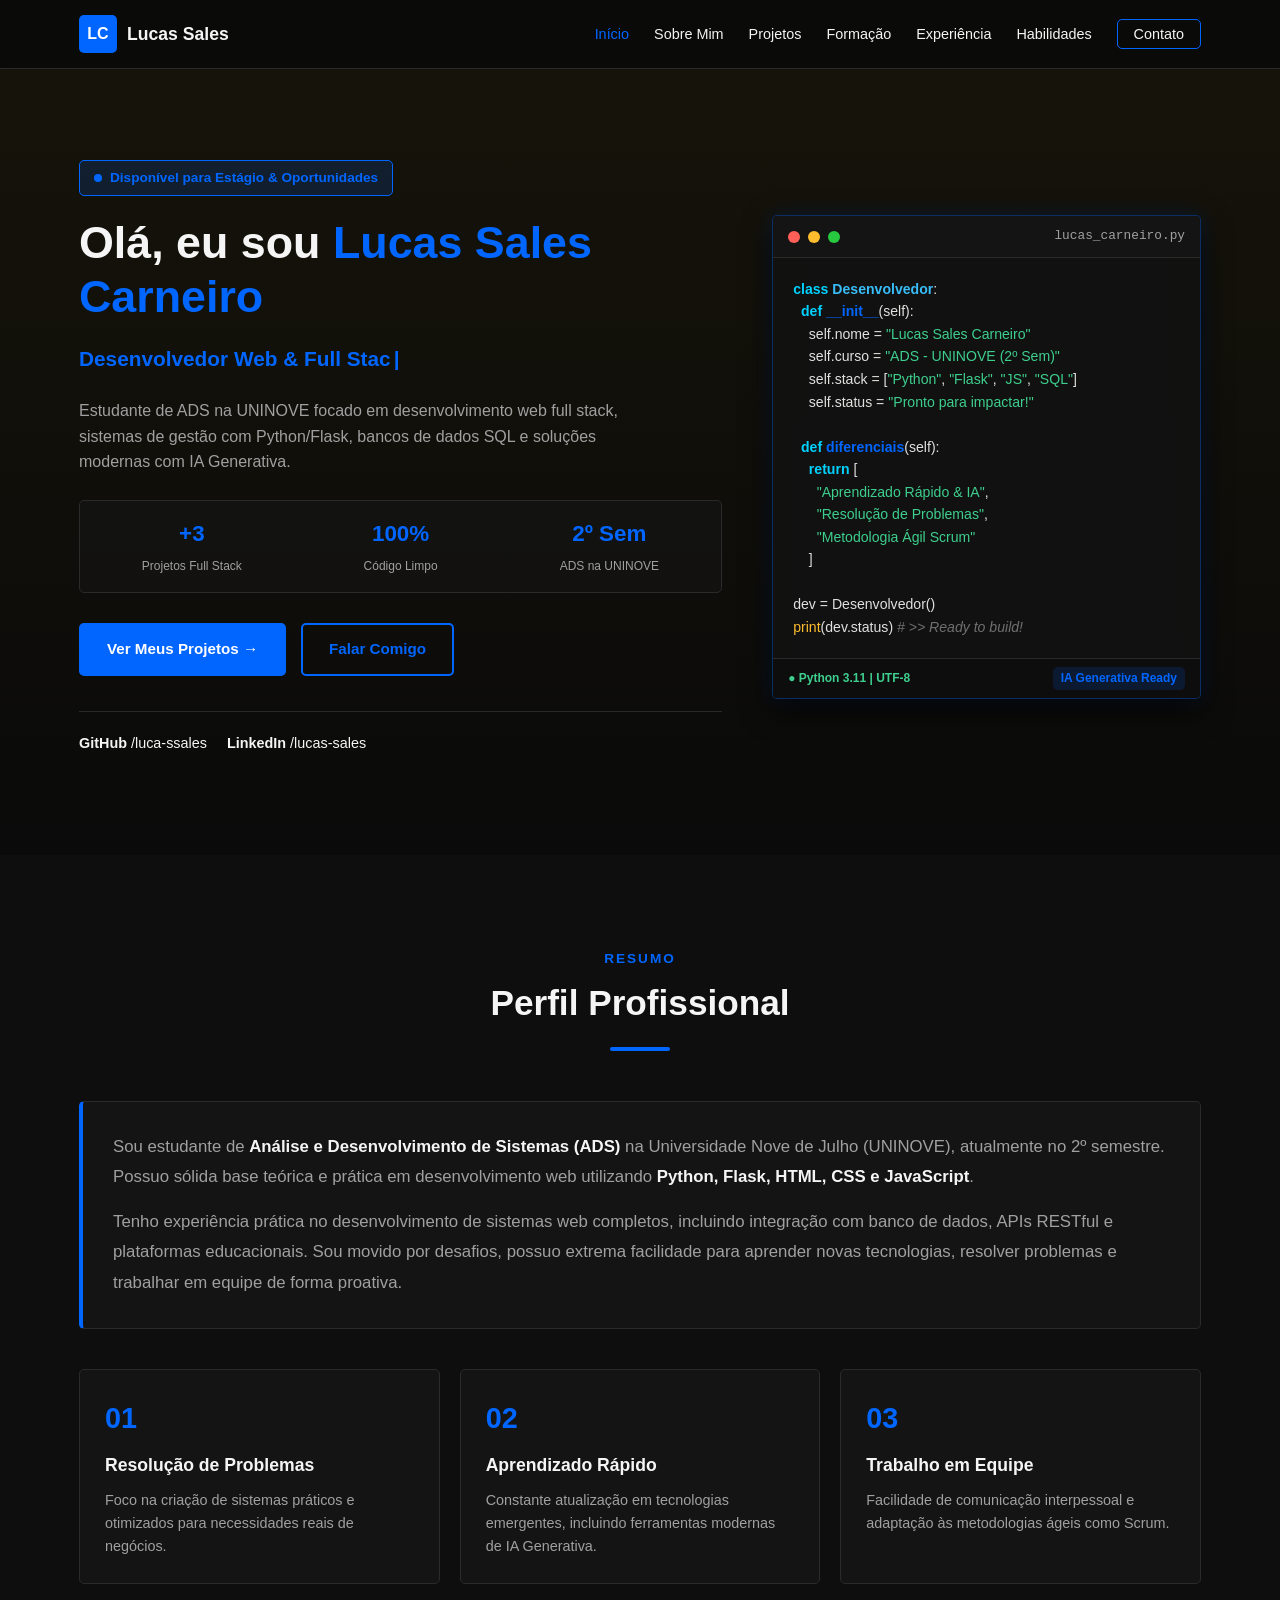
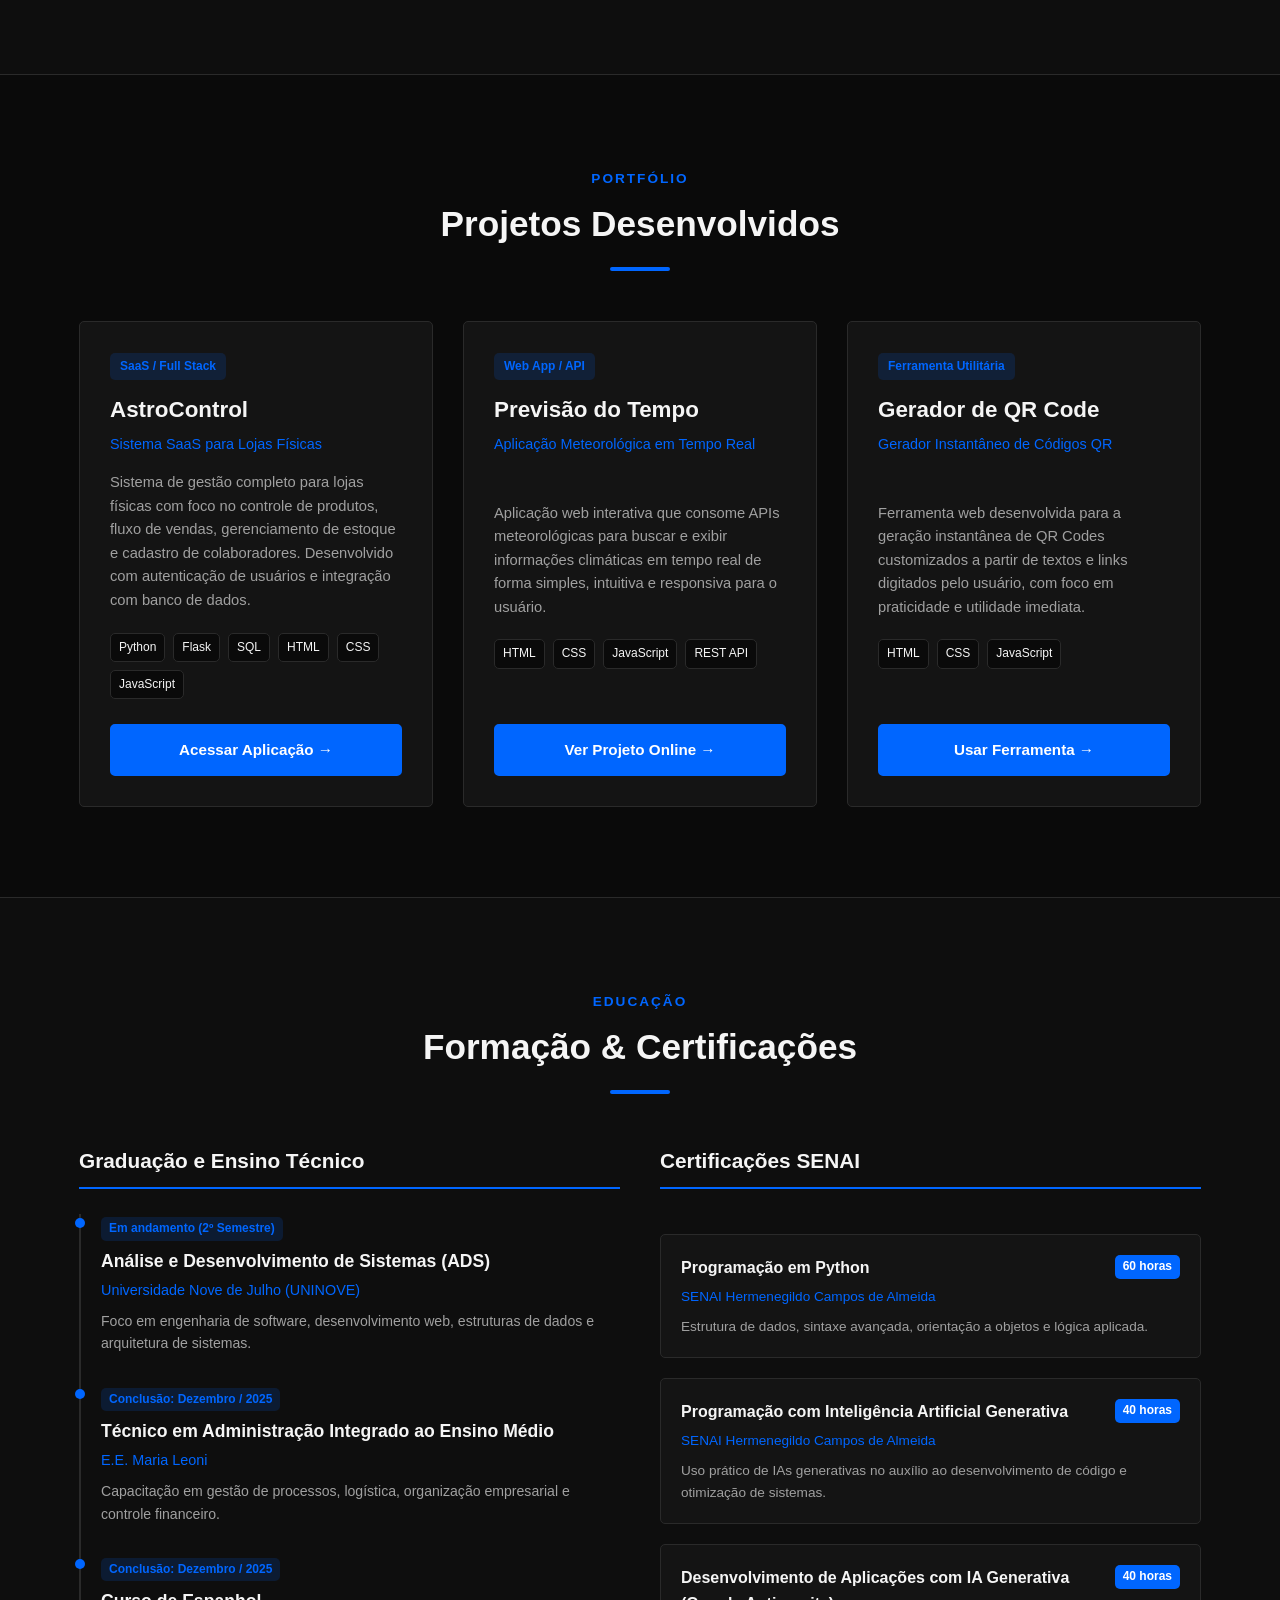
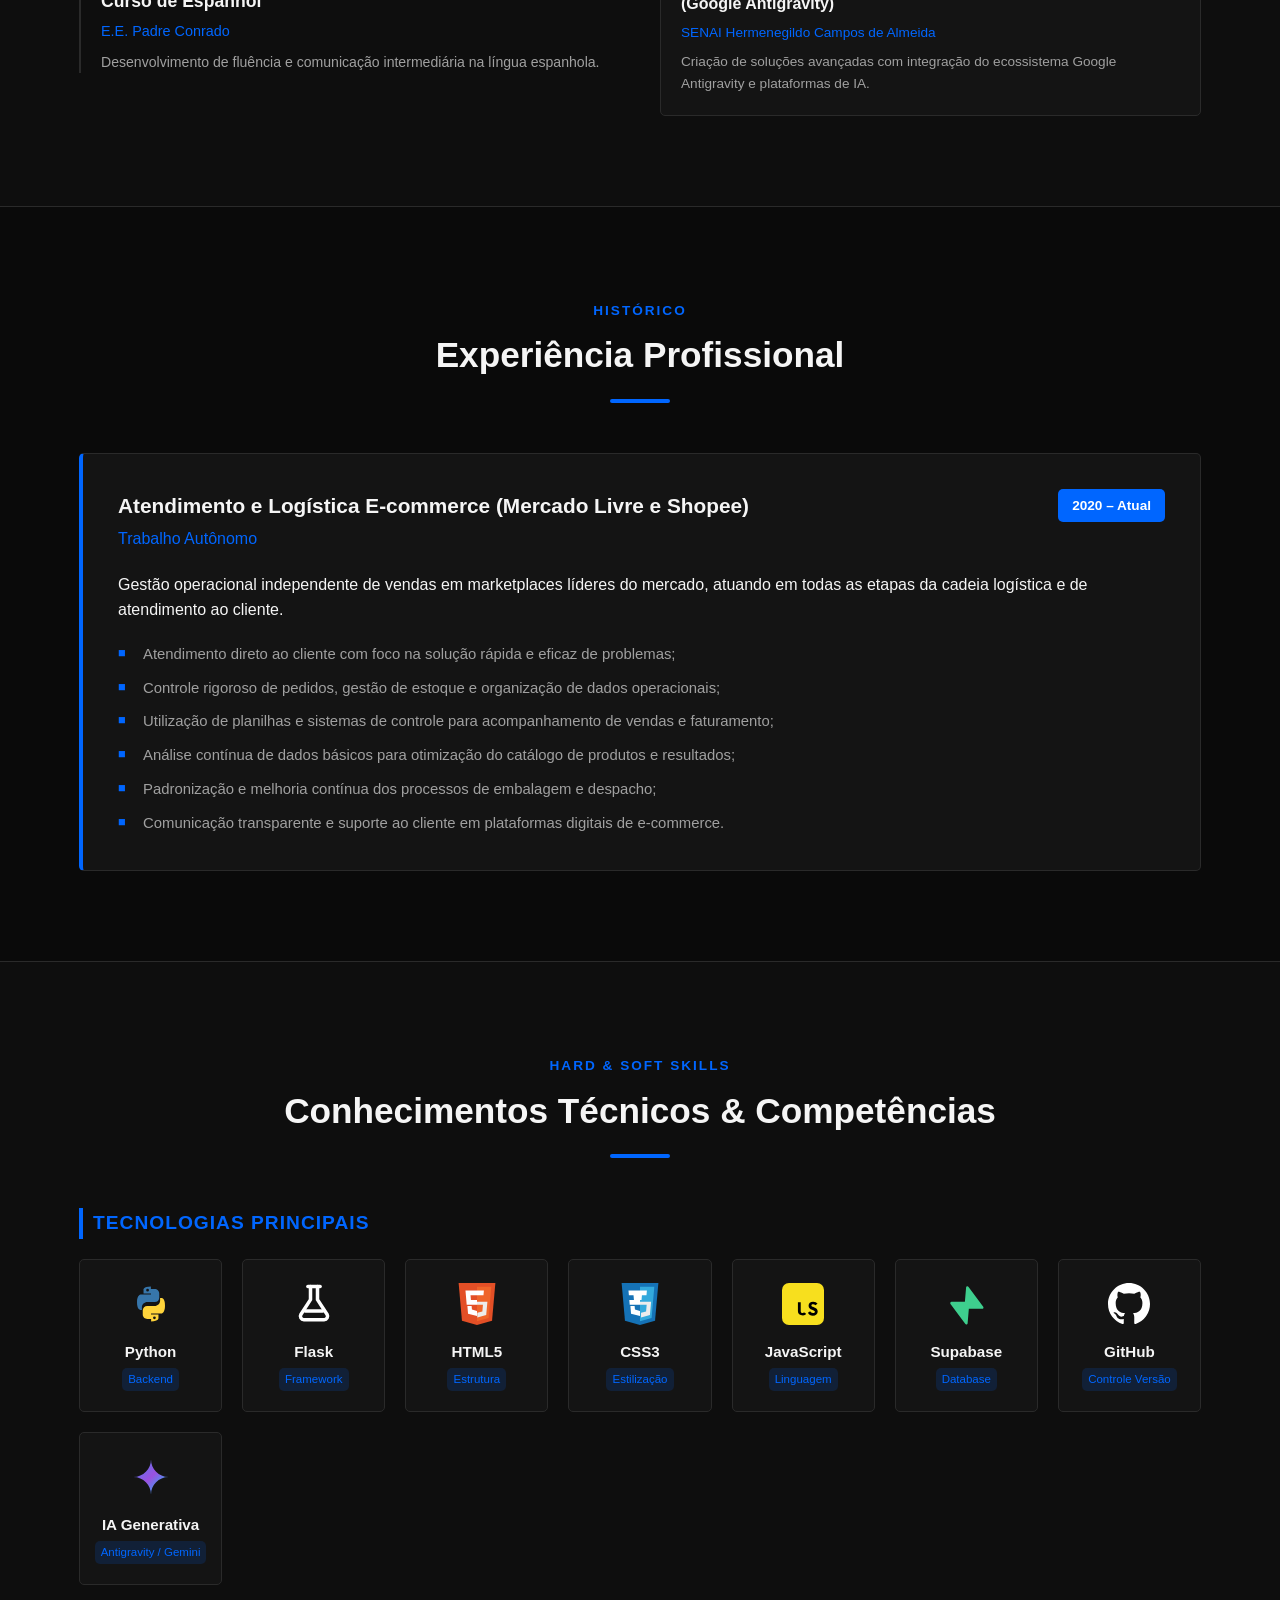
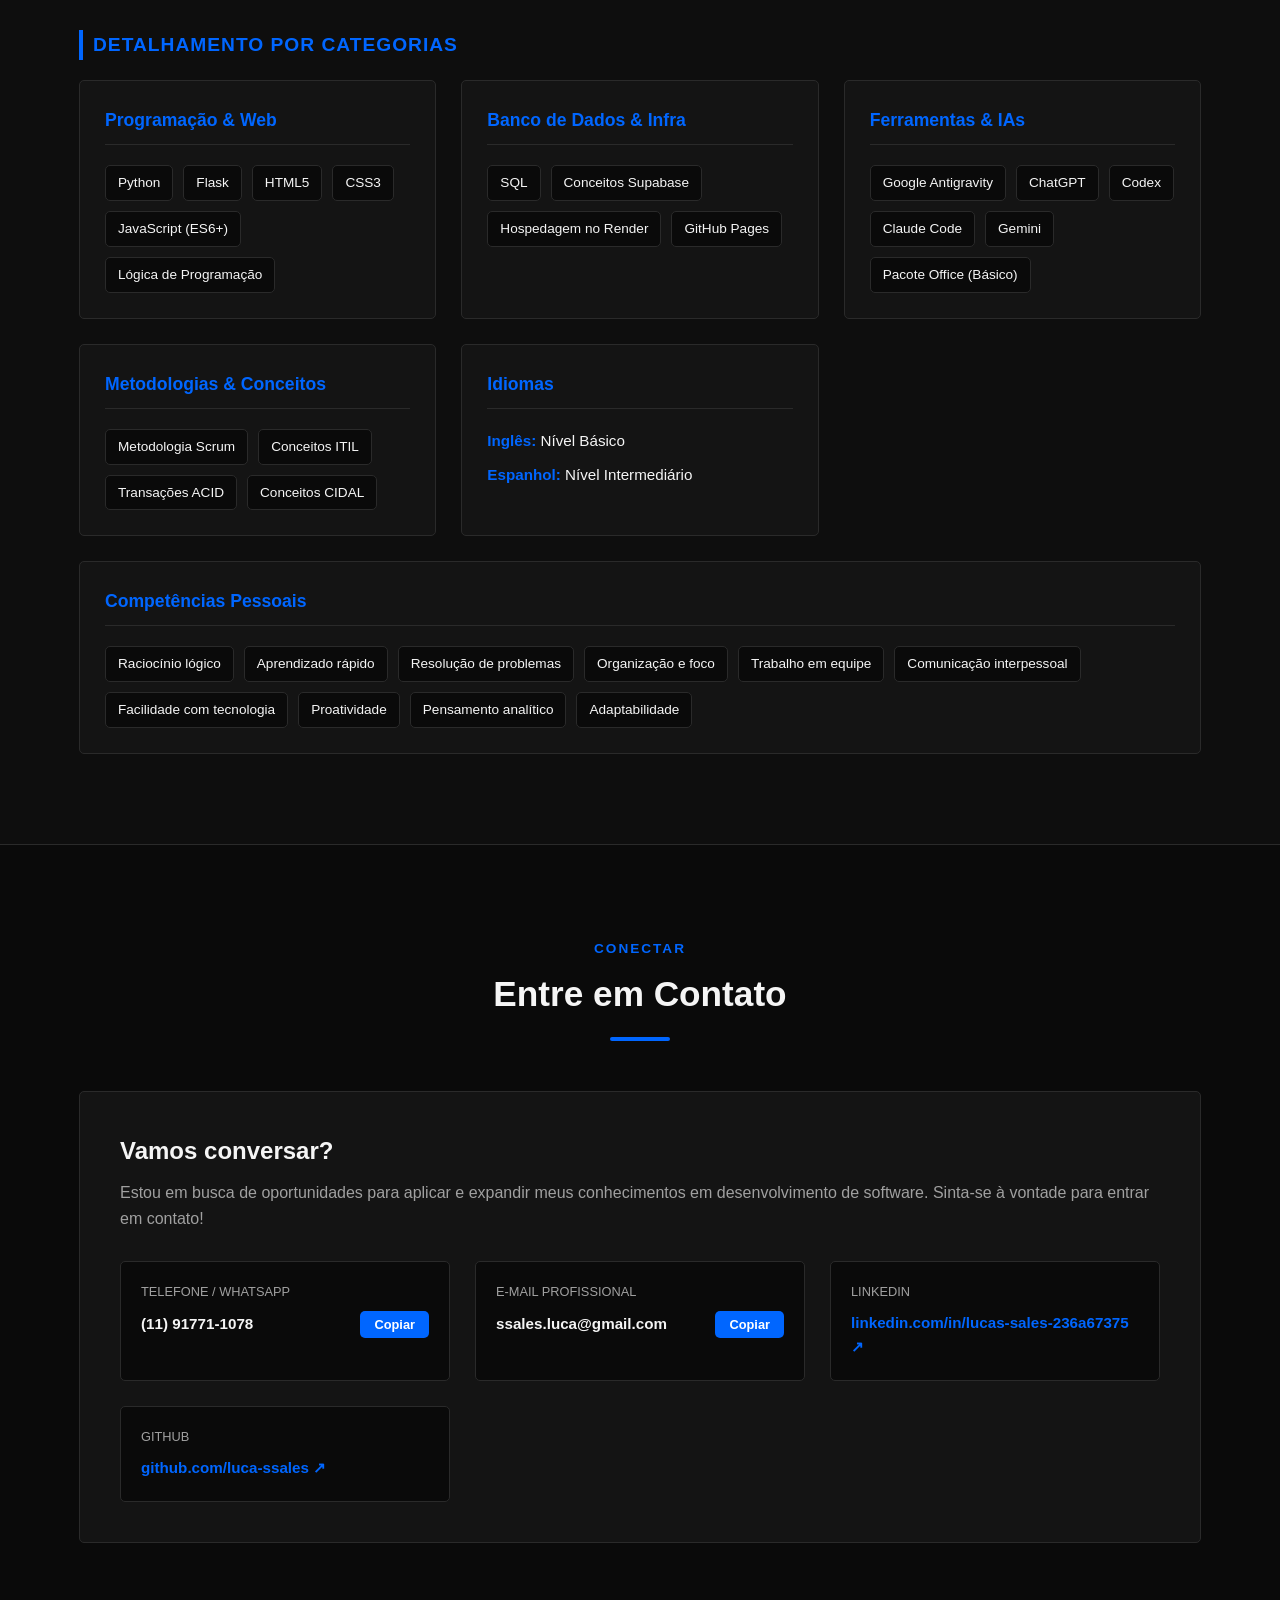
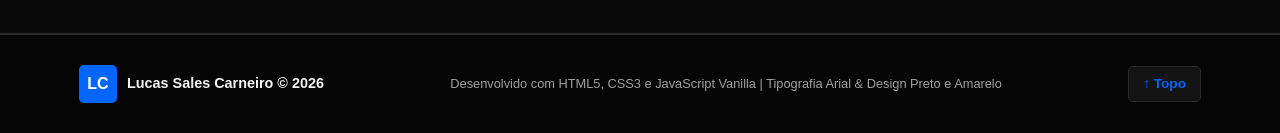
<file: Google-Antigravity-SENAI/Lading Page/index.html>
<!DOCTYPE html>
<!-- 
  ===================================================================
  LANDING PAGE - CURRÍCULO PROFISSIONAL DE LUCAS SALES CARNEIRO
  ===================================================================
  Desenvolvido com HTML5 Semântico, CSS3 e JavaScript Vanilla.
  Estilização padronizada segundo diretrizes de fonte Arial, 
  cantos arredondados de 5px e esquema de cores em Preto e Amarelo.
  ===================================================================
-->
<html lang="pt-BR">
<head>
  <!-- Meta tags fundamentais para codificação de caracteres e suporte mobile -->
  <meta charset="UTF-8">
  <meta name="viewport" content="width=device-width, initial-scale=1.0">
  <meta name="description" content="Portfólio e Currículo Profissional de Lucas Sales Carneiro - Desenvolvedor Web e Estudante de Análise e Desenvolvimento de Sistemas (ADS).">
  <meta name="author" content="Lucas Sales Carneiro">
  
  <title>Lucas Sales Carneiro | Desenvolvedor Web & ADS</title>
  
  <!-- Link para o arquivo externo de estilização CSS -->
  <link rel="stylesheet" href="style.css">
</head>
<body>

  <!-- ===================================================================
       CABEÇALHO E NAVEGAÇÃO PRINCIPAL
       =================================================================== -->
  <header class="header-principal" id="header">
    <div class="container header-container">
      
      <!-- Logotipo textual com iniciais estilizadas em amarelo e preto -->
      <a href="#inicio" class="logo-link" title="Voltar ao início">
        <span class="logo-avatar">LC</span>
        <span class="logo-texto">Lucas Sales</span>
      </a>

      <!-- Botão hambúrguer para alternar menu em telas menores (Mobile) -->
      <button class="menu-toggle" id="menuToggle" aria-label="Abrir Menu de Navegação">
        <span class="linha-menu"></span>
        <span class="linha-menu"></span>
        <span class="linha-menu"></span>
      </button>

      <!-- Links de navegação suave entre as seções da página -->
      <nav class="nav-menu" id="navMenu">
        <ul class="nav-lista">
          <li><a href="#inicio" class="nav-link ativo">Início</a></li>
          <li><a href="#perfil" class="nav-link">Sobre Mim</a></li>
          <li><a href="#projetos" class="nav-link">Projetos</a></li>
          <li><a href="#formacao" class="nav-link">Formação</a></li>
          <li><a href="#experiencia" class="nav-link">Experiência</a></li>
          <li><a href="#habilidades" class="nav-link">Habilidades</a></li>
          <li><a href="#contato" class="nav-link btn-destaque-header">Contato</a></li>
        </ul>
      </nav>

    </div>
  </header>

  <main>
    <!-- ===================================================================
         SEÇÃO HERO / APRESENTAÇÃO INICIAL
         =================================================================== -->
    <section class="secao-hero" id="inicio">
      <div class="container hero-container">
        
        <!-- Conteúdo textual da seção Hero -->
        <div class="hero-conteudo">
          <!-- Badge indicativo de status profissional -->
          <div class="badge-status">
            <span class="ponto-status"></span>
            Disponível para Estágio & Oportunidades
          </div>
          
          <h1 class="hero-titulo">
            Olá, eu sou <span class="destaque-amarelo">Lucas Sales Carneiro</span>
          </h1>
          
          <!-- Subtítulo dinâmico com Efeito Máquina de Escrever -->
          <h2 class="hero-subtitulo">
            <span class="texto-maquina" id="textoMaquina"></span><span class="cursor-maquina">|</span>
          </h2>
          
          <p class="hero-descricao">
            Estudante de ADS na UNINOVE focado em desenvolvimento web full stack, sistemas de gestão com Python/Flask, bancos de dados SQL e soluções modernas com IA Generativa.
          </p>

          <!-- Métricas Rápidas para Recrutadores -->
          <div class="grid-metricas-hero">
            <div class="item-metrica">
              <span class="numero-metrica">+3</span>
              <span class="rotulo-metrica">Projetos Full Stack</span>
            </div>
            <div class="item-metrica">
              <span class="numero-metrica">100%</span>
              <span class="rotulo-metrica">Código Limpo</span>
            </div>
            <div class="item-metrica">
              <span class="numero-metrica">2º Sem</span>
              <span class="rotulo-metrica">ADS na UNINOVE</span>
            </div>
          </div>

          <!-- Botões de Ação Principal (CTAs) -->
          <div class="hero-acoes">
            <a href="#projetos" class="btn btn-amarelo">Ver Meus Projetos &rarr;</a>
            <a href="#contato" class="btn btn-outline">Falar Comigo</a>
          </div>

          <!-- Links para redes profissionais e contato rápido -->
          <div class="hero-redes">
            <a href="https://github.com/luca-ssales" target="_blank" rel="noopener noreferrer" class="link-rede" title="Perfil no GitHub">
              <strong>GitHub</strong> /luca-ssales
            </a>
            <a href="https://linkedin.com/in/lucas-sales-236a67375" target="_blank" rel="noopener noreferrer" class="link-rede" title="Perfil no LinkedIn">
              <strong>LinkedIn</strong> /lucas-sales
            </a>
          </div>
        </div>

        <!-- Terminal de Código Interativo Glassmorphic (Sem foto pessoal) -->
        <div class="hero-grafico">
          <div class="card-terminal-codigo">
            <!-- Barra superior do terminal de desenvolvimento -->
            <div class="terminal-cabecalho">
              <div class="botoes-terminal">
                <span class="botao-janela fechar"></span>
                <span class="botao-janela minimizar"></span>
                <span class="botao-janela expandir"></span>
              </div>
              <span class="titulo-terminal">lucas_carneiro.py</span>
            </div>
            <!-- Corpo do terminal com sintaxe destacada -->
            <div class="terminal-corpo">
              <pre><code><span class="code-kw">class</span> <span class="code-cls">Desenvolvedor</span>:
  <span class="code-kw">def</span> <span class="code-fn">__init__</span>(self):
    self.nome = <span class="code-str">"Lucas Sales Carneiro"</span>
    self.curso = <span class="code-str">"ADS - UNINOVE (2º Sem)"</span>
    self.stack = [<span class="code-str">"Python"</span>, <span class="code-str">"Flask"</span>, <span class="code-str">"JS"</span>, <span class="code-str">"SQL"</span>]
    self.status = <span class="code-str">"Pronto para impactar!"</span>
    
  <span class="code-kw">def</span> <span class="code-fn">diferenciais</span>(self):
    <span class="code-kw">return</span> [
      <span class="code-str">"Aprendizado Rápido &amp; IA"</span>,
      <span class="code-str">"Resolução de Problemas"</span>,
      <span class="code-str">"Metodologia Ágil Scrum"</span>
    ]

dev = Desenvolvedor()
<span class="code-cmd">print</span>(dev.status) <span class="code-cmt"># &gt;&gt; Ready to build!</span></code></pre>
            </div>
            <!-- Rodapé informativo do terminal -->
            <div class="terminal-rodape">
              <span class="status-terminal">● Python 3.11 | UTF-8</span>
              <span class="tag-terminal-ia">IA Generativa Ready</span>
            </div>
          </div>
        </div>

      </div>
    </section>

    <!-- ===================================================================
         SEÇÃO PERFIL PROFISSIONAL
         =================================================================== -->
    <section class="secao secao-escura" id="perfil">
      <div class="container">
        
        <div class="cabecalho-secao">
          <span class="subtitulo-secao">Resumo</span>
          <h2 class="titulo-secao">Perfil Profissional</h2>
          <div class="divisor-amarelo"></div>
        </div>

        <div class="grid-perfil">
          <!-- Texto de apresentação do perfil -->
          <div class="cartao-perfil-texto">
            <p>
              Sou estudante de <strong>Análise e Desenvolvimento de Sistemas (ADS)</strong> na Universidade Nove de Julho (UNINOVE), atualmente no 2º semestre. Possuo sólida base teórica e prática em desenvolvimento web utilizando <strong>Python, Flask, HTML, CSS e JavaScript</strong>.
            </p>
            <p>
              Tenho experiência prática no desenvolvimento de sistemas web completos, incluindo integração com banco de dados, APIs RESTful e plataformas educacionais. Sou movido por desafios, possuo extrema facilidade para aprender novas tecnologias, resolver problemas e trabalhar em equipe de forma proativa.
            </p>
          </div>

          <!-- Destaques rápidos sobre diferenciais profissionais -->
          <div class="grid-diferenciais">
            <div class="cartao-diferencial">
              <div class="numero-diferencial">01</div>
              <h3>Resolução de Problemas</h3>
              <p>Foco na criação de sistemas práticos e otimizados para necessidades reais de negócios.</p>
            </div>
            
            <div class="cartao-diferencial">
              <div class="numero-diferencial">02</div>
              <h3>Aprendizado Rápido</h3>
              <p>Constante atualização em tecnologias emergentes, incluindo ferramentas modernas de IA Generativa.</p>
            </div>

            <div class="cartao-diferencial">
              <div class="numero-diferencial">03</div>
              <h3>Trabalho em Equipe</h3>
              <p>Facilidade de comunicação interpessoal e adaptação às metodologias ágeis como Scrum.</p>
            </div>
          </div>

        </div>

      </div>
    </section>

    <!-- ===================================================================
         SEÇÃO PROJETOS EM DESTAQUE
         =================================================================== -->
    <section class="secao" id="projetos">
      <div class="container">
        
        <div class="cabecalho-secao">
          <span class="subtitulo-secao">Portfólio</span>
          <h2 class="titulo-secao">Projetos Desenvolvidos</h2>
          <div class="divisor-amarelo"></div>
        </div>

        <!-- Grade de exibição dos cartões de projetos -->
        <div class="grid-projetos">
          
          <!-- Projeto 1: AstroControl -->
          <article class="cartao-projeto">
            <div class="projeto-cabecalho">
              <span class="badge-projeto">SaaS / Full Stack</span>
              <h3 class="projeto-titulo">AstroControl</h3>
              <p class="projeto-subtitulo">Sistema SaaS para Lojas Físicas</p>
            </div>
            <div class="projeto-corpo">
              <p class="projeto-descricao">
                Sistema de gestão completo para lojas físicas com foco no controle de produtos, fluxo de vendas, gerenciamento de estoque e cadastro de colaboradores. Desenvolvido com autenticação de usuários e integração com banco de dados.
              </p>
              <!-- Lista de tecnologias aplicadas no projeto -->
              <div class="projeto-tecnologias">
                <span class="tag-tech">Python</span>
                <span class="tag-tech">Flask</span>
                <span class="tag-tech">SQL</span>
                <span class="tag-tech">HTML</span>
                <span class="tag-tech">CSS</span>
                <span class="tag-tech">JavaScript</span>
              </div>
            </div>
            <div class="projeto-rodape">
              <a href="https://astrocontrol-1.onrender.com/" target="_blank" rel="noopener noreferrer" class="btn btn-amarelo btn-bloco">
                Acessar Aplicação &rarr;
              </a>
            </div>
          </article>

          <!-- Projeto 2: API de Previsão do Tempo -->
          <article class="cartao-projeto">
            <div class="projeto-cabecalho">
              <span class="badge-projeto">Web App / API</span>
              <h3 class="projeto-titulo">Previsão do Tempo</h3>
              <p class="projeto-subtitulo">Aplicação Meteorológica em Tempo Real</p>
            </div>
            <div class="projeto-corpo">
              <p class="projeto-descricao">
                Aplicação web interativa que consome APIs meteorológicas para buscar e exibir informações climáticas em tempo real de forma simples, intuitiva e responsiva para o usuário.
              </p>
              <!-- Lista de tecnologias aplicadas no projeto -->
              <div class="projeto-tecnologias">
                <span class="tag-tech">HTML</span>
                <span class="tag-tech">CSS</span>
                <span class="tag-tech">JavaScript</span>
                <span class="tag-tech">REST API</span>
              </div>
            </div>
            <div class="projeto-rodape">
              <a href="https://luca-ssales.github.io/Previsao/" target="_blank" rel="noopener noreferrer" class="btn btn-amarelo btn-bloco">
                Ver Projeto Online &rarr;
              </a>
            </div>
          </article>

          <!-- Projeto 3: Gerador Automático de QR Code -->
          <article class="cartao-projeto">
            <div class="projeto-cabecalho">
              <span class="badge-projeto">Ferramenta Utilitária</span>
              <h3 class="projeto-titulo">Gerador de QR Code</h3>
              <p class="projeto-subtitulo">Gerador Instantâneo de Códigos QR</p>
            </div>
            <div class="projeto-corpo">
              <p class="projeto-descricao">
                Ferramenta web desenvolvida para a geração instantânea de QR Codes customizados a partir de textos e links digitados pelo usuário, com foco em praticidade e utilidade imediata.
              </p>
              <!-- Lista de tecnologias aplicadas no projeto -->
              <div class="projeto-tecnologias">
                <span class="tag-tech">HTML</span>
                <span class="tag-tech">CSS</span>
                <span class="tag-tech">JavaScript</span>
              </div>
            </div>
            <div class="projeto-rodape">
              <a href="https://luca-ssales.github.io/Robo-QR/" target="_blank" rel="noopener noreferrer" class="btn btn-amarelo btn-bloco">
                Usar Ferramenta &rarr;
              </a>
            </div>
          </article>

        </div>

      </div>
    </section>

    <!-- ===================================================================
         SEÇÃO FORMAÇÃO ACADÊMICA E CURSOS
         =================================================================== -->
    <section class="secao secao-escura" id="formacao">
      <div class="container">
        
        <div class="cabecalho-secao">
          <span class="subtitulo-secao">Educação</span>
          <h2 class="titulo-secao">Formação & Certificações</h2>
          <div class="divisor-amarelo"></div>
        </div>

        <div class="grid-duplo-formacao">
          
          <!-- Coluna 1: Formação Acadêmica Gradual -->
          <div class="bloco-linha-tempo">
            <h3 class="titulo-bloco-formacao">Graduação e Ensino Técnico</h3>
            
            <div class="linha-tempo">
              
              <!-- Item 1: ADS -->
              <div class="item-linha-tempo">
                <div class="marcador-linha"></div>
                <div class="conteudo-linha">
                  <span class="periodo-tag">Em andamento (2º Semestre)</span>
                  <h4 class="curso-titulo">Análise e Desenvolvimento de Sistemas (ADS)</h4>
                  <p class="instituicao-nome">Universidade Nove de Julho (UNINOVE)</p>
                  <p class="descricao-item-linha">Foco em engenharia de software, desenvolvimento web, estruturas de dados e arquitetura de sistemas.</p>
                </div>
              </div>

              <!-- Item 2: Técnico em Administração -->
              <div class="item-linha-tempo">
                <div class="marcador-linha"></div>
                <div class="conteudo-linha">
                  <span class="periodo-tag">Conclusão: Dezembro / 2025</span>
                  <h4 class="curso-titulo">Técnico em Administração Integrado ao Ensino Médio</h4>
                  <p class="instituicao-nome">E.E. Maria Leoni</p>
                  <p class="descricao-item-linha">Capacitação em gestão de processos, logística, organização empresarial e controle financeiro.</p>
                </div>
              </div>

              <!-- Item 3: Curso de Espanhol -->
              <div class="item-linha-tempo">
                <div class="marcador-linha"></div>
                <div class="conteudo-linha">
                  <span class="periodo-tag">Conclusão: Dezembro / 2025</span>
                  <h4 class="curso-titulo">Curso de Espanhol</h4>
                  <p class="instituicao-nome">E.E. Padre Conrado</p>
                  <p class="descricao-item-linha">Desenvolvimento de fluência e comunicação intermediária na língua espanhola.</p>
                </div>
              </div>

            </div>
          </div>

          <!-- Coluna 2: Cursos de Especialização SENAI -->
          <div class="bloco-certificacoes">
            <h3 class="titulo-bloco-formacao">Certificações SENAI</h3>
            
            <div class="cartao-certificacao">
              <div class="horas-tag">60 horas</div>
              <h4>Programação em Python</h4>
              <p class="emissor-certificacao">SENAI Hermenegildo Campos de Almeida</p>
              <p class="detalhes-certificacao">Estrutura de dados, sintaxe avançada, orientação a objetos e lógica aplicada.</p>
            </div>

            <div class="cartao-certificacao">
              <div class="horas-tag">40 horas</div>
              <h4>Programação com Inteligência Artificial Generativa</h4>
              <p class="emissor-certificacao">SENAI Hermenegildo Campos de Almeida</p>
              <p class="detalhes-certificacao">Uso prático de IAs generativas no auxílio ao desenvolvimento de código e otimização de sistemas.</p>
            </div>

            <div class="cartao-certificacao">
              <div class="horas-tag">40 horas</div>
              <h4>Desenvolvimento de Aplicações com IA Generativa (Google Antigravity)</h4>
              <p class="emissor-certificacao">SENAI Hermenegildo Campos de Almeida</p>
              <p class="detalhes-certificacao">Criação de soluções avançadas com integração do ecossistema Google Antigravity e plataformas de IA.</p>
            </div>

          </div>

        </div>

      </div>
    </section>

    <!-- ===================================================================
         SEÇÃO EXPERIÊNCIA PROFISSIONAL
         =================================================================== -->
    <section class="secao" id="experiencia">
      <div class="container">
        
        <div class="cabecalho-secao">
          <span class="subtitulo-secao">Histórico</span>
          <h2 class="titulo-secao">Experiência Profissional</h2>
          <div class="divisor-amarelo"></div>
        </div>

        <div class="cartao-experiencia">
          <div class="experiencia-cabecalho">
            <div>
              <h3 class="cargo-titulo">Atendimento e Logística E-commerce (Mercado Livre e Shopee)</h3>
              <p class="empresa-nome">Trabalho Autônomo</p>
            </div>
            <span class="periodo-badge">2020 – Atual</span>
          </div>

          <div class="experiencia-corpo">
            <p class="experiencia-resumo">
              Gestão operacional independente de vendas em marketplaces líderes do mercado, atuando em todas as etapas da cadeia logística e de atendimento ao cliente.
            </p>
            <!-- Lista de responsabilidades operacionais -->
            <ul class="lista-responsabilidades">
              <li>Atendimento direto ao cliente com foco na solução rápida e eficaz de problemas;</li>
              <li>Controle rigoroso de pedidos, gestão de estoque e organização de dados operacionais;</li>
              <li>Utilização de planilhas e sistemas de controle para acompanhamento de vendas e faturamento;</li>
              <li>Análise contínua de dados básicos para otimização do catálogo de produtos e resultados;</li>
              <li>Padronização e melhoria contínua dos processos de embalagem e despacho;</li>
              <li>Comunicação transparente e suporte ao cliente em plataformas digitais de e-commerce.</li>
            </ul>
          </div>
        </div>

      </div>
    </section>

    <!-- ===================================================================
         SEÇÃO HABILIDADES, TECNOLOGIAS E COMPETÊNCIAS
         =================================================================== -->
    <section class="secao secao-escura" id="habilidades">
      <div class="container">
        
        <div class="cabecalho-secao">
          <span class="subtitulo-secao">Hard & Soft Skills</span>
          <h2 class="titulo-secao">Conhecimentos Técnicos & Competências</h2>
          <div class="divisor-amarelo"></div>
        </div>

        <!-- Subtítulo e Grade Visual de Ícones de Tecnologias -->
        <h3 class="subtitulo-grid-tech">Tecnologias Principais</h3>
        
        <div class="grid-icones-tech">
          
          <!-- Ícone Oficial: Python -->
          <div class="cartao-icone-tech" title="Linguagem Python">
            <div class="container-svg-tech">
              <svg viewBox="0 0 24 24" width="42" height="42" fill="none">
                <path d="M11.927 2.007c-4.49 0-4.2 1.947-4.2 1.947l.006 2.019h4.257v.606H6.012s-2.012.23-2.012 4.468c0 4.239 1.751 4.316 1.751 4.316h1.047v-1.472c0-1.688 1.442-2.99 3.13-2.99h4.25c1.407 0 2.535-1.127 2.535-2.534V5.973c0-1.407-1.21-2.52-2.617-2.527h-2.169zm-1.89 1.34a.787.787 0 1 1 0 1.574.787.787 0 0 1 0-1.574z" fill="#3776AB"/>
                <path d="M12.073 21.993c4.49 0 4.2-1.947 4.2-1.947l-.006-2.019h-4.257v-.606h5.978s2.012-.23 2.012-4.468c0-4.239-1.751-4.316-1.751-4.316h-1.047v1.472c0 1.688-1.442 2.99-3.13 2.99h-4.25c-1.407 0-2.535 1.127-2.535 2.534v2.383c0 1.407 1.21 2.52 2.617 2.527h2.169zm1.89-1.34a.787.787 0 1 1 0-1.574.787.787 0 0 1 0 1.574z" fill="#FFD43B"/>
              </svg>
            </div>
            <span class="nome-tech-icone">Python</span>
            <span class="categoria-tech-icone">Backend</span>
          </div>

          <!-- Ícone Oficial: Flask -->
          <div class="cartao-icone-tech" title="Framework Flask">
            <div class="container-svg-tech">
              <svg viewBox="0 0 24 24" width="42" height="42" fill="none" stroke="#FFFFFF" stroke-width="2" stroke-linecap="round" stroke-linejoin="round">
                <path d="M10 2v7.5L4.5 18a2 2 0 0 0 1.7 3h11.6a2 2 0 0 0 1.7-3L14 9.5V2"/>
                <path d="M8.5 2h7"/>
                <path d="M7 16h10"/>
              </svg>
            </div>
            <span class="nome-tech-icone">Flask</span>
            <span class="categoria-tech-icone">Framework</span>
          </div>

          <!-- Ícone Oficial: HTML5 -->
          <div class="cartao-icone-tech" title="HTML5 Semântico">
            <div class="container-svg-tech">
              <svg viewBox="0 0 24 24" width="42" height="42" fill="none">
                <path d="M1.5 0h21l-1.91 21.563L11.97 24l-8.564-2.438L1.5 0z" fill="#E34F26"/>
                <path d="M12 2.18v19.67l6.634-1.888 1.547-17.782H12z" fill="#EF652A"/>
                <path d="M12 9.75H8.531l-.232-2.718h7.404l.236-2.679H5.414l.7 8.073H12v-2.676zm0 6.222l-2.889-.781-.184-2.072H6.516l.36 4.382 5.124 1.403V15.972z" fill="#FFFFFF"/>
                <path d="M12 9.75v2.676h3.407l-.341 3.8-2.888.781v2.709l5.084-1.393.684-7.669H12z" fill="#ECECEC"/>
              </svg>
            </div>
            <span class="nome-tech-icone">HTML5</span>
            <span class="categoria-tech-icone">Estrutura</span>
          </div>

          <!-- Ícone Oficial: CSS3 -->
          <div class="cartao-icone-tech" title="CSS3 Moderno">
            <div class="container-svg-tech">
              <svg viewBox="0 0 24 24" width="42" height="42" fill="none">
                <path d="M1.5 0h21l-1.91 21.563L11.97 24l-8.564-2.438L1.5 0z" fill="#1572B6"/>
                <path d="M12 2.18v19.67l6.634-1.888 1.547-17.782H12z" fill="#33A9DC"/>
                <path d="M12 9.75H8.531l-.232-2.718h7.404l.236-2.679H5.414l.232 2.679h7.457l-.232 2.715H5.878l.232 2.679H12V9.75z" fill="#FFFFFF"/>
                <path d="M12 15.972l-2.889-.781-.184-2.072H6.516l.36 4.382 5.124 1.403v-2.932z" fill="#FFFFFF"/>
                <path d="M12 9.75v2.679h3.816l-.341 3.8-2.888.781v2.709l5.084-1.393.684-7.669H12z" fill="#ECECEC"/>
              </svg>
            </div>
            <span class="nome-tech-icone">CSS3</span>
            <span class="categoria-tech-icone">Estilização</span>
          </div>

          <!-- Ícone Oficial: JavaScript -->
          <div class="cartao-icone-tech" title="JavaScript Vanilla / ES6">
            <div class="container-svg-tech">
              <svg viewBox="0 0 24 24" width="42" height="42">
                <rect width="24" height="24" rx="4" fill="#F7DF1E"/>
                <path d="M12 18.5c.8 0 1.5-.4 1.8-1l-1.3-.8c-.2.3-.4.5-.8.5-.6 0-1-.4-1-1.2V11h-1.6v5.2c0 1.5 1 2.3 2.9 2.3zm5.6.2c1.7 0 2.8-.9 2.8-2.4 0-1.4-.9-2-2.2-2.5l-.5-.2c-.6-.2-.9-.4-.9-.8 0-.4.4-.7 1-.7.6 0 1 .2 1.2.6l1.3-.8c-.5-.8-1.3-1.2-2.5-1.2-1.6 0-2.6.9-2.6 2.3 0 1.3.8 1.9 2 2.3l.5.2c.7.3 1.1.5 1.1.9 0 .5-.4.8-1.1.8-.8 0-1.3-.4-1.6-1l-1.3.8c.5 1 1.6 1.7 2.8 1.7z" fill="#000000"/>
              </svg>
            </div>
            <span class="nome-tech-icone">JavaScript</span>
            <span class="categoria-tech-icone">Linguagem</span>
          </div>

          <!-- Ícone Oficial: Supabase -->
          <div class="cartao-icone-tech" title="Supabase & SQL">
            <div class="container-svg-tech">
              <svg viewBox="0 0 24 24" width="42" height="42" fill="none">
                <path d="M13.35 2.082a.75.75 0 0 0-1.293.473l-.689 8.212H3.75a.75.75 0 0 0-.606 1.19l8.5 11.5a.75.75 0 0 0 1.293-.473l.689-8.212h7.618a.75.75 0 0 0 .606-1.19l-8.5-11.5z" fill="#3ECF8E"/>
              </svg>
            </div>
            <span class="nome-tech-icone">Supabase</span>
            <span class="categoria-tech-icone">Database</span>
          </div>

          <!-- Ícone Oficial: GitHub -->
          <div class="cartao-icone-tech" title="GitHub & Git">
            <div class="container-svg-tech">
              <svg viewBox="0 0 24 24" width="42" height="42" fill="#FFFFFF">
                <path d="M12 0C5.37 0 0 5.37 0 12c0 5.31 3.435 9.795 8.205 11.385.6.105.825-.255.825-.57 0-.285-.015-1.23-.015-2.235-3.015.555-3.795-.735-4.035-1.41-.135-.345-.72-1.41-1.23-1.695-.42-.225-1.02-.78-.015-.795.945-.015 1.62.87 1.845 1.23 1.08 1.815 2.805 1.305 3.495.99.105-.78.42-1.305.765-1.605-2.67-.3-5.46-1.335-5.46-5.925 0-1.305.465-2.385 1.23-3.225-.12-.3-.54-1.53.12-3.18 0 0 1.005-.315 3.3 1.23.96-.27 1.98-.405 3-.405s2.04.135 3 .405c2.295-1.56 3.3-1.23 3.3-1.23.66 1.65.24 2.88.12 3.18.765.84 1.23 1.905 1.23 3.225 0 4.605-2.805 5.625-5.475 5.925.435.375.81 1.095.81 2.22 0 1.605-.015 2.895-.015 3.3 0 .315.225.69.825.57A12.02 12.02 0 0 0 24 12c0-6.63-5.37-12-12-12z"/>
              </svg>
            </div>
            <span class="nome-tech-icone">GitHub</span>
            <span class="categoria-tech-icone">Controle Versão</span>
          </div>

          <!-- Ícone Oficial: Gemini / IA Generativa -->
          <div class="cartao-icone-tech" title="Inteligência Artificial Generativa (Gemini)">
            <div class="container-svg-tech">
              <svg viewBox="0 0 24 24" width="42" height="42" fill="none">
                <defs>
                  <linearGradient id="geminiGrad" x1="0%" y1="0%" x2="100%" y2="100%">
                    <stop offset="0%" stop-color="#4285F4" />
                    <stop offset="50%" stop-color="#9B51E0" />
                    <stop offset="100%" stop-color="#00D2FF" />
                  </linearGradient>
                </defs>
                <path d="M12 2C12 7.52 7.52 12 2 12C7.52 12 12 16.48 12 22C12 16.48 16.48 12 22 12C16.48 12 12 7.52 12 2Z" fill="url(#geminiGrad)"/>
              </svg>
            </div>
            <span class="nome-tech-icone">IA Generativa</span>
            <span class="categoria-tech-icone">Antigravity / Gemini</span>
          </div>

        </div>

        <h3 class="subtitulo-grid-tech">Detalhamento por Categorias</h3>

        <!-- Grade de Categorias Tecnológicas -->
        <div class="grid-habilidades">
          
          <!-- Card: Programação & Web -->
          <div class="cartao-habilidade">
            <h3 class="habilidade-categoria">Programação & Web</h3>
            <ul class="lista-skills-tags">
              <li>Python</li>
              <li>Flask</li>
              <li>HTML5</li>
              <li>CSS3</li>
              <li>JavaScript (ES6+)</li>
              <li>Lógica de Programação</li>
            </ul>
          </div>

          <!-- Card: Banco de Dados & Infra -->
          <div class="cartao-habilidade">
            <h3 class="habilidade-categoria">Banco de Dados & Infra</h3>
            <ul class="lista-skills-tags">
              <li>SQL</li>
              <li>Conceitos Supabase</li>
              <li>Hospedagem no Render</li>
              <li>GitHub Pages</li>
            </ul>
          </div>

          <!-- Card: IAs & Ferramentas -->
          <div class="cartao-habilidade">
            <h3 class="habilidade-categoria">Ferramentas & IAs</h3>
            <ul class="lista-skills-tags">
              <li>Google Antigravity</li>
              <li>ChatGPT</li>
              <li>Codex</li>
              <li>Claude Code</li>
              <li>Gemini</li>
              <li>Pacote Office (Básico)</li>
            </ul>
          </div>

          <!-- Card: Metodologias & Conceitos -->
          <div class="cartao-habilidade">
            <h3 class="habilidade-categoria">Metodologias & Conceitos</h3>
            <ul class="lista-skills-tags">
              <li>Metodologia Scrum</li>
              <li>Conceitos ITIL</li>
              <li>Transações ACID</li>
              <li>Conceitos CIDAL</li>
            </ul>
          </div>

          <!-- Card: Idiomas -->
          <div class="cartao-habilidade">
            <h3 class="habilidade-categoria">Idiomas</h3>
            <div class="item-idioma">
              <strong>Inglês:</strong> Nível Básico
            </div>
            <div class="item-idioma">
              <strong>Espanhol:</strong> Nível Intermediário
            </div>
          </div>

          <!-- Card: Competências Pessoais -->
          <div class="cartao-habilidade cartao-competencias-completas">
            <h3 class="habilidade-categoria">Competências Pessoais</h3>
            <ul class="lista-skills-tags">
              <li>Raciocínio lógico</li>
              <li>Aprendizado rápido</li>
              <li>Resolução de problemas</li>
              <li>Organização e foco</li>
              <li>Trabalho em equipe</li>
              <li>Comunicação interpessoal</li>
              <li>Facilidade com tecnologia</li>
              <li>Proatividade</li>
              <li>Pensamento analítico</li>
              <li>Adaptabilidade</li>
            </ul>
          </div>

        </div>

      </div>
    </section>

    <!-- ===================================================================
         SEÇÃO DE CONTATO E LINKS RÁPIDOS
         =================================================================== -->
    <section class="secao" id="contato">
      <div class="container">
        
        <div class="cabecalho-secao">
          <span class="subtitulo-secao">Conectar</span>
          <h2 class="titulo-secao">Entre em Contato</h2>
          <div class="divisor-amarelo"></div>
        </div>

        <div class="cartao-contato-principal">
          
          <div class="contato-info">
            <h3>Vamos conversar?</h3>
            <p>Estou em busca de oportunidades para aplicar e expandir meus conhecimentos em desenvolvimento de software. Sinta-se à vontade para entrar em contato!</p>
            
            <div class="grid-meios-contato">
              
              <!-- Telefone / WhatsApp -->
              <div class="item-contato-bloco">
                <span class="rotulo-contato">Telefone / WhatsApp</span>
                <div class="valor-contato-copia">
                  <span id="textoTelefone">(11) 91771-1078</span>
                  <button class="btn-copiar" onclick="copiarTexto('textoTelefone', 'Telefone copiado!')" title="Copiar telefone">Copiar</button>
                </div>
              </div>

              <!-- E-mail -->
              <div class="item-contato-bloco">
                <span class="rotulo-contato">E-mail Profissional</span>
                <div class="valor-contato-copia">
                  <span id="textoEmail">ssales.luca@gmail.com</span>
                  <button class="btn-copiar" onclick="copiarTexto('textoEmail', 'E-mail copiado!')" title="Copiar e-mail">Copiar</button>
                </div>
              </div>

              <!-- LinkedIn -->
              <div class="item-contato-bloco">
                <span class="rotulo-contato">LinkedIn</span>
                <a href="https://linkedin.com/in/lucas-sales-236a67375" target="_blank" rel="noopener noreferrer" class="link-externo-contato">
                  linkedin.com/in/lucas-sales-236a67375 &nearr;
                </a>
              </div>

              <!-- GitHub -->
              <div class="item-contato-bloco">
                <span class="rotulo-contato">GitHub</span>
                <a href="https://github.com/luca-ssales" target="_blank" rel="noopener noreferrer" class="link-externo-contato">
                  github.com/luca-ssales &nearr;
                </a>
              </div>

            </div>

          </div>

        </div>

      </div>
    </section>
  </main>

  <!-- ===================================================================
       RODAPÉ DA PÁGINA (FOOTER)
       =================================================================== -->
  <footer class="footer-principal">
    <div class="container footer-container">
      <div class="footer-logo">
        <span class="logo-avatar">LC</span>
        <span>Lucas Sales Carneiro &copy; 2026</span>
      </div>
      <p class="footer-creditos">
        Desenvolvido com HTML5, CSS3 e JavaScript Vanilla | Tipografia Arial & Design Preto e Amarelo
      </p>
      <a href="#inicio" class="btn-voltar-topo" title="Voltar ao topo da página">&uarr; Topo</a>
    </div>
  </footer>

  <!-- Notificação Flutuante de Cópia (Toast Notification) -->
  <div class="toast-notificacao" id="toastNotificacao">Texto copiado!</div>

  <!-- Arquivo de scripts JavaScript externos -->
  <script src="script.js"></script>

</body>
</html>
</file>
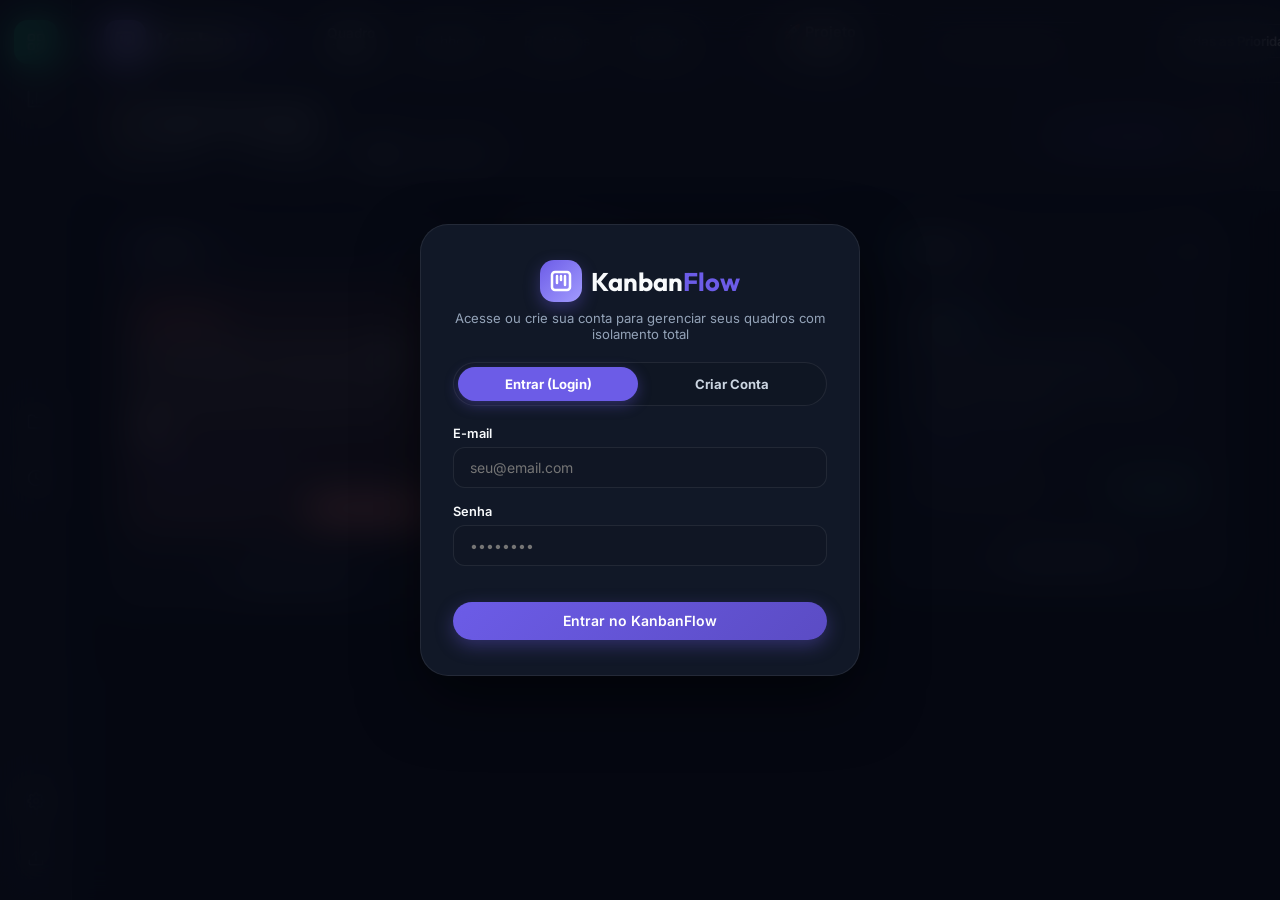
<file: Google-Antigravity-SENAI/Kanbam/v1/index.html>
<!DOCTYPE html>
<html lang="pt-BR">

<head>
  <meta charset="UTF-8">
  <meta name="viewport" content="width=device-width, initial-scale=1.0">
  <title>KanbanFlow - Gerenciador de Tarefas Inteligente</title>

  <!-- Google Fonts: Outfit & Inter -->
  <link rel="preconnect" href="https://fonts.googleapis.com">
  <link rel="preconnect" href="https://fonts.gstatic.com" crossorigin>
  <link
    href="https://fonts.googleapis.com/css2?family=Inter:wght@300;400;500;600;700&family=Outfit:wght@400;500;600;700;800&display=swap"
    rel="stylesheet">
  <link rel="shortcut icon" href="favcon.png" type="image/x-icon">

  <!-- App Stylesheet -->
  <link rel="stylesheet" href="styles.css">
</head>

<body class="theme-midnight">

  <!-- Outer Window Frame Container (Claymorphic / Soft Rounded Style) -->
  <div class="outer-frame-wrapper">
    <div id="app" class="app-container app-with-sidebar">

      <!-- LEFT SIDEBAR DOCK (VERTICAL ICON RAIL) -->
      <aside class="sidebar-rail" id="sidebarRail">
        <div class="sidebar-top">
          <button type="button" class="sidebar-icon-btn active" id="sideNavGridBtn" title="Início / Grid">
            <svg xmlns="http://www.w3.org/2000/svg" width="20" height="20" viewBox="0 0 24 24" fill="none" stroke="currentColor" stroke-width="2" stroke-linecap="round" stroke-linejoin="round"><rect width="7" height="7" x="3" y="3" rx="2"/><rect width="7" height="7" x="14" y="3" rx="2"/><rect width="7" height="7" x="14" y="14" rx="2"/><rect width="7" height="7" x="3" y="14" rx="2"/></svg>
          </button>
          <button type="button" class="sidebar-icon-btn" id="sideNavDashBtn" title="Dashboard">
            <svg xmlns="http://www.w3.org/2000/svg" width="20" height="20" viewBox="0 0 24 24" fill="none" stroke="currentColor" stroke-width="2" stroke-linecap="round" stroke-linejoin="round"><path d="M3 3v18h18"/><path d="M18 17V9"/><path d="M13 17V5"/><path d="M8 17v-3"/></svg>
          </button>

        </div>

        <div class="sidebar-mid">
          <button type="button" class="sidebar-icon-btn" id="sideNavFilesBtn" title="Exportar / Importar JSON">
            <svg xmlns="http://www.w3.org/2000/svg" width="18" height="18" viewBox="0 0 24 24" fill="none" stroke="currentColor" stroke-width="2" stroke-linecap="round" stroke-linejoin="round"><path d="M20 20a2 2 0 0 0 2-2V8a2 2 0 0 0-2-2h-7.93a2 2 0 0 1-1.66-.9l-.82-1.2A2 2 0 0 0 7.93 3H4a2 2 0 0 0-2 2v13a2 2 0 0 0 2 2Z"/></svg>
          </button>
          <button type="button" class="sidebar-icon-btn" id="sideNavHistoryBtn" title="Histórico">
            <svg xmlns="http://www.w3.org/2000/svg" width="18" height="18" viewBox="0 0 24 24" fill="none" stroke="currentColor" stroke-width="2" stroke-linecap="round" stroke-linejoin="round"><circle cx="12" cy="12" r="10"/><polyline points="12 6 12 12 16 14"/></svg>
          </button>
        </div>

        <div class="sidebar-bottom">
          <button type="button" id="openThemeModalBtn" class="sidebar-icon-btn" title="Personalizar Cores">
            <svg xmlns="http://www.w3.org/2000/svg" width="18" height="18" viewBox="0 0 24 24" fill="none" stroke="currentColor" stroke-width="2" stroke-linecap="round" stroke-linejoin="round"><circle cx="12" cy="12" r="3"/><path d="M19.4 15a1.65 1.65 0 0 0 .33 1.82l.06.06a2 2 0 0 1 0 2.83 2 2 0 0 1-2.83 0l-.06-.06a1.65 1.65 0 0 0-1.82-.33 1.65 1.65 0 0 0-1 1.51V21a2 2 0 0 1-2 2 2 2 0 0 1-2-2v-.09A1.65 1.65 0 0 0 9 19.4a1.65 1.65 0 0 0-1.82.33l-.06.06a2 2 0 0 1-2.83 0 2 2 0 0 1 0-2.83l.06-.06a1.65 1.65 0 0 0 .33-1.82 1.65 1.65 0 0 0-1.51-1H3a2 2 0 0 1-2-2 2 2 0 0 1 2-2h.09A1.65 1.65 0 0 0 4.6 9a1.65 1.65 0 0 0-.33-1.82l-.06-.06a2 2 0 0 1 0-2.83 2 2 0 0 1 2.83 0l.06.06a1.65 1.65 0 0 0 1.82.33H9a1.65 1.65 0 0 0 1-1.51V3a2 2 0 0 1 2-2 2 2 0 0 1 2 2v.09a1.65 1.65 0 0 0 1 1.51 1.65 1.65 0 0 0 1.82-.33l.06-.06a2 2 0 0 1 2.83 0 2 2 0 0 1 0 2.83l-.06.06a1.65 1.65 0 0 0-.33 1.82V9a1.65 1.65 0 0 0 1.51 1H21a2 2 0 0 1 2 2 2 2 0 0 1-2 2h-.09a1.65 1.65 0 0 0-1.51 1z"/></svg>
          </button>
          <button type="button" id="openExportModalBtn" class="sidebar-icon-btn" title="Exportar / Importar JSON">
            <svg xmlns="http://www.w3.org/2000/svg" width="18" height="18" viewBox="0 0 24 24" fill="none" stroke="currentColor" stroke-width="2" stroke-linecap="round" stroke-linejoin="round"><path d="M21 15v4a2 2 0 0 1-2 2H5a2 2 0 0 1-2-2v-4"/><polyline points="17 8 12 3 7 8"/><line x1="12" x2="12" y1="3" y2="15"/></svg>
          </button>
        </div>
      </aside>

      <!-- MAIN WRAPPER (HEADER + CONTENT) -->
      <div class="main-content-wrapper">

        <!-- TOP NAVIGATION BAR WITH PILL TABS & KANBAN CONTROLS -->
        <header class="app-header">
          <div class="header-left">
            <div class="logo">
              <div class="logo-icon">
                <svg xmlns="http://www.w3.org/2000/svg" width="22" height="22" viewBox="0 0 24 24" fill="none" stroke="currentColor" stroke-width="2.5" stroke-linecap="round" stroke-linejoin="round"><rect width="18" height="18" x="3" y="3" rx="3"/><path d="M8 7v7"/><path d="M12 7v4"/><path d="M16 7v9"/></svg>
              </div>
              <span class="logo-text">Kanban<span class="highlight">Flow</span></span>
            </div>
          </div>

          <!-- CENTER FLOATING PILL NAVBAR -->
          <div class="header-center">
            <nav class="pill-nav-bar">
              <button type="button" class="pill-nav-link active" id="navKanbanBtn">Quadro Kanban</button>
              <button type="button" class="pill-nav-link" id="navDashboardBtn">Dashboard</button>
              <button type="button" class="pill-nav-link" id="navReportsBtn">Relatórios</button>
              <button type="button" class="pill-nav-link" id="navHistoryBtn">Histórico</button>
            </nav>
          </div>

          <!-- RIGHT ACTIONS & KANBAN CONTROLS (MATCHING IMAGE 2) -->
          <div class="header-right">
            <!-- Board Selector Dropdown -->
            <div class="custom-select" id="boardSelectDropdown">
              <button type="button" class="select-trigger" id="currentBoardBtn">
                <svg xmlns="http://www.w3.org/2000/svg" width="16" height="16" viewBox="0 0 24 24" fill="none" stroke="currentColor" stroke-width="2" stroke-linecap="round" stroke-linejoin="round"><path d="M4 20h16a2 2 0 0 0 2-2V8a2 2 0 0 0-2-2h-7.93a2 2 0 0 1-1.66-.9l-.82-1.2A2 2 0 0 0 7.93 3H4a2 2 0 0 0-2 2v13c0 1.1.9 2 2 2Z"/></svg>
                <span id="currentBoardName">🚀 Projeto Principal</span>
                <svg class="chevron" xmlns="http://www.w3.org/2000/svg" width="14" height="14" viewBox="0 0 24 24" fill="none" stroke="currentColor" stroke-width="2" stroke-linecap="round" stroke-linejoin="round"><path d="m6 9 6 6 6-6"/></svg>
              </button>
              <div class="select-options" id="boardSelectOptions">
                <div class="options-divider"></div>
                <button type="button" class="option-btn add-board-opt" id="openNewBoardModalBtn">
                  <svg xmlns="http://www.w3.org/2000/svg" width="14" height="14" viewBox="0 0 24 24" fill="none" stroke="currentColor" stroke-width="2" stroke-linecap="round" stroke-linejoin="round"><path d="M5 12h14"/><path d="M12 5v14"/></svg>
                  Criar Novo Quadro
                </button>
              </div>
            </div>

            <!-- Search Trigger -->
            <div class="search-box">
              <svg class="search-icon" xmlns="http://www.w3.org/2000/svg" width="16" height="16" viewBox="0 0 24 24" fill="none" stroke="currentColor" stroke-width="2" stroke-linecap="round" stroke-linejoin="round"><circle cx="11" cy="11" r="8"/><path d="m21 21-4.3-4.3"/></svg>
              <input type="text" id="searchInput" placeholder="Buscar tarefas..." autocomplete="off">
              <button type="button" id="clearSearchBtn" class="clear-search hidden" title="Limpar busca">&times;</button>
            </div>

            <!-- Priority Filter Dropdown -->
            <select id="priorityFilterSelect" class="header-select-pill" title="Filtrar por prioridade">
              <option value="all">Todas as Prioridades</option>
              <option value="urgent">🔴 Urgente</option>
              <option value="high">🟠 Alta</option>
              <option value="medium">🟡 Média</option>
              <option value="low">🟢 Baixa</option>
            </select>

            <!-- Light / Dark Toggle Pills -->
            <div class="theme-toggle-pill">
              <button type="button" id="darkModePill" class="toggle-pill-btn" title="Modo Escuro">🌙 Dark</button>
              <button type="button" id="lightModePill" class="toggle-pill-btn active" title="Modo Claro">☀️ Light</button>
            </div>

            <!-- Theme Preset Button -->
            <button type="button" id="openThemeModalBtn" class="btn btn-ghost btn-sm btn-pill" title="Personalizar Cores">
              🎨 Cores
            </button>

            <!-- Export / Backup Button -->
            <button type="button" id="openExportModalBtn" class="btn btn-ghost btn-sm btn-pill" title="Exportar ou Importar dados JSON">
              📤 Exportar
            </button>

            <!-- User Profile & Logout Button -->
            <div class="user-auth-badge" id="userAuthBadge">
              <span class="user-avatar-circle" id="headerUserAvatar">A</span>
              <span class="user-email-text" id="headerUserEmail">admin@kanban.com</span>
              <button type="button" id="logoutBtn" class="btn btn-ghost btn-sm" title="Sair da Conta (Logout)">
                🚪 Logout
              </button>
            </div>

            <!-- Primary New Task Button -->
            <button type="button" id="openNewTaskModalBtn" class="btn btn-primary btn-pill">
              <svg xmlns="http://www.w3.org/2000/svg" width="16" height="16" viewBox="0 0 24 24" fill="none" stroke="currentColor" stroke-width="2.5" stroke-linecap="round" stroke-linejoin="round"><path d="M5 12h14"/><path d="M12 5v14"/></svg>
              <span>+ Nova Tarefa</span>
            </button>
          </div>
        </header>

        <!-- SUB-HEADER WITH KANBAN METRICS & BOARD ACTIONS (MATCHING IMAGE 2) -->
        <div class="welcome-banner kanban-subheader">
          <div class="welcome-left board-title-wrapper">
            <h1 class="welcome-title">
              <span id="boardTitleDisplay">🚀 Projeto Principal</span>
              <button type="button" id="editBoardBtn" class="icon-btn-sm inline-edit-btn" title="Editar Nome do Quadro">
                <svg xmlns="http://www.w3.org/2000/svg" width="14" height="14" viewBox="0 0 24 24" fill="none" stroke="currentColor" stroke-width="2" stroke-linecap="round" stroke-linejoin="round"><path d="M17 3a2.85 2.83 0 1 1 4 4L7.5 20.5 2 22l1.5-5.5Z"/><path d="m15 5 4 4"/></svg>
              </button>
            </h1>
            <!-- Stats Pills from Image 2 -->
            <div class="sub-header-stats">
              <span class="stat-pill" id="totalTasksStat">📋 <span class="stat-value">0 tarefas</span></span>
              <span class="stat-pill stat-warning" id="overdueTasksStat">⚠️ <span class="stat-value">0 atrasadas</span></span>
              <span class="stat-pill stat-success" id="completedTasksStat">📊 <span class="stat-value">0% concluídas</span></span>
            </div>
          </div>

          <div class="welcome-actions">
            <!-- New Column Button -->
            <button type="button" id="openNewColumnModalBtn" class="btn btn-secondary btn-sm btn-pill">
              <svg xmlns="http://www.w3.org/2000/svg" width="14" height="14" viewBox="0 0 24 24" fill="none" stroke="currentColor" stroke-width="2" stroke-linecap="round" stroke-linejoin="round"><path d="M5 12h14"/><path d="M12 5v14"/></svg>
              + Nova Coluna
            </button>

            <!-- Delete Board Button -->
            <button type="button" id="deleteBoardBtn" class="btn btn-danger-soft btn-sm btn-pill" title="Excluir Quadro Ativo">
              <svg xmlns="http://www.w3.org/2000/svg" width="14" height="14" viewBox="0 0 24 24" fill="none" stroke="currentColor" stroke-width="2" stroke-linecap="round" stroke-linejoin="round"><path d="M3 6h18"/><path d="M19 6v14c0 1-1 2-2 2H7c-1 0-2-1-2-2V6"/><path d="M8 6V4c0-1 1-2 2-2h4c1 0 2 1 2 2v2"/></svg>
            </button>
          </div>
        </div>

        <!-- MAIN KANBAN CANVAS -->
        <main class="kanban-canvas" id="kanbanCanvas">
          <!-- Columns rendered dynamically by JavaScript -->
        </main>

        <!-- MAIN DASHBOARD CANVAS (VISUAL HEATMAP, PROJECTS & DELIVERIES) -->
        <div class="dashboard-canvas hidden" id="dashboardCanvas">
          
          <!-- PROJECTS QUICK ACCESS ROW (MEUS PROJETOS) -->
          <div class="dash-section-header">
            <div>
              <h2 class="dash-section-title">📁 Meus Projetos & Quadros</h2>
              <span class="dash-section-subtitle">Acesso rápido e status de progresso dos seus projetos</span>
            </div>
            <button type="button" id="dashCreateProjectBtn" class="btn btn-primary btn-sm btn-pill">+ Novo Projeto</button>
          </div>

          <!-- DYNAMIC PROJECTS GRID -->
          <div class="projects-cards-grid" id="dashProjectsGrid">
            <!-- Loaded dynamically by JS -->
          </div>

          <!-- DASHBOARD EXECUTIVE 3-COLUMN MAIN GRID (MATCHING REFERENCE IMAGE 2 EXACTLY) -->
          <div class="dash-executive-grid" id="dashExecutiveGrid" style="margin-top: 1.25rem;">
            
            <!-- COLUMN 1: MEUS PROJETOS (MATCHING IMAGE 2 LEFT COLUMN) -->
            <div class="dash-col-projects">
              <div class="q-card" style="height: 100%;">
                <div class="q-card-header" style="margin-bottom: 0.75rem;">
                  <span class="q-card-title">Meus Projetos</span>
                  <button type="button" class="btn btn-ghost btn-sm btn-pill" id="dashNewProjectBtn">+ Criar</button>
                </div>
                <div class="projects-cards-stack" id="dashProjectsGrid">
                  <!-- Loaded dynamically by JS -->
                </div>
              </div>
            </div>

            <!-- COLUMN 2: PAINEL VISUAL & FLUXO (MATCHING IMAGE 2 MIDDLE COLUMN) -->
            <div class="dash-col-visual">
              
              <!-- HEXBIN CHART MATRIX CARD (MATCHING REFERENCE IMAGE 2) -->
              <div class="q-card hexmap-card hexmap-dark-panel">
                <div class="hexmap-dark-header">
                  <div class="hexmap-title-row">
                    <div style="display: flex; align-items: center; gap: 0.5rem;">
                      <h3 class="hexmap-dark-title">Matriz Hexbin por Projetos</h3>
                      <span class="hexmap-status-pill"><span class="status-green-dot"></span> Ao Vivo</span>
                    </div>
                    <div class="hexbin-time-switcher" id="hexbinTimeSwitcher">
                      <button type="button" class="hexbin-tab active" data-period="month">Mês</button>
                      <button type="button" class="hexbin-tab" data-period="week">Semana</button>
                      <button type="button" class="hexbin-tab" data-period="day">Dia</button>
                    </div>
                  </div>
                  <div class="hexmap-submeta-row" style="margin-top: 0.25rem;">
                    <span>📊 Desempenho e Densidade por Categoria de Projeto</span>
                  </div>
                </div>

                <!-- MONTHS HEADER ROW -->
                <div class="hexbin-months-header">
                  <div class="hexbin-left-spacer"></div>
                  <div class="hexbin-months-grid">
                    <span>Jan</span><span>Fev</span><span>Mar</span><span>Abr</span><span>Mai</span><span>Jun</span>
                    <span>Jul</span><span>Ago</span><span>Set</span><span>Out</span><span>Nov</span><span>Dez</span>
                  </div>
                </div>

                <!-- HEXBIN MATRIX WRAPPER BY PROJECT CATEGORY -->
                <div class="hexbin-matrix-wrapper" id="hexbinMatrixWrapper">
                  <!-- Rendered dynamically by JS -->
                </div>

                <!-- FLOATING TOOLTIP -->
                <div class="hex-tooltip hidden" id="hexTooltip">
                  <div class="tooltip-title" id="tooltipTitle">Projeto Principal • Julho</div>
                  <div class="tooltip-val" id="tooltipVal">86% de Conclusão</div>
                </div>
              </div>

              <!-- FLUXO DE TRABALHO -->
              <div class="q-card" style="margin-top: 1.25rem;">
                <div class="q-card-header">
                  <span class="q-card-title">Fluxo de Trabalho por Coluna</span>
                  <span class="q-badge-emerald" id="dashCompletionRatePct">0%</span>
                </div>
                <div class="dash-bars-list" id="dashColumnsList" style="margin-top: 0.5rem;">
                  <!-- Loaded dynamically by JS -->
                </div>
              </div>

            </div>

            <!-- COLUMN 3: CALENDÁRIO INTELIGENTE & ENTREGAS (MATCHING IMAGE 2 RIGHT COLUMN) -->
            <div class="dash-col-calendar">
              
              <!-- CALENDAR WIDGET MATCHING IMAGE 2 EXACTLY -->
              <div class="q-card modern-calendar-card" id="smartCalendarCard">
                <div class="modern-cal-header-bar">
                  <h3 class="modern-cal-month-title" id="calMonthTitle">Fevereiro 2026</h3>
                  <div class="modern-cal-nav-buttons">
                    <button type="button" class="modern-today-btn" id="calTodayBadge" title="Ir para Data Atual">Hoje</button>
                    <button type="button" class="modern-nav-circle-btn" id="calPrevMonthBtn" title="Mês Anterior">&lt;</button>
                    <button type="button" class="modern-nav-circle-btn" id="calNextMonthBtn" title="Próximo Mês">&gt;</button>
                  </div>
                </div>

                <div class="modern-cal-weekdays-row">
                  <span>DOM</span><span>SEG</span><span>TER</span><span>QUA</span><span>QUI</span><span>SEX</span><span>SÁB</span>
                </div>

                <div class="modern-cal-days-container" id="calDaysGrid">
                  <!-- Loaded dynamically by JS -->
                </div>

                <!-- ENTREGAS DO DIA LIST BELOW CALENDAR -->
                <div class="modern-cal-event-sidebar" style="margin-top: 1rem;">
                  <div class="event-sidebar-header">
                    <div>
                      <h4 class="event-sidebar-title" id="selectedDayTitle">Entregas do Dia</h4>
                      <span class="event-sidebar-subtitle">Vencimentos e tarefas agendadas</span>
                    </div>
                    <span class="event-sidebar-count-badge" id="selectedDayCountBadge">0</span>
                  </div>

                  <div class="event-cards-scroll-container" id="selectedDayTasksList">
                    <!-- Loaded dynamically by JS -->
                  </div>
                </div>

              </div>

            </div>

          </div>

          <!-- BOTTOM ROW: RECENT TASKS & ACTIVITY HISTORY TABLE -->
          <div class="quixotic-grid-bottom" style="margin-top: 1.25rem;">
            <div class="q-card history-card">
              <div class="q-card-header">
                <div>
                  <h3 class="q-card-title">Histórico de Tarefas & Entregas Recentes</h3>
                  <span class="q-card-subtitle">Últimas atualizações no quadro (Clique para ver/editar)</span>
                </div>
                <button type="button" id="refreshHistoryBtn" class="emerald-icon-btn" title="Atualizar Lista">
                  <svg xmlns="http://www.w3.org/2000/svg" width="14" height="14" viewBox="0 0 24 24" fill="none" stroke="currentColor" stroke-width="2" stroke-linecap="round" stroke-linejoin="round"><path d="M21 12a9 9 0 1 1-9-9c2.52 0 4.93 1 6.74 2.74L21 8"/><path d="M21 3v5h-5"/></svg>
                </button>
              </div>

              <!-- HISTORY TABLE -->
              <div class="table-responsive">
                <table class="q-table">
                  <thead>
                    <tr>
                      <th>Nome da Tarefa</th>
                      <th>Data de Criação</th>
                      <th>Prazo Limite</th>
                      <th>Coluna / Status</th>
                      <th>Prioridade</th>
                    </tr>
                  </thead>
                  <tbody id="qHistoryTableBody">
                    <!-- Loaded dynamically by JS -->
                  </tbody>
                </table>
              </div>
            </div>
          </div>

        </div>

      </div>

    </div>
  </div>

    </div>
  </div>

  <!-- ==================== MODALS ==================== -->

  <!-- TASK MODAL (Create & Edit) -->
  <div class="modal-backdrop hidden" id="taskModal">
    <div class="modal-dialog modal-md">
      <div class="modal-header">
        <h3 id="taskModalTitle" class="modal-title">Nova Tarefa</h3>
        <button type="button" class="close-modal-btn" data-close="taskModal">&times;</button>
      </div>
      <form id="taskForm" class="modal-body">
        <input type="hidden" id="taskIdInput" value="">

        <div class="form-group">
          <label for="taskTitleInput" class="form-label">Título da Tarefa <span class="required">*</span></label>
          <input type="text" id="taskTitleInput" class="form-control" placeholder="Ex: Criar componente de Login"
            required maxlength="100">
        </div>

        <div class="form-row">
          <div class="form-group col-6">
            <label for="taskColumnSelect" class="form-label">Coluna</label>
            <select id="taskColumnSelect" class="form-control styled-select">
              <!-- Columns loaded dynamically -->
            </select>
          </div>
          <div class="form-group col-6">
            <label for="taskPrioritySelect" class="form-label">Prioridade</label>
            <select id="taskPrioritySelect" class="form-control styled-select">
              <option value="low">🟢 Baixa</option>
              <option value="medium" selected>🟡 Média</option>
              <option value="high">🟠 Alta</option>
              <option value="urgent">🔴 Urgente</option>
            </select>
          </div>
        </div>

        <div class="form-row">
          <div class="form-group col-6">
            <label for="taskDueDateInput" class="form-label">Prazo (Data / Hora Limite)</label>
            <input type="datetime-local" id="taskDueDateInput" class="form-control">
          </div>
          <div class="form-group col-6">
            <label for="taskTagsInput" class="form-label">Tags / Categoria (separadas por vírgula)</label>
            <input type="text" id="taskTagsInput" class="form-control" placeholder="Ex: frontend, bug, api">
          </div>
        </div>

        <div class="form-group description-group">
          <div class="label-with-action">
            <label for="taskDescInput" class="form-label">Descrição</label>
            <button type="button" id="emojiPickerBtn" class="emoji-trigger-btn" title="Inserir Emoji">
              <span>😀</span> Escolher Emoji
            </button>
          </div>
          <textarea id="taskDescInput" class="form-control" rows="4"
            placeholder="Descreva os detalhes da tarefa... Use o botão de emoji acima!"></textarea>

          <!-- Emoji Selector Popover -->
          <div class="emoji-popover hidden" id="emojiPopover">
            <div class="emoji-popover-header">
              <input type="text" id="emojiSearchInput" placeholder="Buscar emoji..." class="emoji-search-input">
              <button type="button" class="emoji-popover-close" id="closeEmojiPopoverBtn">&times;</button>
            </div>
            <div class="emoji-categories" id="emojiCategories">
              <button type="button" class="emoji-cat-tab active" data-cat="smileys" title="Sorrisos">😀</button>
              <button type="button" class="emoji-cat-tab" data-cat="gestures" title="Gestos">👍</button>
              <button type="button" class="emoji-cat-tab" data-cat="work" title="Trabalho">💼</button>
              <button type="button" class="emoji-cat-tab" data-cat="symbols" title="Símbolos">🔥</button>
              <button type="button" class="emoji-cat-tab" data-cat="objects" title="Objetos">🎯</button>
            </div>
            <div class="emoji-grid" id="emojiGrid">
              <!-- Emoji items loaded via JS -->
            </div>
          </div>
        </div>

        <div class="modal-footer">
          <button type="button" class="btn btn-ghost" data-close="taskModal" onclick="closeModal && closeModal('taskModal')">Cancelar</button>
          <button type="submit" class="btn btn-primary" id="saveTaskBtn">Salvar Tarefa</button>
        </div>
      </form>
    </div>
  </div>

  <!-- NEW/EDIT BOARD MODAL -->
  <div class="modal-backdrop hidden" id="boardModal">
    <div class="modal-dialog modal-sm">
      <div class="modal-header">
        <h3 id="boardModalTitle" class="modal-title">Novo Quadro</h3>
        <button type="button" class="close-modal-btn" data-close="boardModal">&times;</button>
      </div>
      <form id="boardForm" class="modal-body">
        <input type="hidden" id="boardIdInput" value="">
        <div class="form-group">
          <label for="boardNameInput" class="form-label">Nome do Quadro <span class="required">*</span></label>
          <input type="text" id="boardNameInput" class="form-control" placeholder="Ex: Projeto Redesign 2026" required
            maxlength="50">
        </div>
        <div class="modal-footer">
          <button type="button" class="btn btn-ghost" data-close="boardModal">Cancelar</button>
          <button type="submit" class="btn btn-primary">Salvar Quadro</button>
        </div>
      </form>
    </div>
  </div>

  <!-- NEW/EDIT COLUMN MODAL -->
  <div class="modal-backdrop hidden" id="columnModal">
    <div class="modal-dialog modal-sm">
      <div class="modal-header">
        <h3 id="columnModalTitle" class="modal-title">Nova Coluna</h3>
        <button type="button" class="close-modal-btn" data-close="columnModal">&times;</button>
      </div>
      <form id="columnForm" class="modal-body">
        <input type="hidden" id="columnIdInput" value="">
        <div class="form-group">
          <label for="columnNameInput" class="form-label">Nome da Coluna <span class="required">*</span></label>
          <input type="text" id="columnNameInput" class="form-control" placeholder="Ex: Em Validação" required
            maxlength="30">
        </div>
        <div class="form-group">
          <label for="columnColorInput" class="form-label">Cor de Destaque da Coluna</label>
          <div class="color-picker-group">
            <input type="color" id="columnColorInput" class="color-picker-input" value="#6c5ce7">
            <span class="color-value-preview" id="columnColorPreview">#6c5ce7</span>
          </div>
        </div>
        <div class="modal-footer">
          <button type="button" class="btn btn-ghost" data-close="columnModal">Cancelar</button>
          <button type="submit" class="btn btn-primary">Salvar Coluna</button>
        </div>
      </form>
    </div>
  </div>

  <!-- THEME & BACKGROUND CUSTOMIZATION MODAL -->
  <div class="modal-backdrop hidden" id="themeModal">
    <div class="modal-dialog modal-md">
      <div class="modal-header">
        <h3 class="modal-title">🎨 Personalizar Cores & Temas</h3>
        <button type="button" class="close-modal-btn" data-close="themeModal" title="Fechar">&times;</button>
      </div>
      <div class="modal-body">
        <div class="theme-section">
          <h4>Temas Predefinidos & Meus Temas</h4>
          <div class="theme-presets-grid" id="themePresetsGrid">
            <!-- Preset cards and user custom themes rendered dynamically in app.js -->
          </div>
        </div>

        <hr style="border: 0; border-top: 1px solid var(--border-color); margin: 1.25rem 0;">

        <!-- CUSTOM GRADIENT THEME CREATOR (UP TO 3 COLORS) -->
        <div class="theme-section custom-theme-creator">
          <h4>✨ Criar Seu Próprio Tema Mesclado (Até 3 Cores)</h4>
          <p class="text-muted" style="font-size: 0.8rem; margin-bottom: 0.75rem;">
            Escolha um nome e mescle até 3 cores com o ângulo desejado para criar seu tema exclusivo:
          </p>

          <div class="form-group" style="margin-bottom: 0.85rem;">
            <label for="customThemeNameInput" class="form-label">Nome do Tema</label>
            <input type="text" id="customThemeNameInput" class="form-control" placeholder="Ex: Meu Gradiente Aurora 🌌" maxlength="30">
          </div>

          <div class="custom-gradient-pickers">
            <div class="picker-item">
              <label class="form-label">Cor 1</label>
              <div class="color-picker-group">
                <input type="color" id="gradientColor1" class="color-picker-input" value="#0f172a">
                <input type="text" id="gradientHex1" class="form-control hex-input" value="#0f172a">
              </div>
            </div>
            <div class="picker-item">
              <label class="form-label">Cor 2</label>
              <div class="color-picker-group">
                <input type="color" id="gradientColor2" class="color-picker-input" value="#6c5ce7">
                <input type="text" id="gradientHex2" class="form-control hex-input" value="#6c5ce7">
              </div>
            </div>
            <div class="picker-item">
              <label class="form-label">Cor 3</label>
              <div class="color-picker-group">
                <input type="color" id="gradientColor3" class="color-picker-input" value="#00cec9">
                <input type="text" id="gradientHex3" class="form-control hex-input" value="#00cec9">
              </div>
            </div>
          </div>

          <div class="form-group" style="margin-top: 0.85rem;">
            <div style="display: flex; justify-content: space-between; align-items: center;">
              <label for="gradientAngle" class="form-label">Ângulo do Gradiente</label>
              <span id="gradientAngleVal" class="badge-tag" style="font-weight: 700;">135°</span>
            </div>
            <input type="range" id="gradientAngle" min="0" max="360" step="15" value="135" style="width: 100%; cursor: pointer;">
          </div>

          <!-- REAL-TIME GRADIENT PREVIEW CARD -->
          <div class="gradient-preview-container" style="margin-top: 1rem;">
            <span class="form-label" style="font-size: 0.78rem; font-weight: 600;">Pré-visualização em Tempo Real:</span>
            <div id="customThemePreviewCard" class="custom-theme-preview-box">
              <span id="previewThemeTitle">🌌 Meu Gradiente Customizado</span>
            </div>
          </div>

          <button type="button" id="saveCustomThemeBtn" class="btn btn-primary btn-block" style="margin-top: 1rem;">
            🎨 Criar e Aplicar Meu Tema
          </button>
        </div>
      </div>
      <div class="modal-footer">
        <button type="button" class="btn btn-ghost" data-close="themeModal">Fechar</button>
      </div>
    </div>
  </div>

  <!-- EXPORT / IMPORT MODAL -->
  <div class="modal-backdrop hidden" id="exportModal">
    <div class="modal-dialog modal-sm">
      <div class="modal-header">
        <h3 class="modal-title">Backup de Dados JSON</h3>
        <button type="button" class="close-modal-btn" data-close="exportModal">&times;</button>
      </div>
      <div class="modal-body">
        <p class="text-muted">Baixe um arquivo kanban_data.json com todos os seus quadros e tarefas ou restaure um
          backup anterior.</p>
        <div class="backup-actions">
          <button type="button" id="exportDataBtn" class="btn btn-secondary btn-block">
            <svg xmlns="http://www.w3.org/2000/svg" width="16" height="16" viewBox="0 0 24 24" fill="none"
              stroke="currentColor" stroke-width="2" stroke-linecap="round" stroke-linejoin="round">
              <path d="M21 15v4a2 2 0 0 1-2 2H5a2 2 0 0 1-2-2v-4" />
              <polyline points="7 10 12 15 17 10" />
              <line x1="12" x2="12" y1="15" y2="3" />
            </svg>
            Exportar JSON
          </button>

          <label for="importFileInput" class="btn btn-outline btn-block file-input-label">
            <svg xmlns="http://www.w3.org/2000/svg" width="16" height="16" viewBox="0 0 24 24" fill="none"
              stroke="currentColor" stroke-width="2" stroke-linecap="round" stroke-linejoin="round">
              <path d="M21 15v4a2 2 0 0 1-2 2H5a2 2 0 0 1-2-2v-4" />
              <polyline points="17 8 12 3 7 8" />
              <line x1="12" x2="12" y1="3" y2="15" />
            </svg>
            Importar JSON
          </label>
          <input type="file" id="importFileInput" accept=".json" class="hidden">

          <button type="button" id="resetDataBtn" class="btn btn-danger-outline btn-block" style="margin-top: 10px;">
            <svg xmlns="http://www.w3.org/2000/svg" width="16" height="16" viewBox="0 0 24 24" fill="none" stroke="currentColor" stroke-width="2" stroke-linecap="round" stroke-linejoin="round"><path d="M3 12a9 9 0 1 0 9-9 9.75 9.75 0 0 0-6.74 2.74L3 8"/><path d="M3 3v5h5"/></svg>
            Restaurar Dados Padrão
          </button>
        </div>
      </div>
    </div>
  </div>

  <!-- CONFIRM ACTION MODAL -->
  <div class="modal-backdrop hidden" id="confirmModal">
    <div class="modal-dialog modal-sm">
      <div class="modal-header">
        <h3 id="confirmModalTitle" class="modal-title">Confirmar Ação</h3>
        <button type="button" class="close-modal-btn" data-close="confirmModal">&times;</button>
      </div>
      <div class="modal-body">
        <p id="confirmModalText">Tem certeza que deseja realizar esta ação?</p>
      </div>
      <div class="modal-footer">
        <button type="button" class="btn btn-ghost" data-close="confirmModal">Cancelar</button>
        <button type="button" class="btn btn-danger" id="confirmModalOkBtn">Excluir</button>
      </div>
    </div>
  </div>

  <!-- AUTHENTICATION OVERLAY MODAL (LOGIN & REGISTER) -->
  <div class="auth-overlay" id="authOverlay">
    <div class="auth-card">
      <div class="auth-card-header">
        <div class="auth-logo">
          <div class="logo-icon">
            <svg xmlns="http://www.w3.org/2000/svg" width="24" height="24" viewBox="0 0 24 24" fill="none" stroke="currentColor" stroke-width="2.5" stroke-linecap="round" stroke-linejoin="round"><rect width="18" height="18" x="3" y="3" rx="3"/><path d="M8 7v7"/><path d="M12 7v4"/><path d="M16 7v9"/></svg>
          </div>
          <span class="logo-text">Kanban<span class="highlight">Flow</span></span>
        </div>
        <p class="auth-subtitle">Acesse ou crie sua conta para gerenciar seus quadros com isolamento total</p>
      </div>

      <div class="auth-tabs">
        <button type="button" class="auth-tab-btn active" id="authTabLogin">Entrar (Login)</button>
        <button type="button" class="auth-tab-btn" id="authTabRegister">Criar Conta</button>
      </div>

      <!-- FORM LOGIN -->
      <form id="loginForm" class="auth-form">
        <div class="form-group">
          <label for="loginEmail">E-mail</label>
          <input type="email" id="loginEmail" placeholder="seu@email.com" required autocomplete="email">
        </div>
        <div class="form-group">
          <label for="loginPassword">Senha</label>
          <input type="password" id="loginPassword" placeholder="••••••••" required autocomplete="current-password">
        </div>
        <button type="submit" class="btn btn-primary btn-block" style="margin-top: 1.25rem;">Entrar no KanbanFlow</button>
      </form>

      <!-- FORM REGISTER -->
      <form id="registerForm" class="auth-form hidden">
        <div class="form-group">
          <label for="regName">Nome Completo</label>
          <input type="text" id="regName" placeholder="Seu Nome" required autocomplete="name">
        </div>
        <div class="form-group">
          <label for="regEmail">E-mail</label>
          <input type="email" id="regEmail" placeholder="seu@email.com" required autocomplete="email">
        </div>
        <div class="form-group">
          <label for="regPassword">Senha</label>
          <input type="password" id="regPassword" placeholder="Crie uma senha segura (mínimo 6 caracteres)" required minlength="6" autocomplete="new-password">
        </div>
        <button type="submit" class="btn btn-primary btn-block" style="margin-top: 1.25rem;">Criar Conta e Acessar</button>
      </form>
    </div>
  </div>

  <!-- TOAST NOTIFICATION CONTAINER -->
  <div class="toast-container" id="toastContainer"></div>

  <!-- JavaScript Entry Point -->
  <script src="app.js"></script>
</body>

</html>
</file>
<file: Google-Antigravity-SENAI/Lading Page/style.css>
/* 
  ===================================================================
  ESTILIZAÇÃO CSS - LANDING PAGE LUCAS SALES CARNEIRO
  ===================================================================
  Diretrizes de Design:
  - Tipografia: Arial, sans-serif exclusiva em todos os elementos.
  - Arredondamento de Cantos: 5px absoluto (border-radius: 5px).
  - Esquema de Cores: Exclusivamente Preto (#0a0a0a) e Azul (#0066ff).
  - Totalmente comentado para facilitar manutenção e entendimento.
  ===================================================================
*/

/* -------------------------------------------------------------------
   1. VARIÁVEIS DO SISTEMA DE DESIGN (CSS CUSTOM PROPERTIES)
   ------------------------------------------------------------------- */
:root {
  /* Cores Principais - Palette Preto e Azul */
  --cor-fundo-principal: #0a0a0a;     /* Preto profundo para o fundo geral */
  --cor-fundo-card: #141414;          /* Preto suavizado para placas e cartões */
  --cor-fundo-card-hover: #1f1f1f;    /* Preto levemente mais claro para estados hover */
  --cor-borda-escura: #2a2a2a;        /* Cinza muito escuro para divisões sutis */
  
  --cor-azul-principal: #0066ff;      /* Azul elétrico vibrante para destaques e botões */
  --cor-azul-hover: #3385ff;          /* Azul brilhante para estados de interação */
  --cor-azul-suave: rgba(0, 102, 255, 0.15); /* Fundo azul translúcido para badges */
  
  /* Aliases de compatibilidade */
  --cor-amarelo-principal: #0066ff;
  --cor-amarelo-hover: #3385ff;
  --cor-amarelo-suave: rgba(0, 102, 255, 0.15);

  --cor-texto-claro: #f5f5f5;         /* Branco levemente atenuado para texto principal */
  --cor-texto-mutado: #a0a0a0;        /* Cinza médio para descrições e legendas */
  --cor-texto-escuro: #ffffff;        /* Branco para texto sobre botões azuis */

  /* Diretriz do Workflow: Tipografia Arial */
  --fonte-principal: Arial, Helvetica, sans-serif;

  /* Diretriz do Workflow: Arredondamento de 5px */
  --raio-borda: 5px;

  /* Transições suaves globais */
  --transicao-suave: all 0.3s ease;
  --sombra-card: 0 4px 20px rgba(0, 0, 0, 0.6);
  --sombra-amarela: 0 4px 18px rgba(0, 102, 255, 0.35);
  --sombra-azul: 0 4px 18px rgba(0, 102, 255, 0.35);
}

/* -------------------------------------------------------------------
   2. RESET GLOBAL E REGRAS DE LAYOUT BASE
   ------------------------------------------------------------------- */
* {
  margin: 0;
  padding: 0;
  box-sizing: border-box;
  font-family: var(--fonte-principal);
}

html {
  scroll-behavior: smooth;
  font-size: 16px;
}

body {
  background-color: var(--cor-fundo-principal);
  color: var(--cor-texto-claro);
  line-height: 1.6;
  overflow-x: hidden;
}

/* Utilitário para contêiner de largura máxima com centralização */
.container {
  width: 90%;
  max-width: 1200px;
  margin: 0 auto;
  padding: 0 15px;
}

/* Estilo para links em geral */
a {
  color: var(--cor-amarelo-principal);
  text-decoration: none;
  transition: var(--transicao-suave);
}

a:hover {
  color: var(--cor-amarelo-hover);
}

/* -------------------------------------------------------------------
   3. BOTÕES E COMPONENTES DE AÇÃO
   ------------------------------------------------------------------- */
.btn {
  display: inline-block;
  padding: 12px 26px;
  font-size: 0.95rem;
  font-weight: bold;
  text-align: center;
  border-radius: var(--raio-borda); /* 5px estrito */
  cursor: pointer;
  transition: var(--transicao-suave);
  border: 2px solid transparent;
}

/* Botão preenchido em amarelo com texto em preto */
.btn-amarelo {
  background-color: var(--cor-amarelo-principal);
  color: var(--cor-texto-escuro);
  border-color: var(--cor-amarelo-principal);
}

.btn-amarelo:hover {
  background-color: var(--cor-amarelo-hover);
  border-color: var(--cor-amarelo-hover);
  color: var(--cor-texto-escuro);
  box-shadow: var(--sombra-amarela);
  transform: translateY(-2px);
}

/* Botão com contorno em amarelo */
.btn-outline {
  background-color: transparent;
  color: var(--cor-amarelo-principal);
  border-color: var(--cor-amarelo-principal);
}

.btn-outline:hover {
  background-color: var(--cor-amarelo-principal);
  color: var(--cor-texto-escuro);
  transform: translateY(-2px);
}

/* Botão que ocupa toda a largura do contêiner */
.btn-bloco {
  display: block;
  width: 100%;
}

/* Botão pequeno para copiar texto */
.btn-copiar {
  background-color: var(--cor-amarelo-principal);
  color: var(--cor-texto-escuro);
  border: none;
  padding: 6px 14px;
  font-size: 0.8rem;
  font-weight: bold;
  border-radius: var(--raio-borda); /* 5px estrito */
  cursor: pointer;
  transition: var(--transicao-suave);
}

.btn-copiar:hover {
  background-color: var(--cor-amarelo-hover);
}

/* -------------------------------------------------------------------
   4. CABEÇALHO E MENU DE NAVEGAÇÃO
   ------------------------------------------------------------------- */
.header-principal {
  position: fixed;
  top: 0;
  left: 0;
  width: 100%;
  z-index: 1000;
  background-color: rgba(10, 10, 10, 0.95);
  backdrop-filter: blur(8px);
  border-bottom: 1px solid var(--cor-borda-escura);
  padding: 15px 0;
  transition: var(--transicao-suave);
}

.header-container {
  display: flex;
  justify-content: space-between;
  align-items: center;
}

/* Logo do desenvolvedor */
.logo-link {
  display: flex;
  align-items: center;
  gap: 10px;
  color: var(--cor-texto-claro);
  font-weight: bold;
  font-size: 1.1rem;
}

.logo-avatar {
  background-color: var(--cor-amarelo-principal);
  color: var(--cor-texto-escuro);
  width: 38px;
  height: 38px;
  display: flex;
  align-items: center;
  justify-content: center;
  border-radius: var(--raio-borda); /* 5px estrito */
  font-weight: bold;
  font-size: 1rem;
}

/* Menu de navegação desktop */
.nav-lista {
  display: flex;
  list-style: none;
  align-items: center;
  gap: 25px;
}

.nav-link {
  color: var(--cor-texto-claro);
  font-size: 0.9rem;
  font-weight: 500;
}

.nav-link:hover,
.nav-link.ativo {
  color: var(--cor-amarelo-principal);
}

.btn-destaque-header {
  border: 1px solid var(--cor-amarelo-principal);
  padding: 6px 16px;
  border-radius: var(--raio-borda); /* 5px estrito */
}

.btn-destaque-header:hover {
  background-color: var(--cor-amarelo-principal);
  color: var(--cor-texto-escuro);
}

/* Botão hambúrguer para celular */
.menu-toggle {
  display: none;
  background: none;
  border: none;
  cursor: pointer;
  flex-direction: column;
  gap: 5px;
}

.linha-menu {
  width: 25px;
  height: 3px;
  background-color: var(--cor-amarelo-principal);
  border-radius: var(--raio-borda); /* 5px estrito */
  transition: var(--transicao-suave);
}

/* -------------------------------------------------------------------
   5. SEÇÃO HERO / APRESENTAÇÃO
   ------------------------------------------------------------------- */
.secao-hero {
  padding: 160px 0 100px 0;
  background: linear-gradient(180deg, rgba(255, 215, 0, 0.05) 0%, rgba(10, 10, 10, 1) 100%);
}

.hero-container {
  display: grid;
  grid-template-columns: 1.2fr 0.8fr;
  gap: 50px;
  align-items: center;
}

/* Badge de disponibilidade */
.badge-status {
  display: inline-flex;
  align-items: center;
  gap: 8px;
  background-color: var(--cor-amarelo-suave);
  color: var(--cor-amarelo-principal);
  border: 1px solid var(--cor-amarelo-principal);
  padding: 6px 14px;
  border-radius: var(--raio-borda); /* 5px estrito */
  font-size: 0.85rem;
  font-weight: bold;
  margin-bottom: 20px;
}

.ponto-status {
  width: 8px;
  height: 8px;
  background-color: var(--cor-amarelo-principal);
  border-radius: 50%;
}

.hero-titulo {
  font-size: 2.8rem;
  line-height: 1.2;
  margin-bottom: 15px;
}

.destaque-amarelo {
  color: var(--cor-amarelo-principal);
}

.hero-subtitulo {
  font-size: 1.3rem;
  color: var(--cor-azul-principal);
  font-weight: bold;
  margin-bottom: 20px;
  min-height: 40px;
  display: flex;
  align-items: center;
}

/* Efeito Piscar do Cursor da Máquina de Escrever */
.cursor-maquina {
  color: var(--cor-azul-principal);
  font-weight: bold;
  margin-left: 3px;
  animation: piscarCursor 0.8s infinite;
}

@keyframes piscarCursor {
  0%, 100% { opacity: 1; }
  50% { opacity: 0; }
}

.hero-descricao {
  font-size: 1rem;
  color: var(--cor-texto-mutado);
  margin-bottom: 25px;
  max-width: 580px;
}

/* Métricas Rápidas em Destaque */
.grid-metricas-hero {
  display: grid;
  grid-template-columns: repeat(3, 1fr);
  gap: 15px;
  margin-bottom: 30px;
  background-color: rgba(20, 20, 20, 0.6);
  border: 1px solid var(--cor-borda-escura);
  border-radius: var(--raio-borda); /* 5px estrito */
  padding: 15px;
}

.item-metrica {
  text-align: center;
}

.numero-metrica {
  display: block;
  font-size: 1.4rem;
  font-weight: bold;
  color: var(--cor-azul-principal);
}

.rotulo-metrica {
  font-size: 0.75rem;
  color: var(--cor-texto-mutado);
}

.hero-acoes {
  display: flex;
  gap: 15px;
  margin-bottom: 35px;
}

.hero-redes {
  display: flex;
  gap: 20px;
  border-top: 1px solid var(--cor-borda-escura);
  padding-top: 20px;
}

.link-rede {
  color: var(--cor-texto-claro);
  font-size: 0.9rem;
}

.link-rede:hover {
  color: var(--cor-azul-principal);
}

/* -------------------------------------------------------------------
   CARD TERMINAL DE CÓDIGO INTERATIVO (GLASSMORPHISM)
   ------------------------------------------------------------------- */
.hero-grafico {
  display: flex;
  justify-content: center;
}

.card-terminal-codigo {
  background: rgba(18, 18, 18, 0.9);
  backdrop-filter: blur(12px);
  border: 1px solid rgba(0, 102, 255, 0.35);
  border-radius: var(--raio-borda); /* 5px estrito */
  width: 100%;
  max-width: 440px;
  box-shadow: 0 10px 30px rgba(0, 0, 0, 0.8), 0 0 20px rgba(0, 102, 255, 0.2);
  overflow: hidden;
  transition: var(--transicao-suave);
}

.card-terminal-codigo:hover {
  border-color: var(--cor-azul-principal);
  box-shadow: 0 12px 35px rgba(0, 102, 255, 0.35);
  transform: translateY(-5px);
}

/* Barra superior da janela do terminal */
.terminal-cabecalho {
  background-color: #141414;
  border-bottom: 1px solid var(--cor-borda-escura);
  padding: 10px 15px;
  display: flex;
  align-items: center;
  justify-content: space-between;
}

.botoes-terminal {
  display: flex;
  gap: 8px;
}

.botao-janela {
  width: 12px;
  height: 12px;
  border-radius: 50%;
  display: inline-block;
}

.botao-janela.fechar { background-color: #ff5f56; }
.botao-janela.minimizar { background-color: #ffbd2e; }
.botao-janela.expandir { background-color: #27c93f; }

.titulo-terminal {
  font-size: 0.8rem;
  color: var(--cor-texto-mutado);
  font-family: monospace;
}

/* Corpo e Sintaxe do Terminal */
.terminal-corpo {
  padding: 20px;
  font-family: Consolas, Monaco, 'Courier New', monospace;
  font-size: 0.88rem;
  line-height: 1.6;
  color: #e0e0e0;
  overflow-x: auto;
}

.terminal-corpo pre {
  margin: 0;
}

/* Cores de Sintaxe (Syntax Highlighting) */
.code-kw { color: #00d2ff; font-weight: bold; }   /* Palavras-chave */
.code-cls { color: #38bdf8; font-weight: bold; }  /* Classes */
.code-fn { color: #0066ff; font-weight: bold; }   /* Funções */
.code-str { color: #3ecf8e; }                     /* Strings */
.code-cmd { color: #ffbd2e; }                     /* Comandos incorporados */
.code-cmt { color: #707070; font-style: italic; } /* Comentários */

/* Rodapé do Terminal */
.terminal-rodape {
  background-color: #0d0d0d;
  border-top: 1px solid var(--cor-borda-escura);
  padding: 8px 15px;
  display: flex;
  justify-content: space-between;
  align-items: center;
  font-size: 0.75rem;
}

.status-terminal {
  color: #3ecf8e;
  font-weight: bold;
}

.tag-terminal-ia {
  background-color: var(--cor-azul-suave);
  color: var(--cor-azul-principal);
  padding: 2px 8px;
  border-radius: var(--raio-borda); /* 5px estrito */
  font-weight: bold;
}

.legenda-avatar {
  font-size: 0.9rem;
  color: var(--cor-texto-mutado);
  margin-bottom: 25px;
}

.tags-resumo-hero {
  display: flex;
  flex-wrap: wrap;
  gap: 8px;
  justify-content: center;
}

.tag-hero {
  background-color: var(--cor-fundo-principal);
  color: var(--cor-amarelo-principal);
  border: 1px solid var(--cor-borda-escura);
  font-size: 0.75rem;
  padding: 4px 10px;
  border-radius: var(--raio-borda); /* 5px estrito */
}

/* -------------------------------------------------------------------
   6. ESTRUTURA GERAL DAS SEÇÕES DA PÁGINA
   ------------------------------------------------------------------- */
.secao {
  padding: 90px 0;
  border-bottom: 1px solid var(--cor-borda-escura);
}

.secao-escura {
  background-color: #0e0e0e;
}

.cabecalho-secao {
  text-align: center;
  margin-bottom: 50px;
}

.subtitulo-secao {
  color: var(--cor-amarelo-principal);
  text-transform: uppercase;
  font-size: 0.85rem;
  font-weight: bold;
  letter-spacing: 2px;
}

.titulo-secao {
  font-size: 2.2rem;
  margin-top: 5px;
}

.divisor-amarelo {
  width: 60px;
  height: 4px;
  background-color: var(--cor-amarelo-principal);
  margin: 15px auto 0 auto;
  border-radius: var(--raio-borda); /* 5px estrito */
}

/* -------------------------------------------------------------------
   7. SEÇÃO PERFIL PROFISSIONAL
   ------------------------------------------------------------------- */
.grid-perfil {
  display: grid;
  grid-template-columns: 1fr;
  gap: 40px;
}

.cartao-perfil-texto {
  background-color: var(--cor-fundo-card);
  border: 1px solid var(--cor-borda-escura);
  border-left: 4px solid var(--cor-amarelo-principal);
  border-radius: var(--raio-borda); /* 5px estrito */
  padding: 30px;
  font-size: 1.05rem;
  line-height: 1.8;
}

.cartao-perfil-texto p {
  margin-bottom: 15px;
  color: var(--cor-texto-mutado);
}

.cartao-perfil-texto p strong {
  color: var(--cor-texto-claro);
}

.cartao-perfil-texto p:last-child {
  margin-bottom: 0;
}

.grid-diferenciais {
  display: grid;
  grid-template-columns: repeat(auto-fit, minmax(260px, 1fr));
  gap: 20px;
}

.cartao-diferencial {
  background-color: var(--cor-fundo-card);
  border: 1px solid var(--cor-borda-escura);
  border-radius: var(--raio-borda); /* 5px estrito */
  padding: 25px;
  transition: var(--transicao-suave);
}

.cartao-diferencial:hover {
  border-color: var(--cor-amarelo-principal);
  transform: translateY(-4px);
}

.numero-diferencial {
  color: var(--cor-amarelo-principal);
  font-size: 1.8rem;
  font-weight: bold;
  margin-bottom: 10px;
}

.cartao-diferencial h3 {
  font-size: 1.1rem;
  margin-bottom: 10px;
}

.cartao-diferencial p {
  font-size: 0.9rem;
  color: var(--cor-texto-mutado);
}

/* -------------------------------------------------------------------
   8. SEÇÃO PROJETOS EM DESTAQUE
   ------------------------------------------------------------------- */
.grid-projetos {
  display: grid;
  grid-template-columns: repeat(auto-fit, minmax(320px, 1fr));
  gap: 30px;
}

.cartao-projeto {
  background-color: var(--cor-fundo-card);
  border: 1px solid var(--cor-borda-escura);
  border-radius: var(--raio-borda); /* 5px estrito */
  display: flex;
  flex-direction: column;
  justify-content: space-between;
  padding: 30px;
  transition: var(--transicao-suave);
}

.cartao-projeto:hover {
  border-color: var(--cor-amarelo-principal);
  box-shadow: var(--sombra-card);
  transform: translateY(-5px);
}

.badge-projeto {
  background-color: var(--cor-amarelo-suave);
  color: var(--cor-amarelo-principal);
  font-size: 0.75rem;
  font-weight: bold;
  padding: 4px 10px;
  border-radius: var(--raio-borda); /* 5px estrito */
  display: inline-block;
  margin-bottom: 12px;
}

.projeto-titulo {
  font-size: 1.4rem;
  margin-bottom: 5px;
}

.projeto-subtitulo {
  font-size: 0.9rem;
  color: var(--cor-amarelo-principal);
  margin-bottom: 15px;
}

.projeto-descricao {
  font-size: 0.92rem;
  color: var(--cor-texto-mutado);
  margin-bottom: 20px;
}

.projeto-tecnologias {
  display: flex;
  flex-wrap: wrap;
  gap: 8px;
  margin-bottom: 25px;
}

.tag-tech {
  background-color: var(--cor-fundo-principal);
  border: 1px solid var(--cor-borda-escura);
  color: var(--cor-texto-claro);
  font-size: 0.75rem;
  padding: 4px 8px;
  border-radius: var(--raio-borda); /* 5px estrito */
}

/* -------------------------------------------------------------------
   9. SEÇÃO FORMAÇÃO ACADÊMICA E CURSOS
   ------------------------------------------------------------------- */
.grid-duplo-formacao {
  display: grid;
  grid-template-columns: 1fr 1fr;
  gap: 40px;
}

.titulo-bloco-formacao {
  font-size: 1.3rem;
  margin-bottom: 25px;
  padding-bottom: 10px;
  border-bottom: 2px solid var(--cor-amarelo-principal);
}

/* Linha do Tempo (Timeline) */
.linha-tempo {
  position: relative;
  padding-left: 20px;
  border-left: 2px solid var(--cor-borda-escura);
}

.item-linha-tempo {
  position: relative;
  margin-bottom: 30px;
}

.item-linha-tempo:last-child {
  margin-bottom: 0;
}

.marcador-linha {
  position: absolute;
  left: -26px;
  top: 4px;
  width: 10px;
  height: 10px;
  background-color: var(--cor-amarelo-principal);
  border-radius: 50%;
}

.periodo-tag {
  display: inline-block;
  background-color: var(--cor-amarelo-suave);
  color: var(--cor-amarelo-principal);
  font-size: 0.75rem;
  font-weight: bold;
  padding: 2px 8px;
  border-radius: var(--raio-borda); /* 5px estrito */
  margin-bottom: 6px;
}

.curso-titulo {
  font-size: 1.1rem;
  margin-bottom: 4px;
}

.instituicao-nome {
  font-size: 0.9rem;
  color: var(--cor-amarelo-principal);
  margin-bottom: 8px;
}

.descricao-item-linha {
  font-size: 0.88rem;
  color: var(--cor-texto-mutado);
}

/* Cartões de Certificações */
.bloco-certificacoes {
  display: flex;
  flex-direction: column;
  gap: 20px;
}

.cartao-certificacao {
  background-color: var(--cor-fundo-card);
  border: 1px solid var(--cor-borda-escura);
  border-radius: var(--raio-borda); /* 5px estrito */
  padding: 20px;
  position: relative;
  transition: var(--transicao-suave);
}

.cartao-certificacao:hover {
  border-color: var(--cor-amarelo-principal);
}

.horas-tag {
  position: absolute;
  top: 20px;
  right: 20px;
  background-color: var(--cor-amarelo-principal);
  color: var(--cor-texto-escuro);
  font-size: 0.75rem;
  font-weight: bold;
  padding: 2px 8px;
  border-radius: var(--raio-borda); /* 5px estrito */
}

.cartao-certificacao h4 {
  font-size: 1rem;
  margin-bottom: 5px;
  padding-right: 70px;
}

.emissor-certificacao {
  font-size: 0.85rem;
  color: var(--cor-amarelo-principal);
  margin-bottom: 8px;
}

.detalhes-certificacao {
  font-size: 0.85rem;
  color: var(--cor-texto-mutado);
}

/* -------------------------------------------------------------------
   10. SEÇÃO EXPERIÊNCIA PROFISSIONAL
   ------------------------------------------------------------------- */
.cartao-experiencia {
  background-color: var(--cor-fundo-card);
  border: 1px solid var(--cor-borda-escura);
  border-left: 4px solid var(--cor-amarelo-principal);
  border-radius: var(--raio-borda); /* 5px estrito */
  padding: 35px;
}

.experiencia-cabecalho {
  display: flex;
  justify-content: space-between;
  align-items: flex-start;
  margin-bottom: 20px;
  flex-wrap: wrap;
  gap: 15px;
}

.cargo-titulo {
  font-size: 1.3rem;
  margin-bottom: 4px;
}

.empresa-nome {
  color: var(--cor-amarelo-principal);
  font-size: 1rem;
}

.periodo-badge {
  background-color: var(--cor-amarelo-principal);
  color: var(--cor-texto-escuro);
  font-size: 0.85rem;
  font-weight: bold;
  padding: 6px 14px;
  border-radius: var(--raio-borda); /* 5px estrito */
}

.experiencia-resumo {
  font-size: 1rem;
  color: var(--cor-texto-claro);
  margin-bottom: 20px;
}

.lista-responsabilidades {
  list-style: none;
  display: flex;
  flex-direction: column;
  gap: 10px;
}

.lista-responsabilidades li {
  position: relative;
  padding-left: 25px;
  font-size: 0.93rem;
  color: var(--cor-texto-mutado);
}

.lista-responsabilidades li::before {
  content: "■";
  position: absolute;
  left: 0;
  color: var(--cor-amarelo-principal);
  font-size: 0.8rem;
}

/* -------------------------------------------------------------------
   11. SEÇÃO HABILIDADES, TECNOLOGIAS E COMPETÊNCIAS
   ------------------------------------------------------------------- */
.subtitulo-grid-tech {
  font-size: 1.2rem;
  color: var(--cor-amarelo-principal);
  margin-bottom: 20px;
  text-transform: uppercase;
  letter-spacing: 1px;
  border-left: 4px solid var(--cor-amarelo-principal);
  padding-left: 10px;
}

/* Grade de Cartões de Ícones de Tecnologias */
.grid-icones-tech {
  display: grid;
  grid-template-columns: repeat(auto-fit, minmax(130px, 1fr));
  gap: 20px;
  margin-bottom: 45px;
}

.cartao-icone-tech {
  background-color: var(--cor-fundo-card);
  border: 1px solid var(--cor-borda-escura);
  border-radius: var(--raio-borda); /* 5px estrito */
  padding: 20px 12px;
  text-align: center;
  display: flex;
  flex-direction: column;
  align-items: center;
  justify-content: center;
  transition: var(--transicao-suave);
  cursor: default;
}

.cartao-icone-tech:hover {
  border-color: var(--cor-azul-principal);
  transform: translateY(-6px);
  box-shadow: 0 8px 25px rgba(0, 102, 255, 0.25);
  background-color: #1a1a1a;
}

.container-svg-tech {
  width: 48px;
  height: 48px;
  display: flex;
  align-items: center;
  justify-content: center;
  margin-bottom: 12px;
  transition: transform 0.3s ease;
}

.cartao-icone-tech:hover .container-svg-tech {
  transform: scale(1.18);
}

/* Inversão de brilho para ícones escuros ficarem visíveis no fundo escuro */
.icone-inverter {
  filter: brightness(0) invert(1);
}

.nome-tech-icone {
  font-size: 0.95rem;
  font-weight: bold;
  color: var(--cor-texto-claro);
  margin-bottom: 4px;
}

.categoria-tech-icone {
  font-size: 0.72rem;
  color: var(--cor-amarelo-principal);
  background-color: var(--cor-amarelo-suave);
  padding: 2px 6px;
  border-radius: var(--raio-borda); /* 5px estrito */
}

.grid-habilidades {
  display: grid;
  grid-template-columns: repeat(auto-fit, minmax(280px, 1fr));
  gap: 25px;
}

.cartao-habilidade {
  background-color: var(--cor-fundo-card);
  border: 1px solid var(--cor-borda-escura);
  border-radius: var(--raio-borda); /* 5px estrito */
  padding: 25px;
}

.habilidade-categoria {
  font-size: 1.1rem;
  color: var(--cor-amarelo-principal);
  margin-bottom: 20px;
  padding-bottom: 10px;
  border-bottom: 1px solid var(--cor-borda-escura);
}

.lista-skills-tags {
  display: flex;
  flex-wrap: wrap;
  gap: 10px;
  list-style: none;
}

.lista-skills-tags li {
  background-color: var(--cor-fundo-principal);
  border: 1px solid var(--cor-borda-escura);
  color: var(--cor-texto-claro);
  font-size: 0.85rem;
  padding: 6px 12px;
  border-radius: var(--raio-borda); /* 5px estrito */
  transition: var(--transicao-suave);
}

.lista-skills-tags li:hover {
  border-color: var(--cor-amarelo-principal);
  color: var(--cor-amarelo-principal);
}

.item-idioma {
  margin-bottom: 10px;
  font-size: 0.95rem;
}

.item-idioma strong {
  color: var(--cor-amarelo-principal);
}

.cartao-competencias-completas {
  grid-column: 1 / -1;
}

/* -------------------------------------------------------------------
   12. SEÇÃO CONTATO
   ------------------------------------------------------------------- */
.cartao-contato-principal {
  background-color: var(--cor-fundo-card);
  border: 1px solid var(--cor-borda-escura);
  border-radius: var(--raio-borda); /* 5px estrito */
  padding: 40px;
}

.contato-info h3 {
  font-size: 1.5rem;
  margin-bottom: 10px;
}

.contato-info p {
  color: var(--cor-texto-mutado);
  margin-bottom: 30px;
}

.grid-meios-contato {
  display: grid;
  grid-template-columns: repeat(auto-fit, minmax(250px, 1fr));
  gap: 25px;
}

.item-contato-bloco {
  background-color: var(--cor-fundo-principal);
  border: 1px solid var(--cor-borda-escura);
  border-radius: var(--raio-borda); /* 5px estrito */
  padding: 20px;
}

.rotulo-contato {
  display: block;
  font-size: 0.8rem;
  color: var(--cor-texto-mutado);
  margin-bottom: 8px;
  text-transform: uppercase;
}

.valor-contato-copia {
  display: flex;
  justify-content: space-between;
  align-items: center;
  gap: 10px;
  font-size: 0.95rem;
  font-weight: bold;
}

.link-externo-contato {
  display: inline-block;
  font-size: 0.95rem;
  font-weight: bold;
  word-break: break-all;
}

/* Notificação Toast */
.toast-notificacao {
  position: fixed;
  bottom: 30px;
  right: 30px;
  background-color: var(--cor-amarelo-principal);
  color: var(--cor-texto-escuro);
  padding: 12px 24px;
  border-radius: var(--raio-borda); /* 5px estrito */
  font-weight: bold;
  font-size: 0.9rem;
  box-shadow: 0 4px 15px rgba(0, 0, 0, 0.5);
  opacity: 0;
  transform: translateY(20px);
  transition: var(--transicao-suave);
  pointer-events: none;
  z-index: 2000;
}

.toast-notificacao.mostrar {
  opacity: 1;
  transform: translateY(0);
}

/* -------------------------------------------------------------------
   13. RODAPÉ (FOOTER)
   ------------------------------------------------------------------- */
.footer-principal {
  background-color: #050505;
  border-top: 1px solid var(--cor-borda-escura);
  padding: 30px 0;
}

.footer-container {
  display: flex;
  justify-content: space-between;
  align-items: center;
  flex-wrap: wrap;
  gap: 20px;
}

.footer-logo {
  display: flex;
  align-items: center;
  gap: 10px;
  font-size: 0.9rem;
  font-weight: bold;
}

.footer-creditos {
  font-size: 0.8rem;
  color: var(--cor-texto-mutado);
}

.btn-voltar-topo {
  background-color: var(--cor-fundo-card);
  border: 1px solid var(--cor-borda-escura);
  color: var(--cor-amarelo-principal);
  padding: 6px 14px;
  border-radius: var(--raio-borda); /* 5px estrito */
  font-size: 0.85rem;
  font-weight: bold;
}

.btn-voltar-topo:hover {
  background-color: var(--cor-amarelo-principal);
  color: var(--cor-texto-escuro);
}

/* -------------------------------------------------------------------
   14. RESPONSIVIDADE (MEDIA QUERIES)
   ------------------------------------------------------------------- */
@media (max-width: 992px) {
  .hero-container {
    grid-template-columns: 1fr;
    text-align: center;
  }

  .hero-descricao {
    margin: 0 auto 30px auto;
  }

  .hero-acoes {
    justify-content: center;
  }

  .hero-redes {
    justify-content: center;
  }

  .grid-duplo-formacao {
    grid-template-columns: 1fr;
  }
}

@media (max-width: 768px) {
  .menu-toggle {
    display: flex;
  }

  .nav-menu {
    position: absolute;
    top: 100%;
    left: 0;
    width: 100%;
    background-color: #0a0a0a;
    border-bottom: 1px solid var(--cor-borda-escura);
    padding: 20px;
    display: none;
  }

  .nav-menu.aberto {
    display: block;
  }

  .nav-lista {
    flex-direction: column;
    gap: 15px;
    align-items: flex-start;
  }

  .hero-titulo {
    font-size: 2.2rem;
  }

  .cartao-experiencia {
    padding: 20px;
  }

  .footer-container {
    flex-direction: column;
    text-align: center;
  }
}

/* -------------------------------------------------------------------
   15. ANIMAÇÃO DE APARECIMENTO AO ROLAR (SCROLL REVEAL)
   ------------------------------------------------------------------- */
.revelar-scroll {
  opacity: 0;
  transform: translateY(30px);
  transition: opacity 0.6s cubic-bezier(0.16, 1, 0.3, 1), transform 0.6s cubic-bezier(0.16, 1, 0.3, 1);
}

.revelar-scroll.visivel {
  opacity: 1;
  transform: translateY(0);
}
</file>
<file: Google-Antigravity-SENAI/Kanbam/v1/styles.css>
/* ==========================================================================
   KANBANFLOW - CLAYMORPHIC & ULTRA-ROUNDED DESIGN SYSTEM
   Supports Dedicated Light Mode & Dark Mode with Soft Shadows
   ========================================================================== */

/* --- CSS Variables & Design Tokens --- */
:root {
  /* Default Colors (Midnight Dark Theme) */
  --bg-gradient: linear-gradient(135deg, #0c0e1a 0%, #151829 50%, #0c0e1a 100%);
  --bg-primary: #0c0e1a;
  --app-frame-bg: rgba(21, 24, 41, 0.85);
  --bg-surface: rgba(31, 35, 58, 0.75);
  --bg-surface-hover: rgba(43, 49, 79, 0.85);
  --bg-card: rgba(28, 32, 54, 0.85);
  --bg-card-hover: rgba(38, 44, 72, 0.95);
  
  --border-color: rgba(255, 255, 255, 0.08);
  --border-focus: #6c5ce7;
  
  --text-primary: #f8fafc;
  --text-secondary: #94a3b8;
  --text-muted: #64748b;
  
  --accent-primary: #6c5ce7;
  --accent-primary-hover: #5f4b8b;
  --accent-glow: rgba(108, 92, 231, 0.35);
  
  /* Status Colors (Soft Pastel Badges) */
  --color-urgent: #ff7675;
  --color-high: #fdcb6e;
  --color-medium: #74b9ff;
  --color-low: #55efc4;
  
  --overdue-red: #ff7675;
  --overdue-bg: rgba(255, 118, 117, 0.15);
  --overdue-border: rgba(255, 118, 117, 0.5);
  --overdue-glow: rgba(255, 118, 117, 0.3);

  /* Claymorphic Extra-Rounded Radii */
  --radius-outer: 32px;
  --radius-col: 26px;
  --radius-card: 20px;
  --radius-btn: 14px;
  --radius-full: 9999px;

  --glass-blur: blur(16px);
  --shadow-soft: 0 10px 30px rgba(0, 0, 0, 0.25);
  --shadow-card: 0 8px 24px rgba(0, 0, 0, 0.2);
  --shadow-card-hover: 0 14px 36px rgba(0, 0, 0, 0.35);

  --transition-fast: 0.15s ease;
  --transition-normal: 0.25s cubic-bezier(0.4, 0, 0.2, 1);
  --transition-smooth: 0.35s cubic-bezier(0.16, 1, 0.3, 1);
}

/* ==========================================================================
   PASTEL LIGHT MODE (Matching Dashboard Reference Design)
   ========================================================================== */
body.theme-light {
  --bg-gradient: linear-gradient(135deg, #e2e6f3 0%, #d5daf0 100%);
  --bg-primary: #e2e6f3;
  --app-frame-bg: #f4f6fc;
  --bg-surface: #ffffff;
  --bg-surface-hover: #f0f3fa;
  --bg-card: #ffffff;
  --bg-card-hover: #f8fafe;
  
  --border-color: rgba(100, 110, 140, 0.15);
  --border-focus: #6c5ce7;
  
  --text-primary: #0f172a !important;
  --text-secondary: #334155 !important;
  --text-muted: #64748b !important;
  
  --accent-primary: #6c5ce7;
  --accent-primary-hover: #5b4cc4;
  --accent-glow: rgba(108, 92, 231, 0.2);

  --shadow-soft: 0 14px 40px rgba(95, 75, 139, 0.12);
  --shadow-card: 0 8px 24px rgba(100, 110, 140, 0.08);
  --shadow-card-hover: 0 16px 36px rgba(108, 92, 231, 0.16);

  --color-urgent: #d63031;
  --color-high: #e17055;
  --color-medium: #0984e3;
  --color-low: #00b894;
}

/* ==========================================================================
   THEME PRESETS (DEEP MIDNIGHT OLED DARK & PASTEL LIGHT)
   ========================================================================== */
body.theme-midnight,
body.theme-dark {
  --bg-gradient: linear-gradient(135deg, #050811 0%, #080d1a 50%, #050811 100%);
  --bg-primary: #050811;
  --app-frame-bg: #080d1a;
  --bg-surface: #111827;
  --bg-surface-hover: #1f2937;
  --bg-card: #111827;
  --bg-card-hover: #1f2937;
  
  --border-color: rgba(255, 255, 255, 0.08);
  --border-focus: #6c5ce7;
  
  --text-primary: #f8fafc !important;
  --text-secondary: #cbd5e1 !important;
  --text-muted: #94a3b8 !important;
  
  --accent-primary: #6c5ce7;
  --accent-primary-hover: #5b4cc4;
  --accent-glow: rgba(108, 92, 231, 0.35);

  --shadow-soft: 0 14px 40px rgba(0, 0, 0, 0.6);
  --shadow-card: 0 8px 24px rgba(0, 0, 0, 0.4);
  --shadow-card-hover: 0 16px 36px rgba(0, 0, 0, 0.7);

  --color-urgent: #ff7675;
  --color-high: #fdcb6e;
  --color-medium: #74b9ff;
  --color-low: #55efc4;
}
body.theme-cyber {
  --bg--gradient: linear-gradient(135deg, #050515 0%, #12092b 50%, #03182b 100%);
  --bg-primary: #050515;
  --app-frame-bg: #0d0a22;
  --bg-surface: #191437;
  --bg-surface-hover: #261f4d;
  --bg-card: #191437;
  --bg-card-hover: #261f4d;
  --border-color: rgba(0, 206, 201, 0.2);
  --border-focus: #00cec9;
  --text-primary: #f8fafc !important;
  --text-secondary: #a5f3fc !important;
  --text-muted: #67e8f9 !important;
  --accent-primary: #00cec9;
  --accent-primary-hover: #00b894;
  --accent-glow: rgba(0, 206, 201, 0.4);
}

body.theme-purple {
  --bg-gradient: linear-gradient(135deg, #18092e 0%, #2e1065 50%, #17072b 100%);
  --bg-primary: #18092e;
  --app-frame-bg: #1e0c38;
  --bg-surface: #2b1250;
  --bg-surface-hover: #3d1a70;
  --bg-card: #2b1250;
  --bg-card-hover: #3d1a70;
  --border-color: rgba(168, 85, 247, 0.2);
  --border-focus: #a855f7;
  --text-primary: #f8fafc !important;
  --text-secondary: #e9d5ff !important;
  --text-muted: #c084fc !important;
  --accent-primary: #a855f7;
  --accent-primary-hover: #9333ea;
  --accent-glow: rgba(168, 85, 247, 0.4);
}

body.theme-emerald {
  --bg-gradient: linear-gradient(135deg, #022c22 0%, #064e3b 50%, #022c22 100%);
  --bg-primary: #022c22;
  --app-frame-bg: #04382c;
  --bg-surface: #064e3b;
  --bg-surface-hover: #047857;
  --bg-card: #064e3b;
  --bg-card-hover: #047857;
  --border-color: rgba(16, 185, 129, 0.2);
  --border-focus: #10b981;
  --text-primary: #f8fafc !important;
  --text-secondary: #a7f3d0 !important;
  --text-muted: #6ee7b7 !important;
  --accent-primary: #10b981;
  --accent-primary-hover: #059669;
  --accent-glow: rgba(16, 185, 129, 0.4);
}

body.theme-emerald {
  --bg-gradient: linear-gradient(135deg, #022c22 0%, #064e3b 50%, #022c22 100%);
  --app-frame-bg: rgba(4, 50, 38, 0.85);
  --bg-surface: rgba(8, 70, 54, 0.65);
  --bg-card: rgba(3, 40, 30, 0.85);
  --accent-primary: #10b981;
  --accent-primary-hover: #059669;
  --accent-glow: rgba(16, 185, 129, 0.4);
}

body.theme-sunset {
  --bg-gradient: linear-gradient(135deg, #2a080c 0%, #451a03 50%, #1a0507 100%);
  --app-frame-bg: rgba(45, 12, 16, 0.85);
  --bg-surface: rgba(70, 25, 10, 0.65);
  --bg-card: rgba(40, 10, 14, 0.85);
  --accent-primary: #ff7675;
  --accent-primary-hover: #e17055;
  --accent-glow: rgba(255, 118, 117, 0.4);
}

/* --- Base & Reset --- */
* {
  box-sizing: border-box;
  margin: 0;
  padding: 0;
}

html, body {
  height: 100%;
  width: 100%;
  font-family: 'Inter', system-ui, -apple-system, sans-serif;
  color: var(--text-primary);
  background: var(--bg-gradient);
  background-attachment: fixed;
  background-size: cover;
  overflow: hidden;
  -webkit-font-smoothing: antialiased;
}

h1, h2, h3, h4, h5, h6 {
  font-family: 'Outfit', sans-serif;
  font-weight: 600;
  letter-spacing: -0.02em;
}

button, input, select, textarea {
  font-family: inherit;
  color: inherit;
}

button {
  cursor: pointer;
  border: none;
  background: none;
}

/* --- Custom Scrollbar --- */
::-webkit-scrollbar {
  width: 8px;
  height: 8px;
}
::-webkit-scrollbar-track {
  background: rgba(0, 0, 0, 0.05);
  border-radius: var(--radius-full);
}
::-webkit-scrollbar-thumb {
  background: rgba(108, 92, 231, 0.25);
  border-radius: var(--radius-full);
}
::-webkit-scrollbar-thumb:hover {
  background: rgba(108, 92, 231, 0.45);
}

/* --- Outer Window Frame Container (Full Screen Responsive) --- */
.outer-frame-wrapper {
  display: flex;
  align-items: stretch;
  justify-content: stretch;
  width: 100vw;
  height: 100vh;
  padding: 0 !important;
  margin: 0 !important;
  overflow: hidden;
}

.app-container {
  display: flex;
  flex-direction: column;
  height: 100vh;
  width: 100vw;
  max-width: 100vw !important;
  background: var(--app-frame-bg) !important;
  backdrop-filter: var(--glass-blur);
  -webkit-backdrop-filter: var(--glass-blur);
  border-radius: 0 !important;
  border: none !important;
  box-shadow: none !important;
  overflow: hidden;
  transition: background var(--transition-normal);
}

.main-content-wrapper,
.kanban-canvas,
.dashboard-canvas {
  background: var(--app-frame-bg) !important;
}

/* --- Top Navigation Header --- */
.app-header {
  display: flex;
  align-items: center;
  justify-content: space-between;
  padding: 1rem 1.8rem;
  border-bottom: 1px solid var(--border-color);
  z-index: 50;
  gap: 1rem;
}

.header-left, .header-center, .header-right {
  display: flex;
  align-items: center;
  gap: 1rem;
}

/* Logo */
.logo {
  display: flex;
  align-items: center;
  gap: 0.7rem;
  font-size: 1.4rem;
  font-weight: 700;
  font-family: 'Outfit', sans-serif;
}
.logo-icon {
  width: 42px;
  height: 42px;
  background: linear-gradient(135deg, var(--accent-primary), #a29bfe);
  border-radius: 14px;
  display: flex;
  align-items: center;
  justify-content: center;
  color: #fff;
  box-shadow: 0 6px 16px var(--accent-glow);
}
.logo-text .highlight {
  color: var(--accent-primary);
}

/* Quick Light / Dark Mode Toggle Switch */
.theme-toggle-switch {
  display: flex;
  align-items: center;
  background: rgba(0, 0, 0, 0.08);
  padding: 3px;
  border-radius: var(--radius-full);
  border: 1px solid var(--border-color);
}
body.theme-light .theme-toggle-switch {
  background: #e2e6f3;
}
.toggle-pill-btn {
  display: flex;
  align-items: center;
  gap: 0.35rem;
  padding: 0.35rem 0.85rem;
  border-radius: var(--radius-full);
  font-size: 0.8rem;
  font-weight: 600;
  color: var(--text-muted);
  transition: var(--transition-fast);
}
.toggle-pill-btn.active {
  background: var(--accent-primary);
  color: #ffffff;
  box-shadow: 0 4px 12px var(--accent-glow);
}

/* Custom Dropdown (Board Selector) */
.custom-select {
  position: relative;
}
.select-trigger {
  display: flex;
  align-items: center;
  gap: 0.6rem;
  padding: 0.6rem 1.1rem;
  background: rgba(0, 0, 0, 0.06);
  border: 1px solid var(--border-color);
  border-radius: var(--radius-full);
  color: var(--text-primary);
  font-weight: 600;
  font-size: 0.9rem;
  transition: var(--transition-fast);
}
body.theme-light .select-trigger {
  background: #ffffff;
  box-shadow: 0 2px 8px rgba(0, 0, 0, 0.04);
}
.select-trigger:hover {
  background: rgba(108, 92, 231, 0.12);
  border-color: var(--accent-primary);
}
.select-options {
  position: absolute;
  top: calc(100% + 8px);
  left: 0;
  min-width: 230px;
  background: var(--bg-surface);
  border: 1px solid var(--border-color);
  border-radius: var(--radius-card);
  box-shadow: var(--shadow-soft);
  padding: 0.5rem;
  z-index: 100;
  opacity: 0;
  visibility: hidden;
  transform: translateY(-8px);
  transition: var(--transition-fast);
}
.custom-select.active .select-options {
  opacity: 1;
  visibility: visible;
  transform: translateY(0);
}
.option-btn {
  width: 100%;
  display: flex;
  align-items: center;
  gap: 0.6rem;
  padding: 0.65rem 0.9rem;
  border-radius: 12px;
  color: var(--text-primary);
  font-size: 0.875rem;
  font-weight: 500;
  text-align: left;
  transition: var(--transition-fast);
}
.option-btn:hover {
  background: var(--accent-primary);
  color: #fff;
}
.option-btn.active {
  background: rgba(108, 92, 231, 0.15);
  color: var(--accent-primary);
  font-weight: 700;
}
.options-divider {
  height: 1px;
  background: var(--border-color);
  margin: 0.4rem 0;
}

/* Search Box */
.search-box {
  position: relative;
  display: flex;
  align-items: center;
  width: 260px;
}
.search-icon {
  position: absolute;
  left: 0.9rem;
  color: var(--text-muted);
  pointer-events: none;
}
.search-box input {
  width: 100%;
  padding: 0.6rem 2rem 0.6rem 2.4rem;
  background: rgba(0, 0, 0, 0.06);
  border: 1px solid var(--border-color);
  border-radius: var(--radius-full);
  color: var(--text-primary);
  font-size: 0.85rem;
  outline: none;
  transition: var(--transition-fast);
}
body.theme-light .search-box input {
  background: #ffffff;
  box-shadow: 0 2px 8px rgba(0, 0, 0, 0.04);
}
.search-box input:focus {
  border-color: var(--accent-primary);
  box-shadow: 0 0 0 3px var(--accent-glow);
}
.clear-search {
  position: absolute;
  right: 0.75rem;
  color: var(--text-muted);
  font-size: 1.2rem;
  line-height: 1;
}

/* Styled Select */
.styled-select {
  padding: 0.6rem 1.1rem;
  background: rgba(0, 0, 0, 0.06);
  border: 1px solid var(--border-color);
  border-radius: var(--radius-full);
  color: var(--text-primary);
  font-size: 0.85rem;
  font-weight: 500;
  outline: none;
  cursor: pointer;
}
body.theme-light .styled-select {
  background: #ffffff;
}
.styled-select option {
  background: var(--bg-surface);
  color: var(--text-primary);
}

/* Buttons (Pill & Claymorphic) */
.btn {
  display: inline-flex;
  align-items: center;
  justify-content: center;
  gap: 0.5rem;
  padding: 0.65rem 1.25rem;
  border-radius: var(--radius-full);
  font-size: 0.875rem;
  font-weight: 600;
  transition: var(--transition-fast);
  white-space: nowrap;
}
.btn-primary {
  background: linear-gradient(135deg, var(--accent-primary), var(--accent-primary-hover));
  color: #fff;
  box-shadow: 0 6px 18px var(--accent-glow);
}
.btn-primary:hover {
  transform: translateY(-2px);
  box-shadow: 0 8px 22px var(--accent-glow);
  filter: brightness(1.08);
}
.btn-secondary {
  background: rgba(108, 92, 231, 0.12);
  color: var(--accent-primary);
  border: 1px solid rgba(108, 92, 231, 0.25);
}
.btn-secondary:hover {
  background: rgba(108, 92, 231, 0.25);
}
.btn-ghost {
  color: var(--text-secondary);
}
.btn-ghost:hover {
  background: rgba(0, 0, 0, 0.06);
  color: var(--text-primary);
}
.btn-danger {
  background: var(--color-urgent);
  color: #fff;
}
.btn-danger:hover {
  filter: brightness(1.1);
}
.btn-danger-outline {
  background: rgba(255, 118, 117, 0.1);
  color: var(--color-urgent);
  border: 1px solid rgba(255, 118, 117, 0.3);
}
.btn-danger-outline:hover {
  background: rgba(255, 118, 117, 0.25);
}
.btn-sm {
  padding: 0.45rem 0.95rem;
  font-size: 0.8rem;
}
.btn-block {
  width: 100%;
}
.icon-btn {
  display: flex;
  align-items: center;
  gap: 0.4rem;
  padding: 0.6rem 0.9rem;
  border-radius: var(--radius-full);
  background: rgba(0, 0, 0, 0.06);
  border: 1px solid var(--border-color);
  color: var(--text-secondary);
  font-size: 0.85rem;
  font-weight: 500;
  transition: var(--transition-fast);
}
body.theme-light .icon-btn {
  background: #ffffff;
}
.icon-btn:hover {
  color: var(--text-primary);
  background: rgba(108, 92, 231, 0.12);
  border-color: var(--accent-primary);
}
.icon-btn-sm {
  padding: 0.35rem;
  border-radius: var(--radius-full);
  color: var(--text-muted);
}
.icon-btn-sm:hover {
  color: var(--text-primary);
  background: rgba(0, 0, 0, 0.1);
}

/* --- Sub-header (Board Stats & Actions) --- */
.board-subheader {
  display: flex;
  align-items: center;
  justify-content: space-between;
  padding: 0.85rem 1.8rem;
  background: rgba(0, 0, 0, 0.04);
  border-bottom: 1px solid var(--border-color);
  gap: 1rem;
  flex-wrap: wrap;
}
.board-title-group {
  display: flex;
  align-items: center;
  gap: 0.6rem;
}
.board-title {
  font-size: 1.5rem;
  color: var(--text-primary);
  font-weight: 700;
}
.board-stats {
  display: flex;
  align-items: center;
  gap: 0.75rem;
}
.stat-pill {
  display: flex;
  align-items: center;
  gap: 0.45rem;
  padding: 0.4rem 0.9rem;
  background: rgba(0, 0, 0, 0.06);
  border: 1px solid var(--border-color);
  border-radius: var(--radius-full);
  font-size: 0.825rem;
  font-weight: 600;
  color: var(--text-secondary);
}
body.theme-light .stat-pill {
  background: #ffffff;
  box-shadow: 0 2px 8px rgba(0, 0, 0, 0.04);
}
.stat-overdue {
  background: var(--overdue-bg);
  border-color: var(--overdue-border);
  color: var(--overdue-red);
}
.stat-completed {
  background: rgba(85, 239, 196, 0.18);
  border-color: rgba(85, 239, 196, 0.5);
  color: #00b894;
}
.board-actions {
  display: flex;
  align-items: center;
  gap: 0.6rem;
}

.header-select-pill {
  padding: 0.45rem 0.95rem;
  border-radius: var(--radius-full);
  border: 1px solid var(--border-color);
  background: var(--bg-surface);
  color: var(--text-primary);
  font-size: 0.82rem;
  font-weight: 600;
  cursor: pointer;
  outline: none;
}

.theme-toggle-pill {
  display: inline-flex;
  align-items: center;
  background: rgba(0, 0, 0, 0.05);
  padding: 0.2rem;
  border-radius: var(--radius-full);
  border: 1px solid var(--border-color);
  gap: 0.2rem;
}
.toggle-pill-btn {
  padding: 0.35rem 0.75rem;
  border-radius: var(--radius-full);
  border: none;
  background: transparent;
  color: var(--text-secondary);
  font-size: 0.78rem;
  font-weight: 600;
  cursor: pointer;
  transition: all var(--transition-fast);
}
.toggle-pill-btn.active {
  background: var(--accent-primary, #6c5ce7);
  color: #ffffff;
  box-shadow: 0 2px 8px var(--accent-glow, rgba(108, 92, 231, 0.3));
}

.sub-header-stats {
  display: flex;
  align-items: center;
  gap: 0.6rem;
  margin-top: 0.4rem;
}
.inline-edit-btn {
  background: transparent;
  border: none;
  cursor: pointer;
  opacity: 0.7;
  padding: 0.2rem;
}
.inline-edit-btn:hover {
  opacity: 1;
}
.btn-danger-soft {
  background: rgba(255, 118, 117, 0.12);
  color: var(--color-urgent, #ff7675);
  border: 1px solid rgba(255, 118, 117, 0.3);
}
.btn-danger-soft:hover {
  background: rgba(255, 118, 117, 0.25);
}

/* --- Kanban Canvas & Columns (Super Rounded) --- */
.kanban-canvas {
  flex: 1;
  display: flex;
  gap: 1.6rem;
  padding: 1.5rem 2rem;
  overflow-x: auto;
  overflow-y: auto;
  align-items: flex-start;
  justify-content: flex-start;
  user-select: none;
  width: 100%;
  min-height: 500px;
}

/* Column Container (Round Clay Shape) */
.kanban-column {
  width: 360px;
  min-width: 320px;
  max-width: 390px;
  max-height: 100%;
  display: flex;
  flex-direction: column;
  background: var(--bg-surface);
  border: 1px solid var(--border-color);
  border-radius: var(--radius-col);
  box-shadow: var(--shadow-soft);
  transition: transform var(--transition-fast), box-shadow var(--transition-fast), border-color var(--transition-fast);
}
.kanban-column.drag-over {
  border-color: var(--accent-primary);
  box-shadow: 0 0 25px var(--accent-glow);
  transform: scale(1.01);
}

/* Column Header */
.column-header {
  display: flex;
  align-items: center;
  justify-content: space-between;
  padding: 1.1rem 1.25rem 0.8rem 1.25rem;
}
.column-title-group {
  display: flex;
  align-items: center;
  gap: 0.65rem;
}
.column-color-indicator {
  width: 14px;
  height: 14px;
  border-radius: var(--radius-full);
  box-shadow: 0 2px 8px rgba(0, 0, 0, 0.2);
}
.column-title {
  font-size: 1.1rem;
  font-weight: 700;
  color: var(--text-primary);
}
.column-badge {
  padding: 0.2rem 0.65rem;
  background: rgba(108, 92, 231, 0.12);
  border-radius: var(--radius-full);
  font-size: 0.78rem;
  font-weight: 700;
  color: var(--accent-primary);
}
.column-actions {
  display: flex;
  align-items: center;
  gap: 0.3rem;
}

/* Column Cards List */
.column-cards {
  flex: 1;
  padding: 0.8rem 1rem 1rem 1rem;
  overflow-y: auto;
  display: flex;
  flex-direction: column;
  gap: 1rem;
  min-height: 120px;
}

/* Empty Column Placeholder */
.column-empty-state {
  display: flex;
  flex-direction: column;
  align-items: center;
  justify-content: center;
  padding: 2.5rem 1rem;
  border: 2px dashed var(--border-color);
  border-radius: var(--radius-card);
  color: var(--text-muted);
  font-size: 0.875rem;
  text-align: center;
  gap: 0.5rem;
}

/* Quick Add Task Inline Button */
.add-task-inline-btn {
  display: flex;
  align-items: center;
  justify-content: center;
  gap: 0.5rem;
  margin: 0 1rem 1.1rem 1rem;
  padding: 0.7rem;
  border: 2px dashed var(--border-color);
  border-radius: var(--radius-full);
  color: var(--text-secondary);
  font-size: 0.85rem;
  font-weight: 600;
  transition: var(--transition-fast);
}
.add-task-inline-btn:hover {
  background: rgba(108, 92, 231, 0.12);
  border-color: var(--accent-primary);
  color: var(--accent-primary);
}

/* --- Task Card Design (Rounded & Tactile) --- */
.task-card {
  background: var(--bg-card);
  border: 1px solid var(--border-color);
  border-radius: var(--radius-card);
  padding: 1.15rem;
  cursor: grab;
  position: relative;
  transition: transform var(--transition-fast), box-shadow var(--transition-fast), border-color var(--transition-fast);
  display: flex;
  flex-direction: column;
  gap: 0.7rem;
  box-shadow: var(--shadow-card);
}
.task-card:hover {
  transform: translateY(-4px);
  box-shadow: var(--shadow-card-hover);
  border-color: rgba(108, 92, 231, 0.3);
}
.task-card:active {
  cursor: grabbing;
}
.task-card.dragging {
  opacity: 0.3;
  transform: scale(0.95) rotate(2deg);
}

/* Priority Pills */
.task-card-header {
  display: flex;
  align-items: center;
  justify-content: space-between;
  gap: 0.5rem;
}
.task-priority-badge {
  padding: 0.25rem 0.7rem;
  border-radius: var(--radius-full);
  font-size: 0.72rem;
  font-weight: 700;
  letter-spacing: 0.02em;
  display: inline-flex;
  align-items: center;
  gap: 0.3rem;
}
.priority-urgent { background: rgba(255, 118, 117, 0.2); color: #ff7675; border: 1px solid rgba(255, 118, 117, 0.4); }
.priority-high { background: rgba(253, 203, 110, 0.2); color: #e17055; border: 1px solid rgba(253, 203, 110, 0.4); }
.priority-medium { background: rgba(116, 185, 255, 0.2); color: #0984e3; border: 1px solid rgba(116, 185, 255, 0.4); }
.priority-low { background: rgba(85, 239, 196, 0.2); color: #00b894; border: 1px solid rgba(85, 239, 196, 0.4); }

.task-card-actions {
  display: flex;
  align-items: center;
  gap: 0.25rem;
  opacity: 0.5;
  transition: opacity var(--transition-fast);
}
.task-card:hover .task-card-actions {
  opacity: 1;
}

.task-title {
  font-size: 1.02rem;
  font-weight: 600;
  line-height: 1.4;
  color: var(--text-primary);
  word-break: break-word;
}

.task-desc {
  font-size: 0.85rem;
  color: var(--text-secondary);
  line-height: 1.5;
  display: -webkit-box;
  -webkit-line-clamp: 3;
  -webkit-box-orient: vertical;
  overflow: hidden;
  word-break: break-word;
  white-space: pre-wrap;
}

/* Tags List */
.task-tags {
  display: flex;
  flex-wrap: wrap;
  gap: 0.4rem;
}
.tag-pill {
  padding: 0.18rem 0.65rem;
  background: rgba(108, 92, 231, 0.08);
  border: 1px solid rgba(108, 92, 231, 0.15);
  border-radius: var(--radius-full);
  font-size: 0.72rem;
  font-weight: 500;
  color: var(--accent-primary);
}

/* Task Meta Footer (Dates & Badges) */
.task-footer {
  display: flex;
  align-items: center;
  justify-content: space-between;
  margin-top: 0.2rem;
  padding-top: 0.6rem;
  border-top: 1px solid var(--border-color);
  font-size: 0.78rem;
  color: var(--text-muted);
  flex-wrap: wrap;
  gap: 0.4rem;
}
.task-date-info {
  display: flex;
  align-items: center;
  gap: 0.35rem;
}

/* Overdue Pulse & Badges */
@keyframes pulse-overdue {
  0% { box-shadow: 0 0 0 0 rgba(255, 118, 117, 0.5); }
  70% { box-shadow: 0 0 0 10px rgba(255, 118, 117, 0); }
  100% { box-shadow: 0 0 0 0 rgba(255, 118, 117, 0); }
}

.task-card.is-overdue {
  background: var(--overdue-bg);
  border-color: var(--overdue-border);
  animation: pulse-overdue 2s infinite;
}
.overdue-badge {
  display: inline-flex;
  align-items: center;
  gap: 0.3rem;
  padding: 0.25rem 0.65rem;
  background: var(--color-urgent);
  color: #ffffff;
  font-weight: 700;
  border-radius: var(--radius-full);
  font-size: 0.72rem;
  box-shadow: 0 3px 10px var(--overdue-glow);
}
.due-soon-badge {
  display: inline-flex;
  align-items: center;
  gap: 0.3rem;
  padding: 0.25rem 0.65rem;
  background: rgba(253, 203, 110, 0.2);
  color: #e17055;
  border: 1px solid rgba(253, 203, 110, 0.5);
  border-radius: var(--radius-full);
  font-size: 0.72rem;
}
.completed-badge {
  display: inline-flex;
  align-items: center;
  gap: 0.3rem;
  padding: 0.25rem 0.65rem;
  background: rgba(85, 239, 196, 0.2);
  color: #00b894;
  border: 1px solid rgba(85, 239, 196, 0.5);
  border-radius: var(--radius-full);
  font-size: 0.72rem;
}

.task-card.is-done {
  opacity: 0.85;
}
.task-card.is-done .task-title {
  text-decoration: line-through;
  color: var(--text-muted);
}

/* --- Modals Framework (Clay Rounded) --- */
.modal-backdrop {
  position: fixed;
  inset: 0;
  background: rgba(0, 0, 0, 0.65);
  backdrop-filter: blur(10px);
  -webkit-backdrop-filter: blur(10px);
  display: flex;
  align-items: center;
  justify-content: center;
  z-index: 1000;
  opacity: 1;
  transition: opacity var(--transition-normal);
  padding: 1rem;
}
.modal-backdrop.hidden {
  opacity: 0;
  pointer-events: none;
}
.modal-dialog {
  background: var(--bg-surface);
  border: 1px solid var(--border-color);
  border-radius: var(--radius-outer);
  box-shadow: var(--shadow-soft);
  width: 100%;
  max-height: 90vh;
  display: flex;
  flex-direction: column;
  overflow: hidden;
  transform: scale(1);
  transition: transform var(--transition-normal);
}
.modal-backdrop.hidden .modal-dialog {
  transform: scale(0.95);
}
.modal-sm { max-width: 440px; }
.modal-md { max-width: 620px; }

.modal-header {
  display: flex;
  align-items: center;
  justify-content: space-between;
  padding: 1.35rem 1.6rem;
  border-bottom: 1px solid var(--border-color);
}
.modal-title {
  font-size: 1.25rem;
  color: var(--text-primary);
  font-weight: 700;
}
.close-modal-btn {
  font-size: 1.5rem;
  color: var(--text-muted);
  line-height: 1;
  transition: var(--transition-fast);
}
.close-modal-btn:hover {
  color: var(--text-primary);
}
.modal-body {
  padding: 1.6rem;
  overflow-y: auto;
  display: flex;
  flex-direction: column;
  gap: 1.2rem;
}
.modal-footer {
  display: flex;
  align-items: center;
  justify-content: flex-end;
  gap: 0.75rem;
  padding: 1.1rem 1.6rem;
  border-top: 1px solid var(--border-color);
  background: rgba(0, 0, 0, 0.04);
}

/* Form Controls */
.form-group {
  display: flex;
  flex-direction: column;
  gap: 0.45rem;
  position: relative;
}
.form-row {
  display: flex;
  gap: 1rem;
}
.col-6 { flex: 1; }

.form-label {
  font-size: 0.85rem;
  font-weight: 600;
  color: var(--text-secondary);
}
.form-label .required { color: var(--color-urgent); }
.form-control {
  width: 100%;
  padding: 0.75rem 1.1rem;
  background: rgba(0, 0, 0, 0.06);
  border: 1px solid var(--border-color);
  border-radius: var(--radius-btn);
  color: var(--text-primary);
  font-size: 0.9rem;
  outline: none;
  transition: var(--transition-fast);
}
body.theme-light .form-control {
  background: #ffffff;
}
.form-control:focus {
  border-color: var(--accent-primary);
  box-shadow: 0 0 0 3px var(--accent-glow);
}
textarea.form-control {
  resize: vertical;
  min-height: 100px;
}

.label-with-action {
  display: flex;
  align-items: center;
  justify-content: space-between;
}

/* Emoji Trigger Button & Popover */
.emoji-trigger-btn {
  display: flex;
  align-items: center;
  gap: 0.4rem;
  padding: 0.35rem 0.8rem;
  background: rgba(108, 92, 231, 0.1);
  border: 1px solid rgba(108, 92, 231, 0.2);
  border-radius: var(--radius-full);
  font-size: 0.8rem;
  font-weight: 600;
  color: var(--accent-primary);
  transition: var(--transition-fast);
}
.emoji-trigger-btn:hover {
  background: rgba(108, 92, 231, 0.25);
}

.emoji-popover {
  position: absolute;
  bottom: calc(100% + 10px);
  right: 0;
  width: 330px;
  background: var(--bg-surface);
  border: 1px solid var(--border-color);
  border-radius: var(--radius-card);
  box-shadow: var(--shadow-soft);
  z-index: 120;
  display: flex;
  flex-direction: column;
  padding: 0.8rem;
  gap: 0.6rem;
}
.emoji-popover.hidden {
  display: none;
}
.emoji-popover-header {
  display: flex;
  align-items: center;
  gap: 0.5rem;
}
.emoji-search-input {
  flex: 1;
  padding: 0.45rem 0.8rem;
  background: rgba(0, 0, 0, 0.08);
  border: 1px solid var(--border-color);
  border-radius: var(--radius-full);
  font-size: 0.825rem;
  color: var(--text-primary);
  outline: none;
}
.emoji-popover-close {
  font-size: 1.3rem;
  color: var(--text-muted);
}
.emoji-categories {
  display: flex;
  gap: 0.25rem;
  border-bottom: 1px solid var(--border-color);
  padding-bottom: 0.5rem;
}
.emoji-cat-tab {
  flex: 1;
  padding: 0.35rem 0;
  border-radius: 10px;
  font-size: 1.1rem;
  text-align: center;
  transition: var(--transition-fast);
}
.emoji-cat-tab:hover {
  background: rgba(0, 0, 0, 0.08);
}
.emoji-cat-tab.active {
  background: rgba(108, 92, 231, 0.2);
  box-shadow: 0 0 0 1px var(--accent-primary);
}
.emoji-grid {
  display: grid;
  grid-template-columns: repeat(7, 1fr);
  gap: 0.35rem;
  max-height: 190px;
  overflow-y: auto;
}
.emoji-item {
  display: flex;
  align-items: center;
  justify-content: center;
  font-size: 1.3rem;
  padding: 0.4rem;
  border-radius: 10px;
  cursor: pointer;
  transition: transform 0.1s ease;
}
.emoji-item:hover {
  background: rgba(108, 92, 231, 0.2);
  transform: scale(1.25);
}

/* Color Picker Control */
.color-picker-group {
  display: flex;
  align-items: center;
  gap: 0.75rem;
}
.color-picker-input {
  width: 44px;
  height: 44px;
  border: none;
  border-radius: var(--radius-btn);
  background: transparent;
  cursor: pointer;
}
.color-value-preview {
  font-size: 0.9rem;
  font-family: monospace;
  color: var(--text-secondary);
}

/* Theme Presets Grid */
.theme-section {
  display: flex;
  flex-direction: column;
  gap: 0.8rem;
}
.theme-section h4 {
  font-size: 0.95rem;
  color: var(--text-secondary);
}
.theme-presets-grid {
  display: grid;
  grid-template-columns: repeat(3, 1fr);
  gap: 0.8rem;
}
.theme-preset-card {
  display: flex;
  flex-direction: column;
  align-items: center;
  gap: 0.5rem;
  padding: 0.7rem;
  background: rgba(0, 0, 0, 0.05);
  border: 2px solid var(--border-color);
  border-radius: var(--radius-card);
  font-size: 0.8rem;
  font-weight: 600;
  transition: var(--transition-fast);
}
.theme-preset-card:hover {
  border-color: rgba(108, 92, 231, 0.4);
}
.theme-preset-card.active {
  border-color: var(--accent-primary);
  box-shadow: 0 0 16px var(--accent-glow);
}
.preset-preview {
  width: 100%;
  height: 50px;
  border-radius: 12px;
}
.preview-midnight { background: linear-gradient(135deg, #0c0e1a, #151829); }
.preview-light { background: linear-gradient(135deg, #e2e6f3, #6c5ce7); }
.preview-purple { background: linear-gradient(135deg, #18092e, #a855f7); }
.preview-cyber { background: linear-gradient(135deg, #050515, #00cec9); }
.preview-emerald { background: linear-gradient(135deg, #022c22, #10b981); }
.preview-sunset { background: linear-gradient(135deg, #2a080c, #ff7675); }

.hex-input {
  width: 110px;
  font-family: monospace;
}

/* Toast Notifications (Pill Rounded) */
.toast-container {
  position: fixed;
  bottom: 2rem;
  right: 2rem;
  display: flex;
  flex-direction: column;
  gap: 0.6rem;
  z-index: 2000;
}
.toast {
  display: flex;
  align-items: center;
  gap: 0.7rem;
  padding: 0.85rem 1.4rem;
  background: var(--bg-surface);
  border: 1px solid var(--border-color);
  border-radius: var(--radius-full);
  box-shadow: var(--shadow-soft);
  font-size: 0.875rem;
  font-weight: 600;
  color: var(--text-primary);
  transform: translateX(120%);
  transition: transform var(--transition-smooth);
}
.toast.show {
  transform: translateX(0);
}
.toast-success { border-left: 5px solid #00b894; }
.toast-info { border-left: 5px solid var(--accent-primary); }
.toast-warning { border-left: 5px solid #fdcb6e; }

/* Utilities */
.hidden { display: none !important; }
.text-muted { color: var(--text-muted); font-size: 0.85rem; }
.file-input-label { cursor: pointer; text-align: center; }
.backup-actions { display: flex; flex-direction: column; gap: 0.8rem; margin-top: 0.5rem; }

/* ==========================================================================
   QUIXOTIC LAYOUT: SIDEBAR RAIL, PILL HEADER & WELCOME BANNER
   ========================================================================== */
.app-with-sidebar {
  display: flex;
  flex-direction: row;
  height: 100vh;
  overflow: hidden;
  background: var(--bg-canvas, #f0f2f5);
}

/* SIDEBAR DOCK (LEFT VERTICAL ICON RAIL) */
.sidebar-rail {
  width: 72px;
  min-width: 72px;
  background: var(--bg-surface);
  border-right: 1px solid var(--border-color);
  display: flex;
  flex-direction: column;
  align-items: center;
  justify-content: space-between;
  padding: 1.25rem 0.5rem;
  z-index: 50;
  box-shadow: 2px 0 12px rgba(0, 0, 0, 0.03);
}

.sidebar-top,
.sidebar-mid,
.sidebar-bottom {
  display: flex;
  flex-direction: column;
  align-items: center;
  gap: 0.8rem;
  width: 100%;
}

.sidebar-icon-btn {
  width: 44px;
  height: 44px;
  border-radius: 14px;
  border: none;
  background: transparent;
  color: var(--text-secondary);
  display: flex;
  align-items: center;
  justify-content: center;
  cursor: pointer;
  transition: all var(--transition-fast);
}
.sidebar-icon-btn:hover {
  background: rgba(0, 0, 0, 0.05);
  color: var(--text-primary);
}
.sidebar-icon-btn.active {
  background: #10b981;
  color: #ffffff;
  box-shadow: 0 4px 14px rgba(16, 185, 129, 0.4);
}

/* MAIN CONTENT WRAPPER */
.main-content-wrapper {
  flex: 1;
  display: flex;
  flex-direction: column;
  min-width: 0;
  height: 100vh;
  overflow: hidden;
}

/* HEADER & FLOATING PILL NAV BAR */
.app-header {
  padding: 0.8rem 2rem;
  display: flex;
  align-items: center;
  justify-content: space-between;
  background: var(--bg-surface);
  border-bottom: 1px solid var(--border-color);
  gap: 1rem;
}

.pill-nav-bar {
  display: inline-flex;
  align-items: center;
  background: rgba(0, 0, 0, 0.04);
  padding: 0.25rem;
  border-radius: var(--radius-full);
  border: 1px solid var(--border-color);
  gap: 0.25rem;
}
.pill-nav-link {
  padding: 0.45rem 1.1rem;
  border-radius: var(--radius-full);
  border: none;
  background: transparent;
  color: var(--text-secondary);
  font-size: 0.85rem;
  font-weight: 600;
  cursor: pointer;
  transition: all var(--transition-fast);
}
.pill-nav-link:hover {
  color: var(--text-primary);
}
.pill-nav-link.active {
  background: var(--bg-surface);
  color: var(--text-primary);
  box-shadow: 0 2px 8px rgba(0, 0, 0, 0.08);
}

.header-notif-btn {
  width: 40px;
  height: 40px;
  border-radius: 50%;
  padding: 0;
  display: flex;
  align-items: center;
  justify-content: center;
}

.user-avatar-pill {
  display: flex;
  align-items: center;
  gap: 0.5rem;
  padding: 0.25rem 0.6rem 0.25rem 0.25rem;
  border-radius: var(--radius-full);
  background: rgba(0, 0, 0, 0.04);
  border: 1px solid var(--border-color);
  cursor: pointer;
}
.avatar-img {
  width: 32px;
  height: 32px;
  border-radius: 50%;
  background: linear-gradient(135deg, #10b981, #059669);
  color: #fff;
  font-weight: 700;
  font-size: 0.85rem;
  display: flex;
  align-items: center;
  justify-content: center;
}

/* WELCOME BANNER (MATCHING MOCKUP) */
.welcome-banner {
  padding: 1.25rem 2rem;
  display: flex;
  align-items: center;
  justify-content: space-between;
  background: var(--bg-surface);
  border-bottom: 1px solid var(--border-color);
  gap: 1rem;
}
.welcome-title {
  font-size: 1.5rem;
  font-weight: 700;
  color: var(--text-primary);
  font-family: 'Outfit', sans-serif;
}
.welcome-subtitle {
  font-size: 0.85rem;
  color: var(--text-muted);
  margin-top: 0.15rem;
}

.welcome-actions {
  display: flex;
  align-items: center;
  gap: 0.8rem;
}

.date-filter-pill {
  display: flex;
  align-items: center;
  gap: 0.5rem;
  padding: 0.5rem 1rem;
  border-radius: var(--radius-full);
  background: rgba(0, 0, 0, 0.03);
  border: 1px solid var(--border-color);
  font-size: 0.82rem;
  font-weight: 600;
  color: var(--text-secondary);
  cursor: pointer;
}

.btn-emerald {
  background: #10b981;
  color: #ffffff;
  border: none;
  font-weight: 600;
  border-radius: var(--radius-full);
}
.btn-emerald:hover {
  background: #059669;
  box-shadow: 0 4px 14px rgba(16, 185, 129, 0.4);
}
.btn-pill {
  border-radius: var(--radius-full) !important;
}

/* ==========================================================================
   QUIXOTIC 3-COLUMN DASHBOARD GRID
   ========================================================================== */
.dashboard-canvas {
  flex: 1;
  overflow-y: auto;
  padding: 1.5rem 2rem;
  display: flex;
  flex-direction: column;
  gap: 1.5rem;
}

/* Top 3-Column Grid Layout */
.quixotic-grid-top {
  display: grid;
  grid-template-columns: 1fr 1.6fr 1.1fr;
  gap: 1.25rem;
}
@media (max-width: 1100px) {
  .quixotic-grid-top {
    grid-template-columns: 1fr;
  }
}

.dash-col-left,
.dash-col-center,
.dash-col-right {
  display: flex;
  flex-direction: column;
  gap: 1.25rem;
}

/* CARDS COMMON STYLING */
.q-card {
  background: var(--bg-surface);
  border: 1px solid var(--border-color);
  border-radius: 20px;
  padding: 1.25rem 1.5rem;
  box-shadow: 0 4px 20px rgba(0, 0, 0, 0.03);
  display: flex;
  flex-direction: column;
  gap: 1rem;
}
.q-card-header {
  display: flex;
  align-items: center;
  justify-content: space-between;
  gap: 1rem;
}

.q-card-title {
  font-size: 1.05rem;
  font-weight: 700;
  color: var(--text-primary);
}
.q-card-subtitle {
  font-size: 0.78rem;
  color: var(--text-muted);
  display: block;
}

.emerald-icon-btn {
  width: 30px;
  height: 30px;
  border-radius: 50%;
  border: 1px solid var(--border-color);
  background: rgba(0, 0, 0, 0.03);
  display: flex;
  align-items: center;
  justify-content: center;
  color: var(--text-secondary);
  cursor: pointer;
  transition: all var(--transition-fast);
}
.emerald-icon-btn:hover {
  background: rgba(16, 185, 129, 0.1);
  color: #10b981;
  border-color: #10b981;
}

/* FEATURED EMERALD CARD (VISA STYLE) */
.emerald-card {
  background: linear-gradient(135deg, #059669, #10b981);
  border-radius: 24px;
  padding: 1.5rem;
  color: #ffffff;
  box-shadow: 0 10px 25px rgba(16, 185, 129, 0.3);
  display: flex;
  flex-direction: column;
  gap: 1.2rem;
  position: relative;
  overflow: hidden;
}
.emerald-card-header {
  display: flex;
  align-items: flex-start;
  justify-content: space-between;
}
.emerald-card-title {
  font-size: 0.9rem;
  font-weight: 700;
}
.emerald-card-subtitle {
  font-size: 0.75rem;
  opacity: 0.8;
  display: block;
}
.emerald-card .emerald-icon-btn {
  background: rgba(255, 255, 255, 0.2);
  border: none;
  color: #ffffff;
}

.emerald-card-chip {
  display: flex;
  align-items: center;
  justify-content: space-between;
  margin-top: 0.5rem;
}
.chip-label {
  font-size: 0.7rem;
  font-weight: 800;
  letter-spacing: 0.1em;
  background: rgba(255, 255, 255, 0.25);
  padding: 0.2rem 0.5rem;
  border-radius: 6px;
}

.emerald-card-main {
  display: flex;
  align-items: baseline;
  gap: 0.2rem;
}
.emerald-val-symbol {
  font-size: 1.2rem;
  font-weight: 600;
}
.emerald-val-amount {
  font-size: 2.1rem;
  font-weight: 800;
  font-family: 'Outfit', sans-serif;
  letter-spacing: -0.02em;
}

.emerald-card-footer {
  display: flex;
  align-items: center;
  justify-content: space-between;
  font-size: 0.75rem;
  opacity: 0.85;
  font-family: monospace;
}

/* MINI CARD METRIC */
.q-mini-card {
  background: var(--bg-surface);
  border: 1px solid var(--border-color);
  border-radius: 18px;
  padding: 1rem 1.25rem;
  display: flex;
  align-items: center;
  justify-content: space-between;
  box-shadow: 0 4px 14px rgba(0, 0, 0, 0.02);
}
.q-mini-label {
  font-size: 0.75rem;
  color: var(--text-muted);
  display: block;
}
.q-mini-val {
  font-size: 1.2rem;
  font-weight: 800;
  color: var(--text-primary);
  font-family: 'Outfit', sans-serif;
}
.q-badge-emerald {
  background: rgba(16, 185, 129, 0.15);
  color: #10b981;
  font-weight: 700;
  font-size: 0.75rem;
  padding: 0.25rem 0.65rem;
  border-radius: var(--radius-full);
}

/* CENTER BAR CHART CARD */
.chart-card {
  height: 100%;
}
.chart-time-pills {
  display: flex;
  align-items: center;
  gap: 0.4rem;
}
.chart-pill-btn {
  padding: 0.3rem 0.85rem;
  border-radius: var(--radius-full);
  border: 1px solid var(--border-color);
  background: transparent;
  color: var(--text-secondary);
  font-size: 0.75rem;
  font-weight: 600;
  cursor: pointer;
}
.chart-pill-btn.active {
  background: #10b981;
  color: #ffffff;
  border-color: #10b981;
}

.bar-chart-container {
  display: flex;
  align-items: flex-end;
  gap: 1rem;
  height: 220px;
  padding-top: 1.5rem;
}
.chart-y-axis {
  display: flex;
  flex-direction: column;
  justify-content: space-between;
  height: 100%;
  font-size: 0.72rem;
  color: var(--text-muted);
  padding-bottom: 1.5rem;
}
.chart-bars-wrapper {
  flex: 1;
  display: flex;
  align-items: flex-end;
  justify-content: space-between;
  height: 100%;
  border-bottom: 1px dashed var(--border-color);
  padding-bottom: 0.25rem;
}
.bar-col {
  display: flex;
  flex-direction: column;
  align-items: center;
  gap: 0.6rem;
  height: 100%;
  justify-content: flex-end;
  flex: 1;
  position: relative;
}
.bar-fill {
  width: 32px;
  border-radius: 16px;
  background: rgba(16, 185, 129, 0.2);
  transition: height 0.6s ease;
}
.pattern-striped {
  background-image: repeating-linear-gradient(45deg, rgba(16, 185, 129, 0.25), rgba(16, 185, 129, 0.25) 4px, rgba(16, 185, 129, 0.15) 4px, rgba(16, 185, 129, 0.15) 8px);
}
.active-emerald {
  background: #10b981 !important;
  box-shadow: 0 4px 14px rgba(16, 185, 129, 0.4);
}
.bar-highlight-badge {
  position: absolute;
  top: -24px;
  background: #10b981;
  color: #fff;
  font-size: 0.65rem;
  font-weight: 800;
  padding: 0.18rem 0.5rem;
  border-radius: var(--radius-full);
}
.bar-label {
  font-size: 0.72rem;
  color: var(--text-muted);
  font-weight: 600;
}

/* RIGHT SPARKLINE & CREDIT CARDS */
.balance-card {
  position: relative;
}
.balance-amount-group {
  margin-top: 0.3rem;
}
.balance-label {
  font-size: 0.75rem;
  color: var(--text-muted);
}
.balance-value {
  font-size: 1.8rem;
  font-weight: 800;
  font-family: 'Outfit', sans-serif;
  color: var(--text-primary);
}

.sparkline-container {
  height: 70px;
  width: 100%;
  margin: 0.2rem 0;
}
.sparkline-svg {
  width: 100%;
  height: 100%;
}

.balance-actions {
  display: flex;
  gap: 0.6rem;
}

/* CREDIT & TEAM CARD */
.credit-team-card {
  gap: 1.2rem;
}
.credit-value-row {
  display: flex;
  align-items: center;
  justify-content: space-between;
  margin-top: 0.3rem;
}
.credit-val {
  font-size: 1.5rem;
  font-weight: 800;
  font-family: 'Outfit', sans-serif;
}

.team-header {
  display: flex;
  align-items: center;
  justify-content: space-between;
  margin-bottom: 0.5rem;
}
.team-title {
  font-size: 0.8rem;
  font-weight: 600;
  color: var(--text-muted);
}
.team-avatars-stack {
  display: flex;
  align-items: center;
}
.team-avatar {
  width: 32px;
  height: 32px;
  border-radius: 50%;
  border: 2px solid var(--bg-surface);
  margin-left: -8px;
  font-size: 0.72rem;
  font-weight: 700;
  color: #fff;
  display: flex;
  align-items: center;
  justify-content: center;
}
.team-avatar:first-child { margin-left: 0; }
.av-1 { background: #ff7675; }
.av-2 { background: #fdcb6e; }
.av-3 { background: #00cec9; }
.av-4 { background: #6c5ce7; }
.av-more { background: #10b981; font-size: 0.7rem; }

/* BOTTOM ROW: RECENT PAYMENTS / HISTORY TABLE */
.quixotic-grid-bottom {
  width: 100%;
}
.history-card {
  width: 100%;
}

.table-responsive {
  width: 100%;
  overflow-x: auto;
}
.q-table {
  width: 100%;
  border-collapse: collapse;
  text-align: left;
  font-size: 0.85rem;
}
.q-table th {
  padding: 0.75rem 1rem;
  color: var(--text-muted);
  font-size: 0.75rem;
  font-weight: 600;
  border-bottom: 1px solid var(--border-color);
}
.q-table td {
  padding: 0.9rem 1rem;
  border-bottom: 1px solid var(--border-color);
  color: var(--text-secondary);
}
.q-table tr:last-child td {
  border-bottom: none;
}

.table-item-name {
  display: flex;
  align-items: center;
  gap: 0.75rem;
  font-weight: 600;
  color: var(--text-primary);
}
.item-icon-circle {
  width: 32px;
  height: 32px;
  border-radius: 50%;
  display: flex;
  align-items: center;
  justify-content: center;
  font-size: 0.85rem;
  font-weight: 700;
}
.icon-pink { background: rgba(255, 118, 117, 0.15); color: #ff7675; }
.icon-orange { background: rgba(253, 203, 110, 0.2); color: #e17055; }
.icon-yellow { background: rgba(255, 234, 167, 0.3); color: #fdcb6e; }

.status-dot {
  display: inline-block;
  width: 8px;
  height: 8px;
  border-radius: 50%;
  margin-right: 0.4rem;
}
.dot-success { background: #10b981; }

/* ==========================================================================
   IMAGE 1 & IMAGE 2 VISUAL HEATMAP & HEXAGONAL DENSITY DASHBOARD PANELS
   ========================================================================== */
/* ==========================================================================
   IMAGE 2 EXACT DARK RADIAL HONEYCOMB HEATMAP (SCREENSHOT 2 REPLICA)
   ========================================================================== */
.visual-dash-grid,
.full-width-grid {
  display: block !important;
  width: 100% !important;
  box-sizing: border-box !important;
}

.hexmap-dark-panel {
  width: 100% !important;
  box-sizing: border-box !important;
  background: #080c14 !important;
  background-image: linear-gradient(rgba(255, 255, 255, 0.035) 1px, transparent 1px),
                    linear-gradient(90deg, rgba(255, 255, 255, 0.035) 1px, transparent 1px) !important;
  background-size: 30px 30px !important;
  border: 1px solid rgba(255, 255, 255, 0.08) !important;
  border-radius: 24px !important;
  padding: 1.5rem 1.8rem !important;
  box-shadow: 0 15px 45px rgba(0, 0, 0, 0.4) !important;
}

.hexmap-dark-header {
  display: flex;
  flex-direction: column;
  gap: 0.3rem;
  border-bottom: 1px solid rgba(255, 255, 255, 0.06);
  padding-bottom: 1rem;
  width: 100%;
}
.hexmap-title-row {
  display: flex;
  align-items: center;
  gap: 1.2rem;
  width: 100%;
}
.hexmap-dark-title {
  font-size: 1.45rem;
  font-weight: 700;
  color: #ffffff;
  font-family: 'Outfit', sans-serif;
}
.hexmap-status-pill {
  display: inline-flex;
  align-items: center;
  gap: 0.4rem;
  padding: 0.3rem 0.75rem;
  border-radius: 20px;
  background: rgba(255, 255, 255, 0.05);
  border: 1px solid rgba(255, 255, 255, 0.1);
  font-size: 0.78rem;
  color: #cbd5e1;
}
.status-green-dot {
  width: 7px;
  height: 7px;
  border-radius: 50%;
  background: #10b981;
  box-shadow: 0 0 8px #10b981;
}
.hexmap-date-pill {
  margin-left: auto;
  font-size: 0.78rem;
  color: #94a3b8;
  background: rgba(255, 255, 255, 0.05);
  padding: 0.3rem 0.75rem;
  border-radius: 8px;
  border: 1px solid rgba(255, 255, 255, 0.08);
}
.hexmap-submeta-row {
  display: flex;
  gap: 1.2rem;
  font-size: 0.78rem;
  color: #64748b;
  font-weight: 500;
}

/* RADIAL HONEYCOMB MESH CONTAINER */
.hex-radial-wrapper {
  position: relative;
  min-height: 480px;
  display: flex;
  align-items: center;
  justify-content: center;
  padding: 2.5rem 0;
  width: 100%;
}

.hex-radial-mesh {
  display: flex;
  flex-direction: column;
  align-items: center;
  justify-content: center;
  width: 100%;
}

/* INTERLOCKING HEX ROWS */
.hex-row {
  display: flex;
  justify-content: center;
  margin-top: -8px;
}
.hex-row.offset-row {
  margin-left: 15px;
}

.hex-cell {
  width: 29px;
  height: 34px;
  clip-path: polygon(50% 0%, 100% 25%, 100% 75%, 50% 100%, 0% 75%, 0% 25%);
  margin: 0 1px;
  transition: transform 0.2s cubic-bezier(0.4, 0, 0.2, 1), filter 0.2s ease;
  cursor: pointer;
}
.hex-cell:hover {
  transform: scale(1.35);
  z-index: 50;
  filter: brightness(1.35);
}

/* SMOOTH RADIAL DENSITY GRADIENT COLORS (DARK THEME) */
.hex-lvl-0 { background: #0d1322; border: 1px solid rgba(255, 255, 255, 0.015); }
.hex-lvl-1 { background: #141c2e; }
.hex-lvl-2 { background: #1a2744; }
.hex-lvl-3 { background: #1e3a8a; }
.hex-lvl-4 { background: #1d4ed8; }
.hex-lvl-5 { background: #2563eb; }
.hex-lvl-6 { background: #3b82f6; box-shadow: 0 0 8px rgba(59, 130, 246, 0.4); }
.hex-lvl-7 { background: #60a5fa; box-shadow: 0 0 10px rgba(96, 165, 250, 0.5); }
.hex-lvl-8 { background: #7dd3fc; box-shadow: 0 0 14px rgba(125, 211, 252, 0.7); }
.hex-lvl-9 { background: #e0f2fe; box-shadow: 0 0 18px #ffffff; }

/* THEME LIGHT ADAPTATION FOR HEXMAP PANEL */
body.theme-light .hexmap-dark-panel {
  background: #ffffff !important;
  background-image: linear-gradient(rgba(0, 0, 0, 0.035) 1px, transparent 1px),
                    linear-gradient(90deg, rgba(0, 0, 0, 0.035) 1px, transparent 1px) !important;
  border: 1px solid var(--border-color, #e2e8f0) !important;
  box-shadow: 0 10px 30px rgba(0, 0, 0, 0.04) !important;
}

body.theme-light .hexmap-dark-title {
  color: var(--text-primary, #0f172a);
}

body.theme-light .hexmap-status-pill,
body.theme-light .hexmap-date-pill {
  background: rgba(0, 0, 0, 0.04);
  border-color: var(--border-color, #e2e8f0);
  color: var(--text-secondary, #475569);
}

body.theme-light .hexmap-submeta-row {
  color: var(--text-muted, #64748b);
}

body.theme-light .hex-vertical-legend,
body.theme-light .hex-bottom-chip {
  background: rgba(255, 255, 255, 0.95);
  border: 1px solid var(--border-color, #cbd5e1);
  box-shadow: 0 10px 25px rgba(0, 0, 0, 0.08);
}

body.theme-light .leg-txt,
body.theme-light .hex-bottom-chip {
  color: var(--text-primary, #0f172a);
  font-weight: 600;
}

body.theme-light .hex-lvl-0 { background: #f1f5f9; border: 1px solid rgba(0, 0, 0, 0.04); }
body.theme-light .hex-lvl-1 { background: #e2e8f0; }
body.theme-light .hex-lvl-2 { background: #cbd5e1; }
body.theme-light .hex-lvl-3 { background: #93c5fd; }
body.theme-light .hex-lvl-4 { background: #60a5fa; }
body.theme-light .hex-lvl-5 { background: #3b82f6; }
body.theme-light .hex-lvl-6 { background: #2563eb; }
body.theme-light .hex-lvl-7 { background: #1d4ed8; }
body.theme-light .hex-lvl-8 { background: #1e3a8a; }
body.theme-light .hex-lvl-9 { background: #0f172a; box-shadow: 0 0 14px rgba(15, 23, 42, 0.5); }

/* FLOATING VERTICAL LEGEND BOX (BOTTOM RIGHT - SCREENSHOT 2 REPLICA) */
.hex-vertical-legend {
  position: absolute;
  bottom: 15px;
  right: 15px;
  background: rgba(15, 23, 42, 0.9);
  backdrop-filter: blur(10px);
  border: 1px solid rgba(255, 255, 255, 0.12);
  border-radius: 12px;
  padding: 0.75rem 1rem;
  display: flex;
  flex-direction: column;
  gap: 0.35rem;
  box-shadow: 0 10px 30px rgba(0, 0, 0, 0.6);
  z-index: 30;
}
.legend-box-row {
  display: flex;
  align-items: center;
  gap: 0.6rem;
}
.leg-color {
  width: 14px;
  height: 14px;
  border-radius: 3px;
}
.leg-color.leg-lvl-0 { background: #161f33; }
.leg-color.leg-lvl-1 { background: #1e293b; }
.leg-color.leg-lvl-2 { background: #1e3a8a; }
.leg-color.leg-lvl-3 { background: #1d4ed8; }
.leg-color.leg-lvl-4 { background: #2563eb; }
.leg-color.leg-lvl-5 { background: #3b82f6; }
.leg-color.leg-lvl-6 { background: #ffffff; box-shadow: 0 0 6px #ffffff; }
.leg-txt {
  font-size: 0.72rem;
  color: #cbd5e1;
  font-weight: 500;
}

/* FLOATING MINI MAP CHIP (BOTTOM LEFT - SCREENSHOT 2 REPLICA) */
.hex-bottom-chip {
  position: absolute;
  bottom: 15px;
  left: 15px;
  background: rgba(15, 23, 42, 0.9);
  border: 1px solid rgba(255, 255, 255, 0.12);
  border-radius: 10px;
  padding: 0.45rem 0.8rem;
  font-size: 0.75rem;
  color: #cbd5e1;
  display: flex;
  align-items: center;
  gap: 0.45rem;
  font-weight: 600;
}

.hex-tooltip {
  position: absolute;
  top: 10px;
  left: 50%;
  transform: translateX(-50%);
  background: #090d16;
  border: 1px solid #38bdf8;
  border-radius: 12px;
  padding: 0.55rem 1rem;
  box-shadow: 0 10px 30px rgba(0, 0, 0, 0.8), 0 0 15px rgba(56, 189, 248, 0.25);
  z-index: 100;
  pointer-events: none;
  text-align: center;
  white-space: nowrap;
}
.tooltip-title {
  font-size: 0.85rem;
  font-weight: 700;
  color: #ffffff !important;
}
.tooltip-val {
  font-size: 0.82rem;
  font-weight: 800;
  color: #38bdf8 !important;
  margin-top: 0.2rem;
  text-shadow: 0 0 8px rgba(56, 189, 248, 0.5);
}

body.theme-light .heatmap-y-labels,
body.theme-light .heatmap-x-labels {
  color: #334155;
  font-weight: 700;
}
/* ==========================================================================
   MEUS PROJETOS & QUADROS CARDS GRID
   ========================================================================== */
.projects-cards-grid {
  display: grid;
  grid-template-columns: repeat(auto-fit, minmax(260px, 1fr));
  gap: 1.25rem;
}

.project-card {
  background: var(--bg-surface);
  border: 1px solid var(--border-color);
  border-radius: 18px;
  padding: 1.25rem;
  box-shadow: 0 4px 14px rgba(0, 0, 0, 0.03);
  display: flex;
  flex-direction: column;
  gap: 0.9rem;
  transition: transform var(--transition-fast), box-shadow var(--transition-fast), border-color var(--transition-fast);
}
.project-card:hover {
  transform: translateY(-3px);
  box-shadow: 0 8px 24px rgba(0, 0, 0, 0.08);
  border-color: var(--accent-primary, #6c5ce7);
}
.project-card.active-project {
  border-color: #10b981;
  box-shadow: 0 4px 18px rgba(16, 185, 129, 0.2);
}

.project-card-header {
  display: flex;
  align-items: center;
  justify-content: space-between;
}
.project-card-title {
  font-size: 1.05rem;
  font-weight: 700;
  color: var(--text-primary);
}
.project-card-badge {
  font-size: 0.75rem;
  font-weight: 700;
  padding: 0.2rem 0.6rem;
  border-radius: var(--radius-full);
  background: rgba(16, 185, 129, 0.15);
  color: #10b981;
}

.project-card-meta {
  display: flex;
  align-items: center;
  justify-content: space-between;
  font-size: 0.8rem;
  color: var(--text-muted);
  font-weight: 600;
}

.project-card-footer {
  display: flex;
  align-items: center;
  justify-content: space-between;
  margin-top: 0.2rem;
}
.project-open-btn {
  display: inline-flex;
  align-items: center;
  gap: 0.4rem;
  padding: 0.4rem 0.9rem;
  border-radius: var(--radius-full);
  border: 1px solid var(--border-color);
  background: rgba(0, 0, 0, 0.04);
  color: var(--text-primary);
  font-size: 0.8rem;
  font-weight: 600;
  cursor: pointer;
  transition: all var(--transition-fast);
}
.dash-section-header {
  display: flex;
  align-items: center;
  justify-content: space-between;
  margin-bottom: 0.8rem;
  width: 100%;
}
.dash-section-title {
  font-size: 1.25rem;
  font-weight: 700;
  color: var(--text-primary) !important;
}
.theme-presets-grid {
  display: grid;
  grid-template-columns: repeat(auto-fill, minmax(130px, 1fr));
  gap: 0.85rem;
  margin-top: 0.5rem;
}
.theme-card-option {
  display: flex;
  flex-direction: column;
  align-items: center;
  gap: 0.6rem;
  padding: 0.85rem 0.6rem;
  border-radius: 16px;
  background: var(--bg-surface);
  border: 1px solid var(--border-color);
  cursor: pointer;
  transition: transform var(--transition-fast), border-color var(--transition-fast), box-shadow var(--transition-fast);
}
.theme-card-option:hover {
  transform: translateY(-3px);
  border-color: var(--accent-primary);
  box-shadow: 0 8px 20px var(--accent-glow);
}
.theme-card-color {
  width: 44px;
  height: 44px;
  border-radius: 12px;
  box-shadow: 0 4px 10px rgba(0,0,0,0.2);
}
/* USER AUTH BADGE IN HEADER */
.user-auth-badge {
  display: flex;
  align-items: center;
  gap: 0.6rem;
  padding: 0.25rem 0.6rem;
  background: rgba(0, 0, 0, 0.05);
  border: 1px solid var(--border-color);
  border-radius: var(--radius-full);
}
body.theme-light .user-auth-badge {
  background: #ffffff;
}
.user-avatar-circle {
  width: 28px;
  height: 28px;
  border-radius: 50%;
  background: linear-gradient(135deg, var(--accent-primary), #a29bfe);
  color: #ffffff;
  font-weight: 800;
  font-size: 0.75rem;
  display: flex;
  align-items: center;
  justify-content: center;
}
.user-email-text {
  font-size: 0.78rem;
  font-weight: 600;
  color: var(--text-primary);
  max-width: 160px;
  overflow: hidden;
  text-overflow: ellipsis;
  white-space: nowrap;
}

/* AUTHENTICATION OVERLAY & CARD */
.auth-overlay {
  position: fixed;
  inset: 0;
  background: rgba(5, 8, 17, 0.85);
  backdrop-filter: blur(20px);
  -webkit-backdrop-filter: blur(20px);
  z-index: 9999;
  display: flex;
  align-items: center;
  justify-content: center;
  padding: 1.5rem;
  transition: opacity 0.3s ease, visibility 0.3s ease;
}
.auth-overlay.hidden {
  opacity: 0;
  visibility: hidden;
  pointer-events: none;
}

.auth-card {
  width: 100%;
  max-width: 440px;
  background: var(--bg-surface, #1e293b);
  border: 1px solid var(--border-color, rgba(255, 255, 255, 0.12));
  border-radius: 28px;
  padding: 2.2rem 2rem;
  box-shadow: 0 25px 60px rgba(0, 0, 0, 0.5);
  display: flex;
  flex-direction: column;
  gap: 1.25rem;
}
body.theme-light .auth-card {
  background: #ffffff;
  border-color: rgba(100, 110, 140, 0.18);
  box-shadow: 0 20px 50px rgba(108, 92, 231, 0.15);
}

.auth-card-header {
  display: flex;
  flex-direction: column;
  align-items: center;
  text-align: center;
  gap: 0.5rem;
}
.auth-logo {
  display: flex;
  align-items: center;
  gap: 0.6rem;
  font-size: 1.6rem;
  font-weight: 700;
  font-family: 'Outfit', sans-serif;
}
.auth-subtitle {
  font-size: 0.82rem;
  color: var(--text-muted);
}

.auth-tabs {
  display: flex;
  background: rgba(0, 0, 0, 0.08);
  padding: 0.25rem;
  border-radius: var(--radius-full);
  border: 1px solid var(--border-color);
  gap: 0.25rem;
}
body.theme-light .auth-tabs {
  background: #f1f5f9;
}
.auth-tab-btn {
  flex: 1;
  padding: 0.55rem 0.8rem;
  border-radius: var(--radius-full);
  border: none;
  background: transparent;
  color: var(--text-secondary);
  font-size: 0.82rem;
  font-weight: 700;
  cursor: pointer;
  transition: all var(--transition-fast);
}
.auth-tab-btn.active {
  background: var(--accent-primary, #6c5ce7);
  color: #ffffff;
  box-shadow: 0 4px 14px var(--accent-glow, rgba(108, 92, 231, 0.3));
}

.auth-form {
  display: flex;
  flex-direction: column;
  gap: 1rem;
}
.auth-form .form-group {
  display: flex;
  flex-direction: column;
  gap: 0.35rem;
  text-align: left;
}
.auth-form label {
  font-size: 0.8rem;
  font-weight: 600;
  color: var(--text-primary);
}
.auth-form input {
  width: 100%;
  padding: 0.7rem 1rem;
  border-radius: 12px;
  border: 1px solid var(--border-color);
  background: rgba(0, 0, 0, 0.06);
  color: var(--text-primary);
  font-size: 0.875rem;
  outline: none;
  transition: border-color 0.2s ease;
}
body.theme-light .auth-form input {
  background: #f8fafc;
}
.auth-form input:focus {
  border-color: var(--accent-primary);
  box-shadow: 0 0 0 3px var(--accent-glow);
}

/* --- THEME CUSTOMIZATION MODAL STYLES --- */
.theme-presets-grid {
  display: grid;
  grid-template-columns: repeat(auto-fill, minmax(130px, 1fr));
  gap: 0.75rem;
  margin-top: 0.75rem;
}

.theme-preset-card {
  display: flex;
  flex-direction: column;
  align-items: center;
  justify-content: center;
  padding: 0.75rem;
  border-radius: 14px;
  border: 2px solid var(--border-color);
  background: var(--bg-surface);
  color: var(--text-primary);
  font-size: 0.82rem;
  font-weight: 600;
  cursor: pointer;
  transition: all 0.2s ease;
  text-align: center;
}

.theme-preset-card:hover {
  transform: translateY(-2px);
  border-color: var(--accent-primary);
  box-shadow: 0 6px 16px var(--accent-glow);
}

.theme-preset-card.active {
  border-color: var(--accent-primary);
  box-shadow: 0 0 0 3px var(--accent-glow);
  background: var(--bg-surface-hover);
}

.custom-bg-controls {
  margin-top: 0.5rem;
}

.color-picker-group {
  display: flex;
  align-items: center;
  gap: 0.5rem;
  margin-top: 0.4rem;
}

.color-picker-input {
  width: 44px;
  height: 38px;
  padding: 2px;
  border-radius: 10px;
  border: 1px solid var(--border-color);
  background: transparent;
  cursor: pointer;
}

.hex-input {
  max-width: 110px;
  font-family: monospace;
  font-size: 0.8rem;
  padding: 0.4rem 0.6rem;
}

/* --- CUSTOM GRADIENT CREATOR --- */
.custom-gradient-pickers {
  display: grid;
  grid-template-columns: repeat(3, 1fr);
  gap: 0.75rem;
  margin-top: 0.5rem;
}

.picker-item {
  display: flex;
  flex-direction: column;
  gap: 0.25rem;
}

.picker-item .color-picker-group {
  margin-top: 0;
}

.custom-theme-preview-box {
  width: 100%;
  height: 64px;
  border-radius: 16px;
  margin-top: 0.4rem;
  display: flex;
  align-items: center;
  justify-content: center;
  box-shadow: inset 0 0 0 1px rgba(255, 255, 255, 0.2), 0 8px 24px rgba(0, 0, 0, 0.3);
  transition: background 0.2s ease;
}

.custom-theme-preview-box span {
  font-weight: 700;
  font-size: 0.875rem;
  color: #ffffff;
  text-shadow: 0 2px 4px rgba(0, 0, 0, 0.6);
  padding: 0.25rem 0.75rem;
  border-radius: 9999px;
  background: rgba(0, 0, 0, 0.3);
  backdrop-filter: blur(8px);
}

.theme-preset-card {
  position: relative;
}

.delete-custom-theme-btn {
  position: absolute;
  top: 4px;
  right: 4px;
  width: 20px;
  height: 20px;
  border-radius: 50%;
  border: none;
  background: rgba(255, 118, 117, 0.85);
  color: #ffffff;
  font-size: 12px;
  line-height: 1;
  display: flex;
  align-items: center;
  justify-content: center;
  cursor: pointer;
  opacity: 0;
  transition: opacity 0.2s ease, transform 0.2s ease;
}

.theme-preset-card:hover .delete-custom-theme-btn {
  opacity: 1;
}

.delete-custom-theme-btn:hover {
  transform: scale(1.15);
  background: #ff7675;
}

/* --- VIEW SWITCHER TABS --- */
.dash-top-view-switcher {
  display: flex;
  align-items: center;
  gap: 0.35rem;
  background: var(--bg-surface);
  border: 1px solid var(--border-color);
  padding: 4px;
  border-radius: var(--radius-full);
}

.dash-top-tab {
  padding: 0.35rem 0.85rem;
  border-radius: var(--radius-full);
  font-size: 0.78rem;
  font-weight: 700;
  color: var(--text-secondary);
  background: transparent;
  border: none;
  cursor: pointer;
  transition: all 0.2s ease;
}

.dash-top-tab:hover {
  color: var(--text-primary);
  background: rgba(255, 255, 255, 0.06);
}

.dash-top-tab.active {
  background: var(--accent-primary);
  color: #ffffff;
  box-shadow: 0 4px 12px var(--accent-glow);
}

/* --- DASHBOARD EXECUTIVE 3-COLUMN GRID (MATCHING REFERENCE IMAGE 2 EXACTLY) --- */
.dash-executive-grid {
  display: grid;
  grid-template-columns: 310px 1fr 340px;
  gap: 1.25rem;
  align-items: start;
}

@media (max-width: 1350px) {
  .dash-executive-grid {
    grid-template-columns: 1fr 1fr;
  }
  .dash-col-projects {
    grid-column: span 2;
  }
}

@media (max-width: 900px) {
  .dash-executive-grid {
    grid-template-columns: 1fr;
  }
  .dash-col-projects {
    grid-column: span 1;
  }
}

/* PROJECT STACK IN COLUMN 1 (MATCHING IMAGE 2 GOOGLE/SLACK CARDS) */
.projects-cards-stack {
  display: flex;
  flex-direction: column;
  gap: 0.85rem;
}

.project-card {
  background: var(--bg-card);
  border: 1px solid var(--border-color);
  border-radius: 14px;
  padding: 1rem;
  display: flex;
  flex-direction: column;
  gap: 0.6rem;
  transition: all 0.2s ease;
}

.project-card:hover {
  transform: translateY(-2px);
  border-color: var(--accent-primary);
  box-shadow: var(--shadow-card-hover);
}

.project-card.active-project {
  border-color: var(--accent-primary);
  box-shadow: 0 0 16px var(--accent-glow);
}

.project-card-header {
  display: flex;
  align-items: center;
  justify-content: space-between;
}

.project-card-title {
  font-family: 'Outfit', sans-serif;
  font-size: 0.95rem;
  font-weight: 800;
  color: var(--text-primary);
}

.project-card-badge {
  font-size: 0.7rem;
  font-weight: 700;
  padding: 0.15rem 0.5rem;
  border-radius: 9999px;
  background: rgba(16, 185, 129, 0.15);
  color: #10b981;
}

.project-card-meta {
  display: flex;
  align-items: center;
  justify-content: space-between;
  font-size: 0.75rem;
  color: var(--text-muted);
}

.project-card-footer {
  display: flex;
  align-items: center;
  justify-content: space-between;
  margin-top: 0.3rem;
  padding-top: 0.5rem;
  border-top: 1px solid var(--border-color);
}

.project-open-btn {
  font-size: 0.75rem;
  font-weight: 700;
  color: var(--accent-primary);
  background: transparent;
  border: none;
  cursor: pointer;
  padding: 0;
  transition: all 0.2s ease;
}

.project-open-btn:hover {
  text-decoration: underline;
  transform: translateX(2px);
}

/* --- UNIFIED CARD PALETTE (HEATMAP & CALENDAR MATCHING IMAGE 2) --- */
.hexmap-card,
.modern-calendar-card {
  background: var(--bg-surface) !important;
  border: 1px solid var(--border-color) !important;
  border-radius: var(--radius-col) !important;
  box-shadow: var(--shadow-card) !important;
  color: var(--text-primary) !important;
  padding: 1.25rem !important;
  display: flex;
  flex-direction: column;
}

.hexmap-dark-panel {
  background: var(--bg-surface) !important;
  border: 1px solid var(--border-color) !important;
  border-radius: var(--radius-col) !important;
  box-shadow: var(--shadow-card) !important;
  color: var(--text-primary) !important;
}

.modern-cal-layout {
  display: flex;
  flex-direction: column;
  gap: 1rem;
  height: 100%;
}

.modern-cal-grid-section {
  display: flex;
  flex-direction: column;
}

.modern-cal-header-bar {
  display: flex;
  align-items: center;
  justify-content: space-between;
  margin-bottom: 0.85rem;
}

.modern-cal-month-info {
  display: flex;
  align-items: center;
  gap: 0.6rem;
}

.modern-cal-month-title {
  font-family: 'Outfit', sans-serif;
  font-size: 1.2rem;
  font-weight: 800;
  color: var(--text-primary);
  margin: 0;
}

.modern-today-btn {
  padding: 0.25rem 0.75rem;
  border-radius: 9999px;
  background: var(--accent-primary);
  color: #ffffff;
  font-size: 0.72rem;
  font-weight: 700;
  cursor: pointer;
  box-shadow: 0 4px 12px var(--accent-glow);
  border: none;
  transition: all 0.2s ease;
}

.modern-today-btn:hover {
  transform: scale(1.06);
}

.modern-cal-nav-buttons {
  display: flex;
  align-items: center;
  gap: 0.4rem;
}

/* CORAL RED ARROW BUTTONS MATCHING REFERENCE IMAGE 2 */
.modern-nav-circle-btn {
  width: 32px;
  height: 32px;
  border-radius: 50%;
  background: #ff5252;
  color: #ffffff;
  border: none;
  display: flex;
  align-items: center;
  justify-content: center;
  cursor: pointer;
  box-shadow: 0 4px 12px rgba(255, 82, 82, 0.35);
  transition: all 0.2s ease;
}

.modern-nav-circle-btn:hover {
  background: #ff3838;
  transform: scale(1.1);
  box-shadow: 0 6px 16px rgba(255, 82, 82, 0.5);
}

.modern-cal-weekdays-row {
  display: grid;
  grid-template-columns: repeat(7, 1fr);
  text-align: center;
  font-size: 0.72rem;
  font-weight: 800;
  color: var(--text-muted);
  margin-bottom: 0.5rem;
  letter-spacing: 0.04em;
}

.modern-cal-days-container {
  display: grid;
  grid-template-columns: repeat(7, 1fr);
  gap: 4px;
}

.cal-day-cell {
  position: relative;
  display: flex;
  flex-direction: column;
  align-items: center;
  justify-content: center;
  height: 36px;
  border-radius: 10px;
  font-size: 0.85rem;
  font-weight: 700;
  background: transparent;
  color: var(--text-secondary);
  cursor: pointer;
  transition: all 0.2s ease;
  user-select: none;
}

.cal-day-cell.other-month {
  opacity: 0.25;
}

.cal-day-cell:hover:not(.other-month) {
  background: rgba(255, 82, 82, 0.15);
  color: var(--text-primary);
}

.cal-day-cell.is-today {
  border: 1px dashed #ff5252;
}

/* CORAL RED GLOWING CIRCLE MATCHING REFERENCE IMAGE 2 */
.cal-day-cell.is-selected {
  background: #ff5252 !important;
  color: #ffffff !important;
  font-weight: 800;
  border-radius: 50% !important;
  border-color: transparent !important;
  box-shadow: 0 4px 14px rgba(255, 82, 82, 0.5) !important;
  transform: scale(1.08);
}

.cal-dots-group {
  display: flex;
  align-items: center;
  justify-content: center;
  gap: 3px;
  margin-top: 4px;
}

.cal-dot {
  width: 5px;
  height: 5px;
  border-radius: 50%;
}

.cal-dot.dot-overdue {
  background: #ff7675;
  box-shadow: 0 0 6px #ff7675;
}

.cal-dot.dot-today {
  background: #fdcb6e;
  box-shadow: 0 0 6px #fdcb6e;
}

.cal-dot.dot-normal {
  background: #74b9ff;
}

/* RIGHT EVENT SIDEBAR PANEL (MATCHING IMAGE 1 RIGHT PANEL) */
.modern-cal-event-sidebar {
  background: var(--bg-card);
  border: 1px solid var(--border-color);
  border-radius: 16px;
  padding: 1rem;
  display: flex;
  flex-direction: column;
}

.event-sidebar-header {
  display: flex;
  align-items: center;
  justify-content: space-between;
  margin-bottom: 0.75rem;
  padding-bottom: 0.5rem;
  border-bottom: 1px solid var(--border-color);
}

.event-sidebar-title {
  font-family: 'Outfit', sans-serif;
  font-size: 0.95rem;
  font-weight: 700;
  color: var(--text-primary);
  margin: 0;
}

.event-sidebar-subtitle {
  font-size: 0.72rem;
  color: var(--text-muted);
}

.event-sidebar-count-badge {
  font-size: 0.75rem;
  font-weight: 800;
  padding: 0.2rem 0.55rem;
  border-radius: 9999px;
  background: rgba(168, 85, 247, 0.2);
  color: #a855f7;
}

.event-cards-scroll-container {
  display: flex;
  flex-direction: column;
  gap: 0.6rem;
  max-height: 380px;
  overflow-y: auto;
  padding-right: 2px;
}

/* --- HEXBIN MATRIX CHART (MATCHING REFERENCE IMAGE 2) --- */
.hexbin-time-switcher {
  display: flex;
  align-items: center;
  gap: 3px;
  background: var(--bg-card);
  border: 1px solid var(--border-color);
  padding: 3px;
  border-radius: var(--radius-full);
}

.hexbin-tab {
  padding: 0.25rem 0.65rem;
  border-radius: var(--radius-full);
  font-size: 0.72rem;
  font-weight: 700;
  color: var(--text-secondary);
  background: transparent;
  border: none;
  cursor: pointer;
  transition: all 0.2s ease;
}

.hexbin-tab.active {
  background: var(--accent-primary);
  color: #ffffff;
}

.hexbin-months-header {
  display: grid;
  grid-template-columns: 140px 1fr;
  align-items: center;
  gap: 0.75rem;
  margin-top: 0.85rem;
  margin-bottom: 0.5rem;
  font-size: 0.7rem;
  font-weight: 800;
  color: var(--text-muted);
}

.hexbin-months-grid {
  display: grid;
  grid-template-columns: repeat(12, 1fr);
  text-align: center;
}

.hexbin-matrix-wrapper {
  display: flex;
  flex-direction: column;
  gap: 0.75rem;
}

.hexbin-cat-row {
  display: grid;
  grid-template-columns: 140px 1fr;
  gap: 0.75rem;
  align-items: center;
}

.hexbin-cat-badge {
  display: flex;
  align-items: center;
  justify-content: center;
  padding: 0.5rem 0.6rem;
  border-radius: 12px;
  font-family: 'Outfit', sans-serif;
  font-size: 0.78rem;
  font-weight: 800;
  color: #ffffff;
  text-align: center;
  min-height: 44px;
  box-shadow: 0 4px 12px rgba(0, 0, 0, 0.2);
}

.hexbin-cat-badge.cat-emerald {
  background: linear-gradient(135deg, #10b981 0%, #059669 100%);
}

.hexbin-cat-badge.cat-blue {
  background: linear-gradient(135deg, #3b82f6 0%, #2563eb 100%);
}

.hexbin-cat-badge.cat-amber {
  background: linear-gradient(135deg, #f59e0b 0%, #d97706 100%);
}

.hexbin-cat-badge.cat-purple {
  background: linear-gradient(135deg, #8b5cf6 0%, #7c3aed 100%);
}

.hexbin-cells-grid {
  display: grid;
  grid-template-columns: repeat(12, 1fr);
  gap: 4px;
  align-items: center;
}

.hexbin-cell {
  position: relative;
  min-height: 38px;
  clip-path: polygon(50% 0%, 100% 25%, 100% 75%, 50% 100%, 0% 75%, 0% 25%);
  display: flex;
  align-items: center;
  justify-content: center;
  font-size: 0.65rem;
  font-weight: 800;
  color: #ffffff !important;
  text-shadow: 0 1px 3px rgba(0, 0, 0, 0.7);
  cursor: pointer;
  transition: all 0.2s cubic-bezier(0.16, 1, 0.3, 1);
  user-select: none;
}

.hexbin-cell:hover {
  transform: scale(1.35);
  z-index: 10;
  box-shadow: 0 0 14px rgba(0, 0, 0, 0.5);
}

.due-badge-count {
  font-size: 0.72rem;
  font-weight: 700;
  padding: 0.2rem 0.5rem;
  border-radius: 9999px;
  background: rgba(108, 92, 231, 0.18);
  color: var(--accent-primary);
}

.due-tasks-container {
  display: flex;
  flex-direction: column;
  gap: 0.5rem;
  max-height: 160px;
  overflow-y: auto;
  padding-right: 2px;
}

.due-task-card {
  display: flex;
  flex-direction: column;
  gap: 0.3rem;
  padding: 0.6rem 0.75rem;
  border-radius: 12px;
  background: var(--bg-card);
  border: 1px solid var(--border-color);
  cursor: pointer;
  transition: all 0.2s ease;
}

.due-task-card:hover {
  transform: translateX(3px);
  border-color: var(--accent-primary);
  box-shadow: var(--shadow-card);
}

.due-task-card.is-due-today {
  border-color: #ff7675;
  background: rgba(255, 118, 117, 0.1);
}

@keyframes pulseGlow {
  0% { box-shadow: 0 0 0 0 rgba(255, 118, 117, 0.6); }
  70% { box-shadow: 0 0 0 6px rgba(255, 118, 117, 0); }
  100% { box-shadow: 0 0 0 0 rgba(255, 118, 117, 0); }
}

.badge-due-today {
  display: inline-flex;
  align-items: center;
  gap: 0.3rem;
  font-size: 0.68rem;
  font-weight: 800;
  padding: 0.15rem 0.5rem;
  border-radius: 9999px;
  background: #ff7675;
  color: #ffffff;
  animation: pulseGlow 1.8s infinite;
  text-transform: uppercase;
  letter-spacing: 0.03em;
}

.due-task-meta {
  display: flex;
  align-items: center;
  justify-content: space-between;
  font-size: 0.72rem;
}

.due-project-tag {
  font-weight: 700;
  color: var(--accent-primary);
}

/* --- HIGH-TECH HEXAGONAL DENSITY MAP PANEL (THEME MATCHED STYLING) --- */
.hexmap-dark-panel {
  background: var(--bg-surface) !important;
  border: 1px solid var(--border-color) !important;
  border-radius: var(--radius-col) !important;
  padding: 1.25rem !important;
  box-shadow: var(--shadow-card) !important;
  color: var(--text-primary) !important;
  position: relative;
  overflow: hidden;
}

.hexmap-dark-header {
  display: flex;
  flex-direction: column;
  gap: 0.35rem;
  margin-bottom: 0.75rem;
}

.hexmap-title-row {
  display: flex;
  align-items: center;
  justify-content: space-between;
}

.hexmap-dark-title {
  font-family: 'Outfit', sans-serif;
  font-size: 1.15rem;
  font-weight: 800;
  color: #ffffff;
  margin: 0;
}

.hexmap-status-pill {
  font-size: 0.72rem;
  font-weight: 700;
  padding: 0.2rem 0.6rem;
  border-radius: 9999px;
  background: rgba(16, 185, 129, 0.15);
  color: #10b981;
  border: 1px solid rgba(16, 185, 129, 0.3);
  display: flex;
  align-items: center;
  gap: 0.35rem;
}

.status-green-dot {
  width: 6px;
  height: 6px;
  border-radius: 50%;
  background: #10b981;
  box-shadow: 0 0 8px #10b981;
}

.hexmap-date-pill {
  font-size: 0.75rem;
  font-weight: 700;
  padding: 0.2rem 0.6rem;
  border-radius: 9999px;
  background: rgba(255, 255, 255, 0.08);
  color: #cbd5e1;
  border: 1px solid rgba(255, 255, 255, 0.12);
}

.hexmap-submeta-row {
  display: flex;
  align-items: center;
  gap: 1rem;
  font-size: 0.75rem;
  color: #94a3b8;
}

/* RADIAL HONEYCOMB CONTAINER & HEX CELLS */
.hex-radial-wrapper {
  position: relative;
  display: flex;
  flex-direction: column;
  align-items: center;
  justify-content: center;
  min-height: 240px;
  padding: 1rem 0;
}

.hex-radial-mesh {
  display: flex;
  flex-direction: column;
  align-items: center;
  justify-content: center;
}

.hex-row {
  display: flex;
  align-items: center;
  justify-content: center;
  margin-top: -6px;
}

.hex-cell {
  width: 24px;
  height: 28px;
  margin: 0 1px;
  clip-path: polygon(50% 0%, 100% 25%, 100% 75%, 50% 100%, 0% 75%, 0% 25%);
  transition: all 0.2s cubic-bezier(0.16, 1, 0.3, 1);
  cursor: pointer;
}

.hex-cell:hover {
  transform: scale(1.45);
  z-index: 20;
  box-shadow: 0 0 16px rgba(96, 165, 250, 0.9);
}

/* LEVEL COLORS (MATCHING HIGH-TECH DENSITY MAP) */
.hex-lvl-0 { background: rgba(255, 255, 255, 0.04); }
.hex-lvl-1 { background: #1e293b; }
.hex-lvl-2 { background: #1e3a8a; }
.hex-lvl-3 { background: #1d4ed8; }
.hex-lvl-4 { background: #2563eb; }
.hex-lvl-5 { background: #3b82f6; }
.hex-lvl-6 { background: #60a5fa; }
.hex-lvl-7 { background: #818cf8; }
.hex-lvl-8 { background: #a855f7; }
.hex-lvl-9 { background: #ec4899; box-shadow: 0 0 12px #ec4899; }

/* UTILITY & UTILITIES */
.hidden {
  display: none !important;
  visibility: hidden !important;
  opacity: 0 !important;
  pointer-events: none !important;
}

/* LEGEND & TOOLTIP */
.hex-bottom-chip {
  position: absolute;
  bottom: 8px;
  left: 12px;
  display: flex;
  align-items: center;
  gap: 0.4rem;
  font-size: 0.72rem;
  font-weight: 700;
  padding: 0.25rem 0.65rem;
  border-radius: 9999px;
  background: rgba(15, 23, 42, 0.85);
  border: 1px solid rgba(255, 255, 255, 0.1);
  color: #e2e8f0;
  backdrop-filter: blur(8px);
}

.hex-vertical-legend {
  position: absolute;
  bottom: 8px;
  right: 12px;
  display: flex;
  flex-direction: column;
  gap: 3px;
  padding: 0.4rem 0.65rem;
  border-radius: 12px;
  background: rgba(15, 23, 42, 0.85);
  border: 1px solid rgba(255, 255, 255, 0.1);
  backdrop-filter: blur(8px);
}

.legend-box-row {
  display: flex;
  align-items: center;
  gap: 0.4rem;
  font-size: 0.65rem;
  color: #cbd5e1;
}

.leg-color {
  width: 10px;
  height: 10px;
  border-radius: 2px;
}

.leg-lvl-0 { background: rgba(255, 255, 255, 0.08); }
.leg-lvl-1 { background: #1e293b; }
.leg-lvl-2 { background: #1d4ed8; }
.leg-lvl-3 { background: #3b82f6; }
.leg-lvl-4 { background: #60a5fa; }
.leg-lvl-5 { background: #818cf8; }
.leg-lvl-6 { background: #ec4899; }

.hex-tooltip {
  position: absolute;
  top: 10px;
  left: 50%;
  transform: translateX(-50%);
  padding: 0.5rem 0.9rem;
  border-radius: 12px;
  background: rgba(15, 23, 42, 0.95);
  border: 1px solid rgba(96, 165, 250, 0.4);
  box-shadow: 0 8px 24px rgba(0, 0, 0, 0.6);
  backdrop-filter: blur(10px);
  z-index: 30;
  text-align: center;
  pointer-events: none;
}

.tooltip-title {
  font-size: 0.75rem;
  font-weight: 800;
  color: #60a5fa;
}

.tooltip-val {
  font-size: 0.7rem;
  color: #f1f5f9;
}

/* --- MODERN CALENDAR CONTAINER (THEME MATCHED STYLING) --- */
.modern-calendar-card {
  background: var(--bg-surface) !important;
  border: 1px solid var(--border-color) !important;
  border-radius: var(--radius-col) !important;
  padding: 1.25rem !important;
  box-shadow: var(--shadow-card) !important;
  color: var(--text-primary) !important;
}

.modern-cal-event-sidebar {
  background: var(--bg-card) !important;
  border: 1px solid var(--border-color) !important;
  border-radius: 14px !important;
  padding: 1rem !important;
}
</file>
